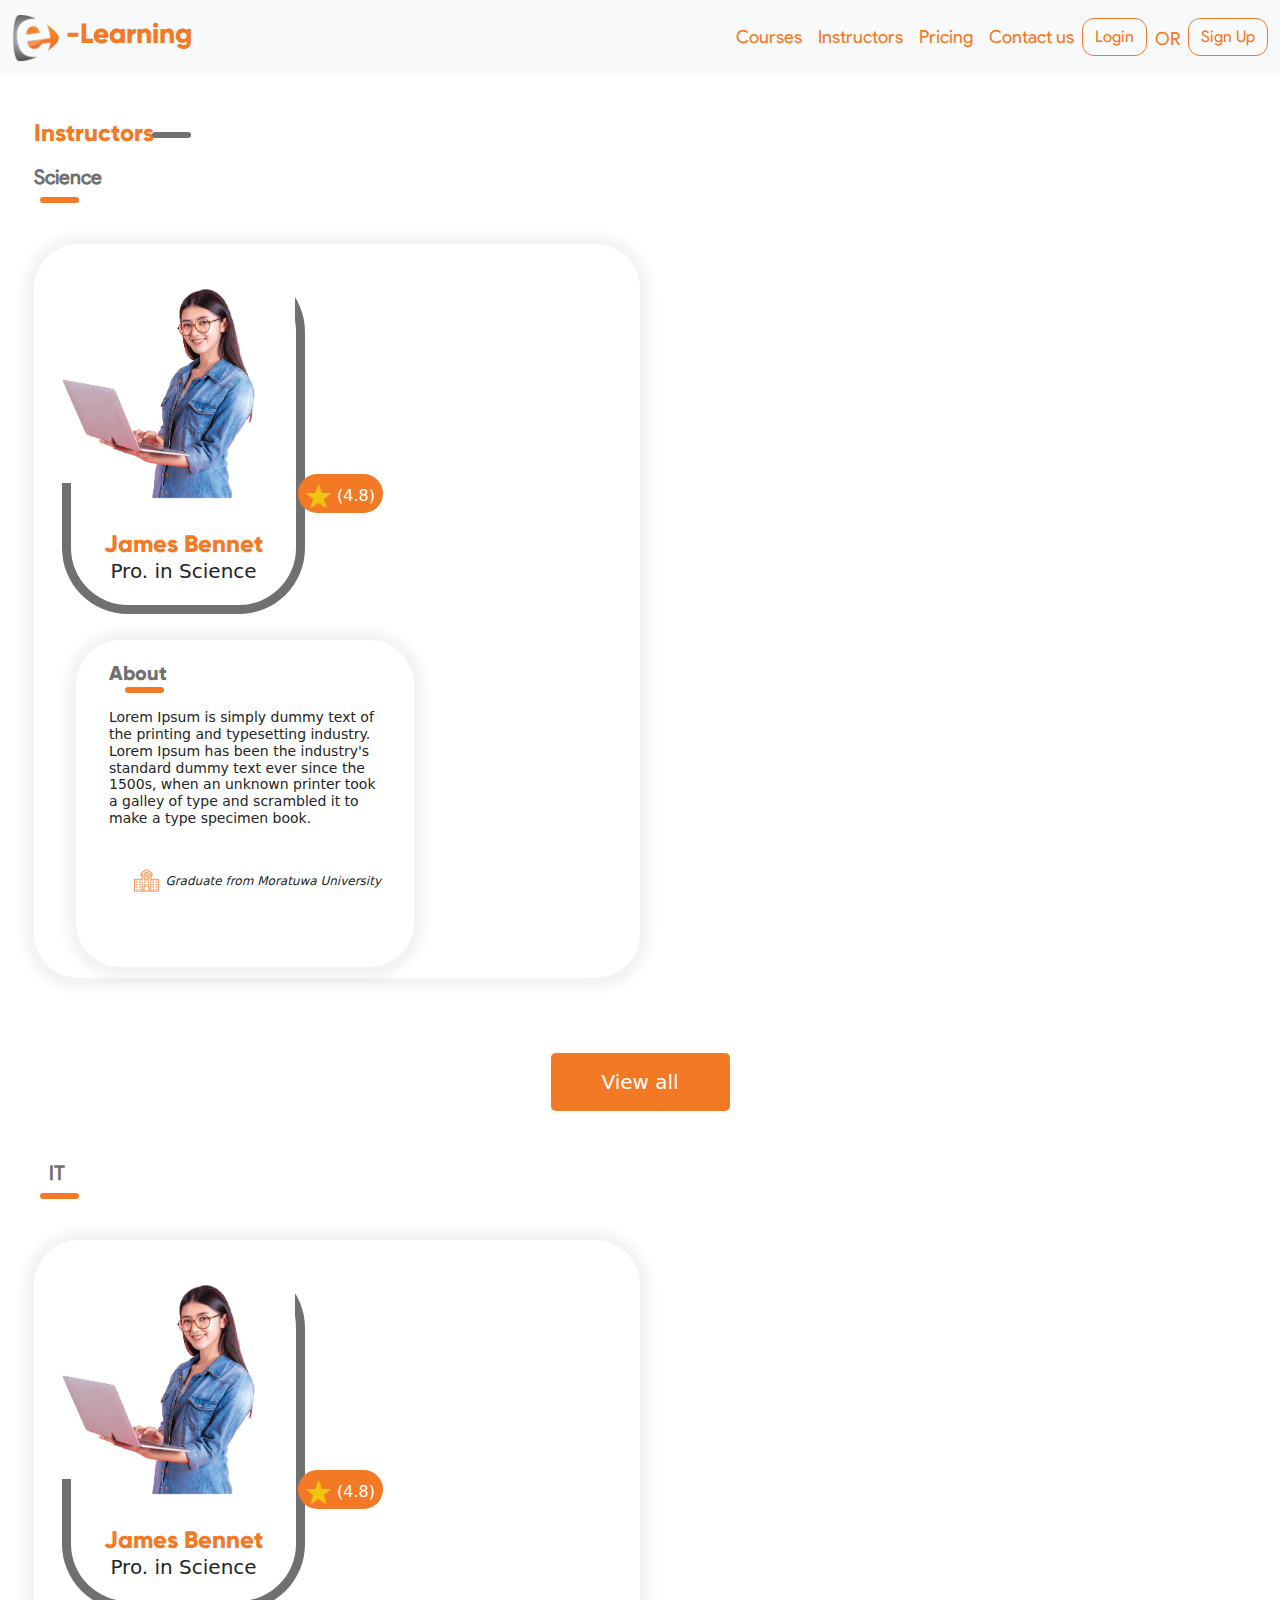
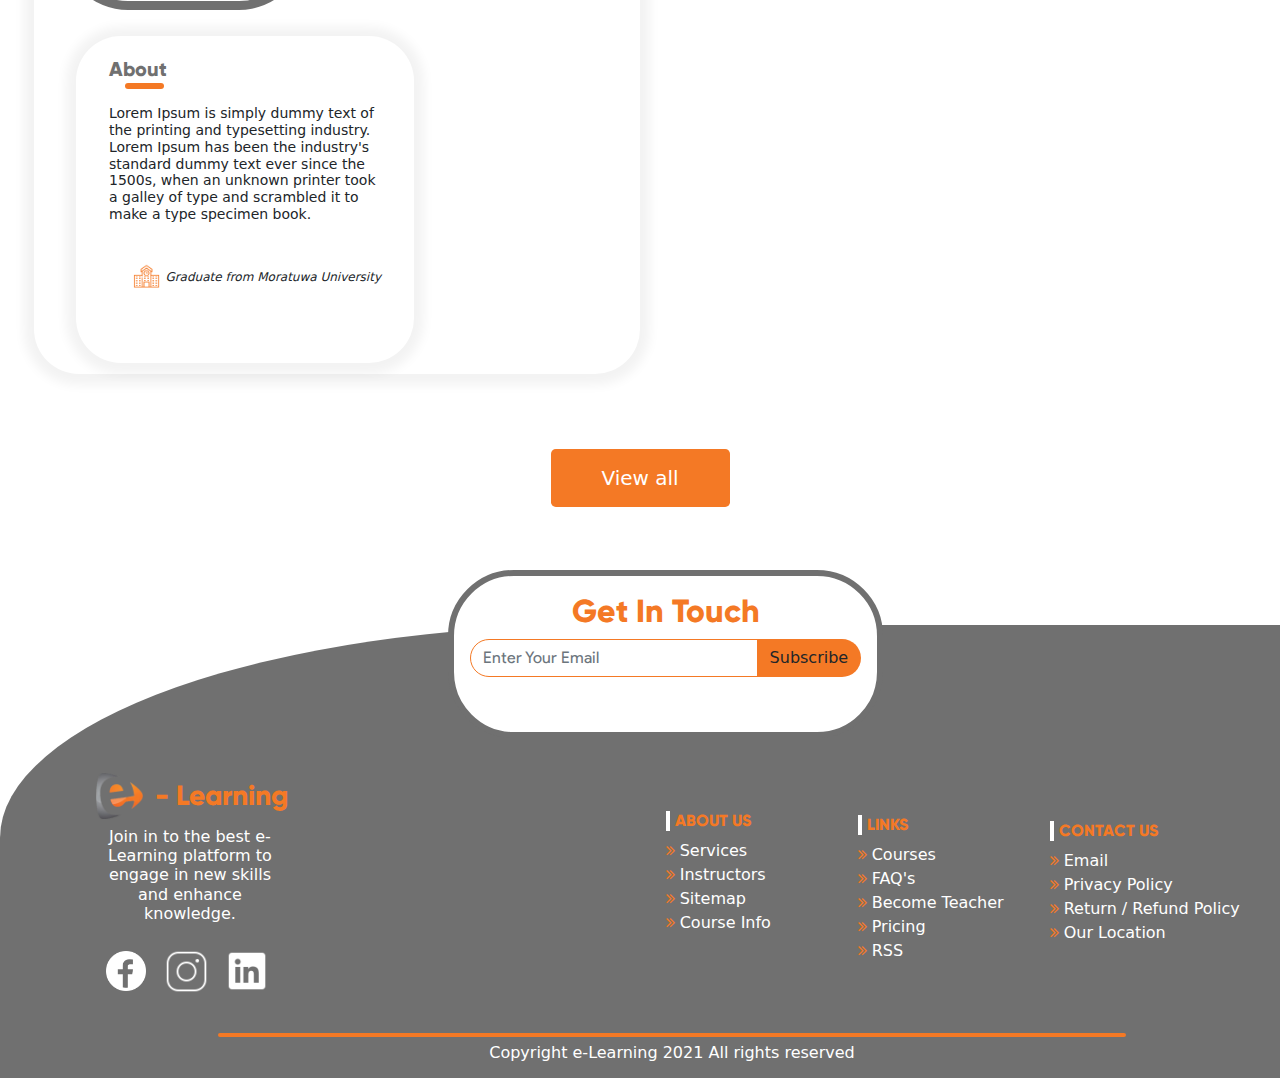
<file: pages/InstructionDetails/Instructor.html>
<!DOCTYPE html>
<html lang="en">
<head>
    <meta charset="UTF-8">
    <title>Instructors</title>
    <meta content="width=device-width, initial-scale=1" name="viewport">
    <link href="https://cdnjs.cloudflare.com/ajax/libs/bootstrap/5.1.1/css/bootstrap.min.css" rel="stylesheet">
    <link href='//netdna.bootstrapcdn.com/font-awesome/4.3.0/css/font-awesome.min.css' rel='stylesheet'/>
    <link href="../../styles/style.css" rel="stylesheet">
    <link href="styles.css" rel="stylesheet">
    <link href="/static/partials/normalize.css" rel="stylesheet">
</head>
<body>
<!--start navbar section-->

<nav class="navbar navbar-expand-lg navbar-light bg-light">
    <div class="container-fluid">
        <a class="navbar-brand" href="../../index.html">
            <img alt="" class="d-inline-block align-text-center" height="48" src="../../static/img/Logo22.png"
                 width="48">
            <span>-Learning</span>
        </a>
        <button aria-controls="navbarSupportedContent" aria-expanded="false" aria-label="Toggle navigation"
                class="navbar-toggler"
                data-bs-target="#navbarSupportedContent" data-bs-toggle="collapse" type="button">
            <span class="navbar-toggler-icon"></span>
        </button>
        <div class="collapse navbar-collapse" id="navbarSupportedContent">
            <ul class="navbar-nav ms-auto mb-2 mb-lg-0">
                <li class="nav-item">
                    <a aria-current="page" class="nav-link active" href="../CoursesDetails/CourseDetails.html"><span>Courses</span></a>
                </li>
                <li class="nav-item">
                    <a class="nav-link" href="/pages/InstructionDetails/Instructor.html"><span>Instructors</span></a>
                </li>
                <li class="nav-item">
                    <a class="nav-link" href="#"><span>Pricing</span></a>
                </li>
                <li class="nav-item">
                    <a class="nav-link" href="#"><span>Contact us</span></a>
                </li>
            </ul>
            <form class="d-flex">
                <button class="btn btn-outline-warning" type="submit">Login</button>
                <span class="mx-2 mt-2"> OR </span>
                <button class="btn btn-outline-warning" type="submit">Sign Up</button>
            </form>
        </div>
    </div>
</nav>
<!--end navbar section-->

<section class="viewPort">
    <div class="row align-items-center" style="padding-top: 7px">
        <h1 class="header h4">Instructors</h1>
        <div class="curveLine"></div>
    </div>
    </div>

    <section class="section-1">
        <section style="padding-bottom: 10px">
            <div>
                <h1 class="h5" style="color: #707070; font-family: ProductSans;font-weight: bold">Science</h1>
                <div class="row justify-content-center curve-div">
                    <div class="curveLine" style="background-color: #f47925"></div>
                </div>
            </div>


            <section class="row teachers-section">
                <div class="image-div">
                    <div class="white-div">
                        <img src="../../static/img/girl1-01.png" class="teacher-img">

                    </div>

                    <div style="width: 100%;margin-top: 47px;">
                        <h1 class="h4 header">James Bennet</h1>
                        <h1 class="h5">Pro. in Science</h1>
                    </div>

                    <div style="position:relative;">
                        <div class="rating align-content-center" style="flex-direction: row">
                            <img src="../../static/img/star-yello.png" class="star">
                            <h1 class="h6" style="display: inline;color: white">(4.8)</h1>
                        </div>
                    </div>
                </div>
                <div class="about-teacher">
                    <div style="padding: 21px">
                        <h1 class="header h5" style="color: #707070">About</h1>
                        <div class="row justify-content-center" style="width: 94px;">
                            <div class="curveLine" style="background-color: #f47925"></div>
                        </div>
                        <h1 class="h6" style="font-size: 14px;margin-top: 16px">Lorem Ipsum is simply dummy text of
                            the printing and typesetting industry. Lorem
                            Ipsum has been the industry's standard dummy text ever since the 1500s, when an unknown
                            printer took a galley of type and scrambled it to make a type specimen book.</h1>
                        <div style="text-align: right;margin-top: 40px;"
                             class="flex-row align-items-center">
                            <img src="../../static/img/campus.png" style="width: 27px">
                            <span style="font-size: 12px; font-style: italic;">Graduate from Moratuwa University</span>
                        </div>
                    </div>
                </div>
            </section>

            <div style="width: 100vw;height: 75px"></div>
            <div style="left: 0;right: 0;margin: auto;width: 179px;
    height: 58px;">
                <button type="button" class="btn btn-lg" style="background-color: #f47925;color: white;width: 100%;height: 100%">View all</button>
            </div>
            <div style="margin-top: 50px">
                <h1 class="h5" style="color: #707070; font-family: ProductSans;font-weight: bold;margin-left: 15px">IT</h1>
                <div class="row justify-content-center curve-div">
                    <div class="curveLine" style="background-color: #f47925"></div>
                </div>
            </div>

            <section class="row teachers-section">
                <div class="image-div">
                    <div class="white-div">
                        <img src="../../static/img/girl1-01.png" class="teacher-img">

                    </div>

                    <div style="width: 100%;margin-top: 47px;">
                        <h1 class="h4 header">James Bennet</h1>
                        <h1 class="h5">Pro. in Science</h1>
                    </div>

                    <div style="position:relative;">
                        <div class="rating align-content-center" style="flex-direction: row">
                            <img src="../../static/img/star-yello.png" class="star">
                            <h1 class="h6" style="display: inline;color: white">(4.8)</h1>
                        </div>
                    </div>
                </div>
                <div class="about-teacher">
                    <div style="padding: 21px">
                        <h1 class="header h5" style="color: #707070">About</h1>
                        <div class="row justify-content-center" style="width: 94px;">
                            <div class="curveLine" style="background-color: #f47925"></div>
                        </div>
                        <h1 class="h6" style="font-size: 14px;margin-top: 16px">Lorem Ipsum is simply dummy text of
                            the printing and typesetting industry. Lorem
                            Ipsum has been the industry's standard dummy text ever since the 1500s, when an unknown
                            printer took a galley of type and scrambled it to make a type specimen book.</h1>
                        <div style="text-align: right;margin-top: 40px;"
                             class="flex-row align-items-center">
                            <img src="../../static/img/campus.png" style="width: 27px">
                            <span style="font-size: 12px; font-style: italic;">Graduate from Moratuwa University</span>
                        </div>
                    </div>
                </div>
            </section>

            <div style="width: 100vw;height: 75px"></div>
            <div style="left: 0;right: 0;margin: auto;width: 179px;
    height: 58px;">
                <button type="button" class="btn btn-lg" style="background-color: #f47925;color: white;width: 100%;height: 100%">View all</button>
            </div>
        </section>
    </section>
</section>


<!-- start footer section-->
<footer class="nb-footer mt-5">
    <div class="card footercard">
        <div class="card-body">
            <h4 class=" fs-2 text-center footer-card-title">Get In Touch</h4>
            <div class="input-group mb-6">
                <input aria-describedby="button-addon2" aria-label="Recipient's username" class="form-control inputsubs"
                       placeholder="Enter Your Email" type="text">
                <button class="btn btn-outline btnsubs" id="button-addon2" type="button">Subscribe</button>
            </div>
        </div>
    </div>

    <div class="logosec">
        <div class="about">
            <img alt="" class="img-responsive center-block footerlogo" src="../../static/img/Logo22.png">
            <h5 class=" fs-3 text-center footer-card-title2"> - Learning</h5>
            <h5 class="text-justify fs-6 footeredsc">Join in to the best e-Learning platform to
                engage in new skills and enhance knowledge.</h5>

            <div class="social-media">
                <ul class="list-inline">
                    <li class="list-inline-item"><a href="https://www.facebook.com/NirvanaClouds/" title=""><img
                            class="imgfb" src="../../static/img/icons8-facebook-circled-90.png"></a></li>
                    <li class="list-inline-item"><a href="https://www.instagram.com/nirvanaclouds/" title=""><img
                            class="imginsta" src="../../static/img/icons8-instagram-logo-100.png"></a></li>
                    <li class="list-inline-item"><a href="https://www.linkedin.com/company/nirvanacloudss/"
                                                    title=""><img class="imgln"
                                                                  src="../../static/img/icons8-linkedin-120.png"></a>
                    </li>
                </ul>
            </div>
        </div>
    </div>

    <div class="footer-info-single1">
        <p class="h2 title">About Us</p>
        <ul class="list-unstyled">
            <li><a href="http://www.nextbootstrap.com/" title=""><i class="fa fa-angle-double-right"></i> Services</a>
            </li>
            <li><a href="http://www.nextbootstrap.com/" title=""><i class="fa fa-angle-double-right"></i>
                Instructors</a></li>
            <li><a href="http://www.nextbootstrap.com/" title=""><i class="fa fa-angle-double-right"></i> Sitemap</a>
            </li>
            <li><a href="http://www.nextbootstrap.com/" title=""><i class="fa fa-angle-double-right"></i> Course
                Info</a></li>
        </ul>
    </div>

    <div class="footer-info-single2">
        <p class="h2 title">Links</p>
        <ul class="list-unstyled">
            <li><a href="http://www.nextbootstrap.com/" title=""><i class="fa fa-angle-double-right"></i> Courses</a>
            </li>
            <li><a href="http://www.nextbootstrap.com/" title=""><i class="fa fa-angle-double-right"></i> FAQ's</a></li>
            <li><a href="http://www.nextbootstrap.com/" title=""><i class="fa fa-angle-double-right"></i> Become Teacher</a>
            </li>
            <li><a href="http://www.nextbootstrap.com/" title=""><i class="fa fa-angle-double-right"></i> Pricing</a>
            </li>
            <li><a href="http://www.nextbootstrap.com/" title=""><i class="fa fa-angle-double-right"></i> RSS</a></li>
        </ul>
    </div>

    <div class="footer-info-single3">
        <p class="h2 title">Contact Us</p>
        <ul class="list-unstyled">
            <li><a href="mailto:https://sales@nirvanaclouds.com/" title=""><i class="fa fa-angle-double-right"></i>
                Email</a></li>
            <li><a href="http://www.nextbootstrap.com/" title=""><i class="fa fa-angle-double-right"></i> Privacy Policy</a>
            </li>
            <li><a href="http://www.nextbootstrap.com/" title=""><i class="fa fa-angle-double-right"></i> Return /
                Refund Policy</a></li>
            <li><a href="http://www.nextbootstrap.com/" title=""><i class="fa fa-angle-double-right"></i> Our
                Location</a></li>
        </ul>
    </div>

    <section class="copyright">
        <div class="container">
            <div class="row">
                <p class=" fs-6 mt-2 text-center gttouch-title">Copyright e-Learning 2021 All rights reserved</p>
            </div>
        </div>
    </section>
</footer>
<!-- end footer section-->
<script src="https://cdnjs.cloudflare.com/ajax/libs/bootstrap/5.1.1/js/bootstrap.bundle.min.js"></script>
</body>
</html>
</file>
<file: styles/style.css>
@font-face {
    font-family: "GilroyExtraBold";
    src: url('../static/fonts/Gilroy-ExtraBold.otf');
}

@font-face {
    font-family: "ProductSans";
    src: url('../static/fonts/ProductSans.ttf');
}

html,
body {
    max-width: 100%;
    overflow-x: hidden;
}

body {
    overflow-y: hidden; /* Hide vertical scrollbar */
    overflow-x: hidden; /* Hide horizontal scrollbar */
}

.navbar-brand span {
    font-family: "GilroyExtraBold";
    font-size: 28px;
    color: #f47925;
}

.nav-link span {
    font-family: "ProductSans";
    font-size: 18px;
    color: #f47925
}

.d-flex button {
    font-family: "ProductSans";
    border-radius: 12px;
    --bs-blue: #0d6efd;
    --bs-indigo: #6610f2;
    --bs-purple: #6f42c1;
    --bs-pink: #d63384;
    --bs-red: #dc3545;
    --bs-orange: #fd7e14;
    --bs-yellow: #ffc107;
    --bs-green: #198754;
    --bs-teal: #20c997;
    --bs-cyan: #0dcaf0;
    --bs-white: #fff;
    --bs-gray: #6c757d;
    --bs-gray-dark: #343a40;
    --bs-primary: #0d6efd;
    --bs-secondary: #6c757d;
    --bs-success: #198754;
    --bs-info: #0dcaf0;
    --bs-warning: #f47925;
    --bs-danger: #dc3545;
    --bs-light: #f8f9fa;
    --bs-dark: #212529;
    --bs-font-sans-serif: system-ui, -apple-system, "Segoe UI", Roboto,
    "Helvetica Neue", Arial, "Noto Sans", "Liberation Sans", sans-serif,
    "Apple Color Emoji", "Segoe UI Emoji", "Segoe UI Symbol", "Noto Color Emoji";
    --bs-font-monospace: SFMono-Regular, Menlo, Monaco, Consolas,
    "Liberation Mono", "Courier New", monospace;
    --bs-gradient: linear-gradient(
            180deg,
            rgba(255, 255, 255, 0.15),
            rgba(255, 255, 255, 0)
    );
}

*,
*::before,
*::after {
    box-sizing: border-box;
}

@media (prefers-reduced-motion: no-preference) {
    :root {
        scroll-behavior: smooth;
    }
}

body {
    margin: 0;
    font-family: var(--bs-font-sans-serif);
    font-size: 1rem;
    font-weight: 400;
    line-height: 1.5;
    color: #212529;
    background-color: #fff;
    -webkit-text-size-adjust: 100%;
    -webkit-tap-highlight-color: rgba(0, 0, 0, 0);
}

hr {
    margin: 1rem 0;
    color: inherit;
    background-color: currentColor;
    border: 0;
    opacity: 0.25;
}

hr:not([size]) {
    height: 1px;
}

h1,
.h1,
h2,
.h2,
h3,
.h3,
h4,
.h4,
h5,
.h5,
h6,
.h6 {
    margin-top: 0;
    margin-bottom: 0.5rem;
    font-weight: 500;
    line-height: 1.2;
}

h1,
.h1 {
    font-size: calc(1.375rem + 1.5vw);
}

@media (min-width: 1200px) {
    h1,
    .h1 {
        font-size: 2.5rem;
    }
}

h2,
.h2 {
    font-size: calc(1.325rem + 0.9vw);
}

@media (min-width: 1200px) {
    h2,
    .h2 {
        font-size: 2rem;
    }
}

h3,
.h3 {
    font-size: calc(1.3rem + 0.6vw);
}

@media (min-width: 1200px) {
    h3,
    .h3 {
        font-size: 1.75rem;
    }
}

h4,
.h4 {
    font-size: calc(1.275rem + 0.3vw);
}

@media (min-width: 1200px) {
    h4,
    .h4 {
        font-size: 1.5rem;
    }
}

h5,
.h5 {
    font-size: 1.25rem;
}

h6,
.h6 {
    font-size: 1rem;
}

p {
    margin-top: 0;
    margin-bottom: 1rem;
}

abbr[title],
abbr[data-bs-original-title] {
    text-decoration: underline dotted;
    cursor: help;
    text-decoration-skip-ink: none;
}

address {
    margin-bottom: 1rem;
    font-style: normal;
    line-height: inherit;
}

ol,
ul {
    padding-left: 2rem;
}

ol,
ul,
dl {
    margin-top: 0;
    margin-bottom: 1rem;
}

ol ol,
ul ul,
ol ul,
ul ol {
    margin-bottom: 0;
}

dt {
    font-weight: 700;
}

dd {
    margin-bottom: 0.5rem;
    margin-left: 0;
}

blockquote {
    margin: 0 0 1rem;
}

b,
strong {
    font-weight: bolder;
}

small,
.small {
    font-size: 0.875em;
}

mark,
.mark {
    padding: 0.2em;
    background-color: #fcf8e3;
}

sub,
sup {
    position: relative;
    font-size: 0.75em;
    line-height: 0;
    vertical-align: baseline;
}

sub {
    bottom: -0.25em;
}

sup {
    top: -0.5em;
}

a {
    color: #0d6efd;
    text-decoration: underline;
}

a:hover {
    color: #0a58ca;
}

a:not([href]):not([class]),
a:not([href]):not([class]):hover {
    color: inherit;
    text-decoration: none;
}

pre,
code,
kbd,
samp {
    font-family: var(--bs-font-monospace);
    font-size: 1em;
    direction: ltr /* rtl:ignore */;
    unicode-bidi: bidi-override;
}

pre {
    display: block;
    margin-top: 0;
    margin-bottom: 1rem;
    overflow: auto;
    font-size: 0.875em;
}

pre code {
    font-size: inherit;
    color: inherit;
    word-break: normal;
}

code {
    font-size: 0.875em;
    color: #d63384;
    word-wrap: break-word;
}

a > code {
    color: inherit;
}

kbd {
    padding: 0.2rem 0.4rem;
    font-size: 0.875em;
    color: #fff;
    background-color: #212529;
    border-radius: 0.2rem;
}

kbd kbd {
    padding: 0;
    font-size: 1em;
    font-weight: 700;
}

figure {
    margin: 0 0 1rem;
}

img,
svg {
    vertical-align: middle;
}

table {
    caption-side: bottom;
    border-collapse: collapse;
}

caption {
    padding-top: 0.5rem;
    padding-bottom: 0.5rem;
    color: #6c757d;
    text-align: left;
}

th {
    text-align: inherit;
    text-align: -webkit-match-parent;
}

thead,
tbody,
tfoot,
tr,
td,
th {
    border-color: inherit;
    border-style: solid;
    border-width: 0;
}

label {
    display: inline-block;
}

button {
    border-radius: 0;
}

button:focus:not(:focus-visible) {
    outline: 0;
}

input,
button,
select,
optgroup,
textarea {
    margin: 0;
    font-family: inherit;
    font-size: inherit;
    line-height: inherit;
}

button,
select {
    text-transform: none;
}

[role="button"] {
    cursor: pointer;
}

select {
    word-wrap: normal;
}

select:disabled {
    opacity: 1;
}

[list]::-webkit-calendar-picker-indicator {
    display: none;
}

button,
[type="button"],
[type="reset"],
[type="submit"] {
    -webkit-appearance: button;
}

button:not(:disabled),
[type="button"]:not(:disabled),
[type="reset"]:not(:disabled),
[type="submit"]:not(:disabled) {
    cursor: pointer;
}

::-moz-focus-inner {
    padding: 0;
    border-style: none;
}

textarea {
    resize: vertical;
}

fieldset {
    min-width: 0;
    padding: 0;
    margin: 0;
    border: 0;
}

legend {
    float: left;
    width: 100%;
    padding: 0;
    margin-bottom: 0.5rem;
    font-size: calc(1.275rem + 0.3vw);
    line-height: inherit;
}

@media (min-width: 1200px) {
    legend {
        font-size: 1.5rem;
    }
}

legend + * {
    clear: left;
}

::-webkit-datetime-edit-fields-wrapper,
::-webkit-datetime-edit-text,
::-webkit-datetime-edit-minute,
::-webkit-datetime-edit-hour-field,
::-webkit-datetime-edit-day-field,
::-webkit-datetime-edit-month-field,
::-webkit-datetime-edit-year-field {
    padding: 0;
}

::-webkit-inner-spin-button {
    height: auto;
}

[type="search"] {
    outline-offset: -2px;
    -webkit-appearance: textfield;
}

::-webkit-search-decoration {
    -webkit-appearance: none;
}

::-webkit-color-swatch-wrapper {
    padding: 0;
}

::file-selector-button {
    font: inherit;
}

::-webkit-file-upload-button {
    font: inherit;
    -webkit-appearance: button;
}

output {
    display: inline-block;
}

iframe {
    border: 0;
}

summary {
    display: list-item;
    cursor: pointer;
}

progress {
    vertical-align: baseline;
}

[hidden] {
    display: none !important;
}

.lead {
    font-size: 1.25rem;
    font-weight: 300;
}

.display-1 {
    font-size: calc(1.625rem + 4.5vw);
    font-weight: 300;
    line-height: 1.2;
}

@media (min-width: 1200px) {
    .display-1 {
        font-size: 5rem;
    }
}

.display-2 {
    font-size: calc(1.575rem + 3.9vw);
    font-weight: 300;
    line-height: 1.2;
}

@media (min-width: 1200px) {
    .display-2 {
        font-size: 4.5rem;
    }
}

.display-3 {
    font-size: calc(1.525rem + 3.3vw);
    font-weight: 300;
    line-height: 1.2;
}

@media (min-width: 1200px) {
    .display-3 {
        font-size: 4rem;
    }
}

.display-4 {
    font-size: calc(1.475rem + 2.7vw);
    font-weight: 300;
    line-height: 1.2;
}

@media (min-width: 1200px) {
    .display-4 {
        font-size: 3.5rem;
    }
}

.display-5 {
    font-size: calc(1.425rem + 2.1vw);
    font-weight: 300;
    line-height: 1.2;
}

@media (min-width: 1200px) {
    .display-5 {
        font-size: 3rem;
    }
}

.display-6 {
    font-size: calc(1.375rem + 1.5vw);
    font-weight: 300;
    line-height: 1.2;
}

@media (min-width: 1200px) {
    .display-6 {
        font-size: 2.5rem;
    }
}

.list-unstyled {
    padding-left: 0;
    list-style: none;
}

.list-inline {
    padding-left: 0;
    list-style: none;
}

.list-inline-item {
    display: inline-block;
}

.list-inline-item:not(:last-child) {
    margin-right: 0.5rem;
}

.initialism {
    font-size: 0.875em;
    text-transform: uppercase;
}

.blockquote {
    margin-bottom: 1rem;
    font-size: 1.25rem;
}

.blockquote > :last-child {
    margin-bottom: 0;
}

.blockquote-footer {
    margin-top: -1rem;
    margin-bottom: 1rem;
    font-size: 0.875em;
    color: #6c757d;
}

.blockquote-footer::before {
    content: "\2014\00A0";
}

.img-fluid {
    max-width: 100%;
    height: auto;
}

.img-thumbnail {
    padding: 0.25rem;
    background-color: #fff;
    border: 1px solid #dee2e6;
    border-radius: 0.25rem;
    max-width: 100%;
    height: auto;
}

.figure {
    display: inline-block;
}

.figure-img {
    margin-bottom: 0.5rem;
    line-height: 1;
}

.figure-caption {
    font-size: 0.875em;
    color: #6c757d;
}

.table {
    --bs-table-bg: rgba(0, 0, 0, 0);
    --bs-table-accent-bg: rgba(0, 0, 0, 0);
    --bs-table-striped-color: #212529;
    --bs-table-striped-bg: rgba(0, 0, 0, 0.05);
    --bs-table-active-color: #212529;
    --bs-table-active-bg: rgba(0, 0, 0, 0.1);
    --bs-table-hover-color: #212529;
    --bs-table-hover-bg: rgba(0, 0, 0, 0.075);
    width: 100%;
    margin-bottom: 1rem;
    color: #212529;
    vertical-align: top;
    border-color: #dee2e6;
}

.table > :not(caption) > * > * {
    padding: 0.5rem 0.5rem;
    background-color: var(--bs-table-bg);
    border-bottom-width: 1px;
    box-shadow: inset 0 0 0 9999px var(--bs-table-accent-bg);
}

.table > tbody {
    vertical-align: inherit;
}

.table > thead {
    vertical-align: bottom;
}

.table > :not(:last-child) > :last-child > * {
    border-bottom-color: currentColor;
}

.caption-top {
    caption-side: top;
}

.table-sm > :not(caption) > * > * {
    padding: 0.25rem 0.25rem;
}

.table-bordered > :not(caption) > * {
    border-width: 1px 0;
}

.table-bordered > :not(caption) > * > * {
    border-width: 0 1px;
}

.table-borderless > :not(caption) > * > * {
    border-bottom-width: 0;
}

.table-striped > tbody > tr:nth-of-type(odd) {
    --bs-table-accent-bg: var(--bs-table-striped-bg);
    color: var(--bs-table-striped-color);
}

.table-active {
    --bs-table-accent-bg: var(--bs-table-active-bg);
    color: var(--bs-table-active-color);
}

.table-hover > tbody > tr:hover {
    --bs-table-accent-bg: var(--bs-table-hover-bg);
    color: var(--bs-table-hover-color);
}

.table-primary {
    --bs-table-bg: #cfe2ff;
    --bs-table-striped-bg: #c5d7f2;
    --bs-table-striped-color: #000;
    --bs-table-active-bg: #bacbe6;
    --bs-table-active-color: #000;
    --bs-table-hover-bg: #bfd1ec;
    --bs-table-hover-color: #000;
    color: #000;
    border-color: #bacbe6;
}

.table-secondary {
    --bs-table-bg: #e2e3e5;
    --bs-table-striped-bg: #d7d8da;
    --bs-table-striped-color: #000;
    --bs-table-active-bg: #cbccce;
    --bs-table-active-color: #000;
    --bs-table-hover-bg: #d1d2d4;
    --bs-table-hover-color: #000;
    color: #000;
    border-color: #cbccce;
}

.table-success {
    --bs-table-bg: #d1e7dd;
    --bs-table-striped-bg: #c7dbd2;
    --bs-table-striped-color: #000;
    --bs-table-active-bg: #bcd0c7;
    --bs-table-active-color: #000;
    --bs-table-hover-bg: #c1d6cc;
    --bs-table-hover-color: #000;
    color: #000;
    border-color: #bcd0c7;
}

.table-info {
    --bs-table-bg: #cff4fc;
    --bs-table-striped-bg: #c5e8ef;
    --bs-table-striped-color: #000;
    --bs-table-active-bg: #badce3;
    --bs-table-active-color: #000;
    --bs-table-hover-bg: #bfe2e9;
    --bs-table-hover-color: #000;
    color: #000;
    border-color: #badce3;
}

.table-warning {
    --bs-table-bg: #fde4d3;
    --bs-table-striped-bg: #f0d9c8;
    --bs-table-striped-color: #000;
    --bs-table-active-bg: #e4cdbe;
    --bs-table-active-color: #000;
    --bs-table-hover-bg: #ead3c3;
    --bs-table-hover-color: #000;
    color: #000;
    border-color: #e4cdbe;
}

.table-danger {
    --bs-table-bg: #f8d7da;
    --bs-table-striped-bg: #eccccf;
    --bs-table-striped-color: #000;
    --bs-table-active-bg: #dfc2c4;
    --bs-table-active-color: #000;
    --bs-table-hover-bg: #e5c7ca;
    --bs-table-hover-color: #000;
    color: #000;
    border-color: #dfc2c4;
}

.table-light {
    --bs-table-bg: #f8f9fa;
    --bs-table-striped-bg: #ecedee;
    --bs-table-striped-color: #000;
    --bs-table-active-bg: #dfe0e1;
    --bs-table-active-color: #000;
    --bs-table-hover-bg: #e5e6e7;
    --bs-table-hover-color: #000;
    color: #000;
    border-color: #dfe0e1;
}

.table-dark {
    --bs-table-bg: #212529;
    --bs-table-striped-bg: #2c3034;
    --bs-table-striped-color: #fff;
    --bs-table-active-bg: #373b3e;
    --bs-table-active-color: #fff;
    --bs-table-hover-bg: #323539;
    --bs-table-hover-color: #fff;
    color: #fff;
    border-color: #373b3e;
}

.table-responsive {
    overflow-x: auto;
    -webkit-overflow-scrolling: touch;
}

@media (max-width: 575.98px) {
    .table-responsive-sm {
        overflow-x: auto;
        -webkit-overflow-scrolling: touch;
    }
}

@media (max-width: 767.98px) {
    .table-responsive-md {
        overflow-x: auto;
        -webkit-overflow-scrolling: touch;
    }
}

@media (max-width: 991.98px) {
    .table-responsive-lg {
        overflow-x: auto;
        -webkit-overflow-scrolling: touch;
    }
}

@media (max-width: 1199.98px) {
    .table-responsive-xl {
        overflow-x: auto;
        -webkit-overflow-scrolling: touch;
    }
}

@media (max-width: 1399.98px) {
    .table-responsive-xxl {
        overflow-x: auto;
        -webkit-overflow-scrolling: touch;
    }
}

.form-label {
    margin-bottom: 0.5rem;
}

.col-form-label {
    padding-top: calc(0.375rem + 1px);
    padding-bottom: calc(0.375rem + 1px);
    margin-bottom: 0;
    font-size: inherit;
    line-height: 1.5;
}

.col-form-label-lg {
    padding-top: calc(0.5rem + 1px);
    padding-bottom: calc(0.5rem + 1px);
    font-size: 1.25rem;
}

.col-form-label-sm {
    padding-top: calc(0.25rem + 1px);
    padding-bottom: calc(0.25rem + 1px);
    font-size: 0.875rem;
}

.form-text {
    margin-top: 0.25rem;
    font-size: 0.875em;
    color: #6c757d;
}

.form-control {
    display: block;
    width: 100%;
    padding: 0.375rem 0.75rem;
    font-size: 1rem;
    font-weight: 400;
    line-height: 1.5;
    color: #212529;
    background-color: #fff;
    background-clip: padding-box;
    border: 1px solid #ced4da;
    appearance: none;
    border-radius: 0.25rem;
    transition: border-color 0.15s ease-in-out, box-shadow 0.15s ease-in-out;
}

@media (prefers-reduced-motion: reduce) {
    .form-control {
        transition: none;
    }
}

.form-control[type="file"] {
    overflow: hidden;
}

.form-control[type="file"]:not(:disabled):not([readonly]) {
    cursor: pointer;
}

.form-control:focus {
    color: #212529;
    background-color: #fff;
    border-color: #86b7fe;
    outline: 0;
    box-shadow: 0 0 0 0.25rem rgba(13, 110, 253, 0.25);
}

.form-control::-webkit-date-and-time-value {
    height: 1.5em;
}

.form-control::placeholder {
    color: #6c757d;
    opacity: 1;
}

.form-control:disabled,
.form-control[readonly] {
    background-color: #e9ecef;
    opacity: 1;
}

.form-control::file-selector-button {
    padding: 0.375rem 0.75rem;
    margin: -0.375rem -0.75rem;
    margin-inline-end: 0.75rem;
    color: #212529;
    background-color: #e9ecef;
    pointer-events: none;
    border-color: inherit;
    border-style: solid;
    border-width: 0;
    border-inline-end-width: 1px;
    border-radius: 0;
    transition: color 0.15s ease-in-out, background-color 0.15s ease-in-out,
    border-color 0.15s ease-in-out, box-shadow 0.15s ease-in-out;
}

@media (prefers-reduced-motion: reduce) {
    .form-control::file-selector-button {
        transition: none;
    }
}

.form-control:hover:not(:disabled):not([readonly])::file-selector-button {
    background-color: #dde0e3;
}

.form-control::-webkit-file-upload-button {
    padding: 0.375rem 0.75rem;
    margin: -0.375rem -0.75rem;
    margin-inline-end: 0.75rem;
    color: #212529;
    background-color: #e9ecef;
    pointer-events: none;
    border-color: inherit;
    border-style: solid;
    border-width: 0;
    border-inline-end-width: 1px;
    border-radius: 0;
    transition: color 0.15s ease-in-out, background-color 0.15s ease-in-out,
    border-color 0.15s ease-in-out, box-shadow 0.15s ease-in-out;
}

@media (prefers-reduced-motion: reduce) {
    .form-control::-webkit-file-upload-button {
        transition: none;
    }
}

.form-control:hover:not(:disabled):not([readonly])::-webkit-file-upload-button {
    background-color: #dde0e3;
}

.form-control-plaintext {
    display: block;
    width: 100%;
    padding: 0.375rem 0;
    margin-bottom: 0;
    line-height: 1.5;
    color: #212529;
    background-color: transparent;
    border: solid transparent;
    border-width: 1px 0;
}

.form-control-plaintext.form-control-sm,
.form-control-plaintext.form-control-lg {
    padding-right: 0;
    padding-left: 0;
}

.form-control-sm {
    min-height: calc(1.5em + 0.5rem + 2px);
    padding: 0.25rem 0.5rem;
    font-size: 0.875rem;
    border-radius: 0.2rem;
}

.form-control-sm::file-selector-button {
    padding: 0.25rem 0.5rem;
    margin: -0.25rem -0.5rem;
    margin-inline-end: 0.5rem;
}

.form-control-sm::-webkit-file-upload-button {
    padding: 0.25rem 0.5rem;
    margin: -0.25rem -0.5rem;
    margin-inline-end: 0.5rem;
}

.form-control-lg {
    min-height: calc(1.5em + 1rem + 2px);
    padding: 0.5rem 1rem;
    font-size: 1.25rem;
    border-radius: 0.3rem;
}

.form-control-lg::file-selector-button {
    padding: 0.5rem 1rem;
    margin: -0.5rem -1rem;
    margin-inline-end: 1rem;
}

.form-control-lg::-webkit-file-upload-button {
    padding: 0.5rem 1rem;
    margin: -0.5rem -1rem;
    margin-inline-end: 1rem;
}

textarea.form-control {
    min-height: calc(1.5em + 0.75rem + 2px);
}

textarea.form-control-sm {
    min-height: calc(1.5em + 0.5rem + 2px);
}

textarea.form-control-lg {
    min-height: calc(1.5em + 1rem + 2px);
}

.form-control-color {
    max-width: 3rem;
    height: auto;
    padding: 0.375rem;
}

.form-control-color:not(:disabled):not([readonly]) {
    cursor: pointer;
}

.form-control-color::-moz-color-swatch {
    height: 1.5em;
    border-radius: 0.25rem;
}

.form-control-color::-webkit-color-swatch {
    height: 1.5em;
    border-radius: 0.25rem;
}

.form-select {
    display: block;
    width: 100%;
    padding: 0.375rem 2.25rem 0.375rem 0.75rem;
    font-size: 1rem;
    font-weight: 400;
    line-height: 1.5;
    color: #212529;
    background-color: #fff;
    background-image: url("data:image/svg+xml,%3csvg xmlns='http://www.w3.org/2000/svg' viewBox='0 0 16 16'%3e%3cpath fill='none' stroke='%23343a40' stroke-linecap='round' stroke-linejoin='round' stroke-width='2' d='M2 5l6 6 6-6'/%3e%3c/svg%3e");
    background-repeat: no-repeat;
    background-position: right 0.75rem center;
    background-size: 16px 12px;
    border: 1px solid #ced4da;
    border-radius: 0.25rem;
    appearance: none;
}

.form-select:focus {
    border-color: #86b7fe;
    outline: 0;
    box-shadow: 0 0 0 0.25rem rgba(13, 110, 253, 0.25);
}

.form-select[multiple],
.form-select[size]:not([size="1"]) {
    padding-right: 0.75rem;
    background-image: none;
}

.form-select:disabled {
    background-color: #e9ecef;
}

.form-select:-moz-focusring {
    color: transparent;
    text-shadow: 0 0 0 #212529;
}

.form-select-sm {
    padding-top: 0.25rem;
    padding-bottom: 0.25rem;
    padding-left: 0.5rem;
    font-size: 0.875rem;
}

.form-select-lg {
    padding-top: 0.5rem;
    padding-bottom: 0.5rem;
    padding-left: 1rem;
    font-size: 1.25rem;
}

.form-check {
    display: block;
    min-height: 1.5rem;
    padding-left: 1.5em;
    margin-bottom: 0.125rem;
}

.form-check .form-check-input {
    float: left;
    margin-left: -1.5em;
}

.form-check-input {
    width: 1em;
    height: 1em;
    margin-top: 0.25em;
    vertical-align: top;
    background-color: #fff;
    background-repeat: no-repeat;
    background-position: center;
    background-size: contain;
    border: 1px solid rgba(0, 0, 0, 0.25);
    appearance: none;
    color-adjust: exact;
}

.form-check-input[type="checkbox"] {
    border-radius: 0.25em;
}

.form-check-input[type="radio"] {
    border-radius: 50%;
}

.form-check-input:active {
    filter: brightness(90%);
}

.form-check-input:focus {
    border-color: #86b7fe;
    outline: 0;
    box-shadow: 0 0 0 0.25rem rgba(13, 110, 253, 0.25);
}

.form-check-input:checked {
    background-color: #0d6efd;
    border-color: #0d6efd;
}

.form-check-input:checked[type="checkbox"] {
    background-image: url("data:image/svg+xml,%3csvg xmlns='http://www.w3.org/2000/svg' viewBox='0 0 20 20'%3e%3cpath fill='none' stroke='%23fff' stroke-linecap='round' stroke-linejoin='round' stroke-width='3' d='M6 10l3 3l6-6'/%3e%3c/svg%3e");
}

.form-check-input:checked[type="radio"] {
    background-image: url("data:image/svg+xml,%3csvg xmlns='http://www.w3.org/2000/svg' viewBox='-4 -4 8 8'%3e%3ccircle r='2' fill='%23fff'/%3e%3c/svg%3e");
}

.form-check-input[type="checkbox"]:indeterminate {
    background-color: #0d6efd;
    border-color: #0d6efd;
    background-image: url("data:image/svg+xml,%3csvg xmlns='http://www.w3.org/2000/svg' viewBox='0 0 20 20'%3e%3cpath fill='none' stroke='%23fff' stroke-linecap='round' stroke-linejoin='round' stroke-width='3' d='M6 10h8'/%3e%3c/svg%3e");
}

.form-check-input:disabled {
    pointer-events: none;
    filter: none;
    opacity: 0.5;
}

.form-check-input[disabled] ~ .form-check-label,
.form-check-input:disabled ~ .form-check-label {
    opacity: 0.5;
}

.form-switch {
    padding-left: 2.5em;
}

.form-switch .form-check-input {
    width: 2em;
    margin-left: -2.5em;
    background-image: url("data:image/svg+xml,%3csvg xmlns='http://www.w3.org/2000/svg' viewBox='-4 -4 8 8'%3e%3ccircle r='3' fill='rgba%280,0,0,0.25%29'/%3e%3c/svg%3e");
    background-position: left center;
    border-radius: 2em;
    transition: background-position 0.15s ease-in-out;
}

@media (prefers-reduced-motion: reduce) {
    .form-switch .form-check-input {
        transition: none;
    }
}

.form-switch .form-check-input:focus {
    background-image: url("data:image/svg+xml,%3csvg xmlns='http://www.w3.org/2000/svg' viewBox='-4 -4 8 8'%3e%3ccircle r='3' fill='%2386b7fe'/%3e%3c/svg%3e");
}

.form-switch .form-check-input:checked {
    background-position: right center;
    background-image: url("data:image/svg+xml,%3csvg xmlns='http://www.w3.org/2000/svg' viewBox='-4 -4 8 8'%3e%3ccircle r='3' fill='%23fff'/%3e%3c/svg%3e");
}

.form-check-inline {
    display: inline-block;
    margin-right: 1rem;
}

.btn-check {
    position: absolute;
    clip: rect(0, 0, 0, 0);
    pointer-events: none;
}

.btn-check[disabled] + .btn,
.btn-check:disabled + .btn {
    pointer-events: none;
    filter: none;
    opacity: 0.65;
}

.form-range {
    width: 100%;
    height: 1.5rem;
    padding: 0;
    background-color: transparent;
    appearance: none;
}

.form-range:focus {
    outline: 0;
}

.form-range:focus::-webkit-slider-thumb {
    box-shadow: 0 0 0 1px #fff, 0 0 0 0.25rem rgba(13, 110, 253, 0.25);
}

.form-range:focus::-moz-range-thumb {
    box-shadow: 0 0 0 1px #fff, 0 0 0 0.25rem rgba(13, 110, 253, 0.25);
}

.form-range::-moz-focus-outer {
    border: 0;
}

.form-range::-webkit-slider-thumb {
    width: 1rem;
    height: 1rem;
    margin-top: -0.25rem;
    background-color: #0d6efd;
    border: 0;
    border-radius: 1rem;
    transition: background-color 0.15s ease-in-out, border-color 0.15s ease-in-out,
    box-shadow 0.15s ease-in-out;
    appearance: none;
}

@media (prefers-reduced-motion: reduce) {
    .form-range::-webkit-slider-thumb {
        transition: none;
    }
}

.form-range::-webkit-slider-thumb:active {
    background-color: #b6d4fe;
}

.form-range::-webkit-slider-runnable-track {
    width: 100%;
    height: 0.5rem;
    color: transparent;
    cursor: pointer;
    background-color: #dee2e6;
    border-color: transparent;
    border-radius: 1rem;
}

.form-range::-moz-range-thumb {
    width: 1rem;
    height: 1rem;
    background-color: #0d6efd;
    border: 0;
    border-radius: 1rem;
    transition: background-color 0.15s ease-in-out, border-color 0.15s ease-in-out,
    box-shadow 0.15s ease-in-out;
    appearance: none;
}

@media (prefers-reduced-motion: reduce) {
    .form-range::-moz-range-thumb {
        transition: none;
    }
}

.form-range::-moz-range-thumb:active {
    background-color: #b6d4fe;
}

.form-range::-moz-range-track {
    width: 100%;
    height: 0.5rem;
    color: transparent;
    cursor: pointer;
    background-color: #dee2e6;
    border-color: transparent;
    border-radius: 1rem;
}

.form-range:disabled {
    pointer-events: none;
}

.form-range:disabled::-webkit-slider-thumb {
    background-color: #adb5bd;
}

.form-range:disabled::-moz-range-thumb {
    background-color: #adb5bd;
}

.form-floating {
    position: relative;
}

.form-floating > .form-control,
.form-floating > .form-select {
    height: calc(3.5rem + 2px);
    padding: 1rem 0.75rem;
}

.form-floating > label {
    position: absolute;
    top: 0;
    left: 0;
    height: 100%;
    padding: 1rem 0.75rem;
    pointer-events: none;
    border: 1px solid transparent;
    transform-origin: 0 0;
    transition: opacity 0.1s ease-in-out, transform 0.1s ease-in-out;
}

@media (prefers-reduced-motion: reduce) {
    .form-floating > label {
        transition: none;
    }
}

.form-floating > .form-control::placeholder {
    color: transparent;
}

.form-floating > .form-control:focus,
.form-floating > .form-control:not(:placeholder-shown) {
    padding-top: 1.625rem;
    padding-bottom: 0.625rem;
}

.form-floating > .form-control:-webkit-autofill {
    padding-top: 1.625rem;
    padding-bottom: 0.625rem;
}

.form-floating > .form-select {
    padding-top: 1.625rem;
    padding-bottom: 0.625rem;
}

.form-floating > .form-control:focus ~ label,
.form-floating > .form-control:not(:placeholder-shown) ~ label,
.form-floating > .form-select ~ label {
    opacity: 0.65;
    transform: scale(0.85) translateY(-0.5rem) translateX(0.15rem);
}

.form-floating > .form-control:-webkit-autofill ~ label {
    opacity: 0.65;
    transform: scale(0.85) translateY(-0.5rem) translateX(0.15rem);
}

.input-group {
    position: relative;
    display: flex;
    flex-wrap: wrap;
    align-items: stretch;
    width: 100%;
}

.input-group > .form-control,
.input-group > .form-select {
    position: relative;
    flex: 1 1 auto;
    width: 1%;
    min-width: 0;
}

.input-group > .form-control:focus,
.input-group > .form-select:focus {
    z-index: 3;
}

.input-group .btn {
    position: relative;
    z-index: 2;
}

.input-group .btn:focus {
    z-index: 3;
}

.input-group-text {
    display: flex;
    align-items: center;
    padding: 0.375rem 0.75rem;
    font-size: 1rem;
    font-weight: 400;
    line-height: 1.5;
    color: #212529;
    text-align: center;
    white-space: nowrap;
    background-color: #e9ecef;
    border: 1px solid #ced4da;
    border-radius: 0.25rem;
}

.input-group-lg > .form-control,
.input-group-lg > .form-select,
.input-group-lg > .input-group-text,
.input-group-lg > .btn {
    padding: 0.5rem 1rem;
    font-size: 1.25rem;
    border-radius: 0.3rem;
}

.input-group-sm > .form-control,
.input-group-sm > .form-select,
.input-group-sm > .input-group-text,
.input-group-sm > .btn {
    padding: 0.25rem 0.5rem;
    font-size: 0.875rem;
    border-radius: 0.2rem;
}

.input-group-lg > .form-select,
.input-group-sm > .form-select {
    padding-right: 3rem;
}

.input-group:not(.has-validation)
> :not(:last-child):not(.dropdown-toggle):not(.dropdown-menu),
.input-group:not(.has-validation) > .dropdown-toggle:nth-last-child(n + 3) {
    border-top-right-radius: 0;
    border-bottom-right-radius: 0;
}

.input-group.has-validation
> :nth-last-child(n + 3):not(.dropdown-toggle):not(.dropdown-menu),
.input-group.has-validation > .dropdown-toggle:nth-last-child(n + 4) {
    border-top-right-radius: 0;
    border-bottom-right-radius: 0;
}

.input-group
> :not(:first-child):not(.dropdown-menu):not(.valid-tooltip):not(.valid-feedback):not(.invalid-tooltip):not(.invalid-feedback) {
    margin-left: -1px;
    border-top-left-radius: 0;
    border-bottom-left-radius: 0;
}

.valid-feedback {
    display: none;
    width: 100%;
    margin-top: 0.25rem;
    font-size: 0.875em;
    color: #198754;
}

.valid-tooltip {
    position: absolute;
    top: 100%;
    z-index: 5;
    display: none;
    max-width: 100%;
    padding: 0.25rem 0.5rem;
    margin-top: 0.1rem;
    font-size: 0.875rem;
    color: #fff;
    background-color: rgba(25, 135, 84, 0.9);
    border-radius: 0.25rem;
}

.was-validated :valid ~ .valid-feedback,
.was-validated :valid ~ .valid-tooltip,
.is-valid ~ .valid-feedback,
.is-valid ~ .valid-tooltip {
    display: block;
}

.was-validated .form-control:valid,
.form-control.is-valid {
    border-color: #198754;
    padding-right: calc(1.5em + 0.75rem);
    background-image: url("data:image/svg+xml,%3csvg xmlns='http://www.w3.org/2000/svg' viewBox='0 0 8 8'%3e%3cpath fill='%23198754' d='M2.3 6.73L.6 4.53c-.4-1.04.46-1.4 1.1-.8l1.1 1.4 3.4-3.8c.6-.63 1.6-.27 1.2.7l-4 4.6c-.43.5-.8.4-1.1.1z'/%3e%3c/svg%3e");
    background-repeat: no-repeat;
    background-position: right calc(0.375em + 0.1875rem) center;
    background-size: calc(0.75em + 0.375rem) calc(0.75em + 0.375rem);
}

.was-validated .form-control:valid:focus,
.form-control.is-valid:focus {
    border-color: #198754;
    box-shadow: 0 0 0 0.25rem rgba(25, 135, 84, 0.25);
}

.was-validated textarea.form-control:valid,
textarea.form-control.is-valid {
    padding-right: calc(1.5em + 0.75rem);
    background-position: top calc(0.375em + 0.1875rem) right calc(0.375em + 0.1875rem);
}

.was-validated .form-select:valid,
.form-select.is-valid {
    border-color: #198754;
}

.was-validated .form-select:valid:not([multiple]):not([size]),
.was-validated .form-select:valid:not([multiple])[size="1"],
.form-select.is-valid:not([multiple]):not([size]),
.form-select.is-valid:not([multiple])[size="1"] {
    padding-right: 4.125rem;
    background-image: url("data:image/svg+xml,%3csvg xmlns='http://www.w3.org/2000/svg' viewBox='0 0 16 16'%3e%3cpath fill='none' stroke='%23343a40' stroke-linecap='round' stroke-linejoin='round' stroke-width='2' d='M2 5l6 6 6-6'/%3e%3c/svg%3e"),
    url("data:image/svg+xml,%3csvg xmlns='http://www.w3.org/2000/svg' viewBox='0 0 8 8'%3e%3cpath fill='%23198754' d='M2.3 6.73L.6 4.53c-.4-1.04.46-1.4 1.1-.8l1.1 1.4 3.4-3.8c.6-.63 1.6-.27 1.2.7l-4 4.6c-.43.5-.8.4-1.1.1z'/%3e%3c/svg%3e");
    background-position: right 0.75rem center, center right 2.25rem;
    background-size: 16px 12px, calc(0.75em + 0.375rem) calc(0.75em + 0.375rem);
}

.was-validated .form-select:valid:focus,
.form-select.is-valid:focus {
    border-color: #198754;
    box-shadow: 0 0 0 0.25rem rgba(25, 135, 84, 0.25);
}

.was-validated .form-check-input:valid,
.form-check-input.is-valid {
    border-color: #198754;
}

.was-validated .form-check-input:valid:checked,
.form-check-input.is-valid:checked {
    background-color: #198754;
}

.was-validated .form-check-input:valid:focus,
.form-check-input.is-valid:focus {
    box-shadow: 0 0 0 0.25rem rgba(25, 135, 84, 0.25);
}

.was-validated .form-check-input:valid ~ .form-check-label,
.form-check-input.is-valid ~ .form-check-label {
    color: #198754;
}

.form-check-inline .form-check-input ~ .valid-feedback {
    margin-left: 0.5em;
}

.was-validated .input-group .form-control:valid,
.input-group .form-control.is-valid,
.was-validated .input-group .form-select:valid,
.input-group .form-select.is-valid {
    z-index: 1;
}

.was-validated .input-group .form-control:valid:focus,
.input-group .form-control.is-valid:focus,
.was-validated .input-group .form-select:valid:focus,
.input-group .form-select.is-valid:focus {
    z-index: 3;
}

.invalid-feedback {
    display: none;
    width: 100%;
    margin-top: 0.25rem;
    font-size: 0.875em;
    color: #dc3545;
}

.invalid-tooltip {
    position: absolute;
    top: 100%;
    z-index: 5;
    display: none;
    max-width: 100%;
    padding: 0.25rem 0.5rem;
    margin-top: 0.1rem;
    font-size: 0.875rem;
    color: #fff;
    background-color: rgba(220, 53, 69, 0.9);
    border-radius: 0.25rem;
}

.was-validated :invalid ~ .invalid-feedback,
.was-validated :invalid ~ .invalid-tooltip,
.is-invalid ~ .invalid-feedback,
.is-invalid ~ .invalid-tooltip {
    display: block;
}

.was-validated .form-control:invalid,
.form-control.is-invalid {
    border-color: #dc3545;
    padding-right: calc(1.5em + 0.75rem);
    background-image: url("data:image/svg+xml,%3csvg xmlns='http://www.w3.org/2000/svg' viewBox='0 0 12 12' width='12' height='12' fill='none' stroke='%23dc3545'%3e%3ccircle cx='6' cy='6' r='4.5'/%3e%3cpath stroke-linejoin='round' d='M5.8 3.6h.4L6 6.5z'/%3e%3ccircle cx='6' cy='8.2' r='.6' fill='%23dc3545' stroke='none'/%3e%3c/svg%3e");
    background-repeat: no-repeat;
    background-position: right calc(0.375em + 0.1875rem) center;
    background-size: calc(0.75em + 0.375rem) calc(0.75em + 0.375rem);
}

.was-validated .form-control:invalid:focus,
.form-control.is-invalid:focus {
    border-color: #dc3545;
    box-shadow: 0 0 0 0.25rem rgba(220, 53, 69, 0.25);
}

.was-validated textarea.form-control:invalid,
textarea.form-control.is-invalid {
    padding-right: calc(1.5em + 0.75rem);
    background-position: top calc(0.375em + 0.1875rem) right calc(0.375em + 0.1875rem);
}

.was-validated .form-select:invalid,
.form-select.is-invalid {
    border-color: #dc3545;
}

.was-validated .form-select:invalid:not([multiple]):not([size]),
.was-validated .form-select:invalid:not([multiple])[size="1"],
.form-select.is-invalid:not([multiple]):not([size]),
.form-select.is-invalid:not([multiple])[size="1"] {
    padding-right: 4.125rem;
    background-image: url("data:image/svg+xml,%3csvg xmlns='http://www.w3.org/2000/svg' viewBox='0 0 16 16'%3e%3cpath fill='none' stroke='%23343a40' stroke-linecap='round' stroke-linejoin='round' stroke-width='2' d='M2 5l6 6 6-6'/%3e%3c/svg%3e"),
    url("data:image/svg+xml,%3csvg xmlns='http://www.w3.org/2000/svg' viewBox='0 0 12 12' width='12' height='12' fill='none' stroke='%23dc3545'%3e%3ccircle cx='6' cy='6' r='4.5'/%3e%3cpath stroke-linejoin='round' d='M5.8 3.6h.4L6 6.5z'/%3e%3ccircle cx='6' cy='8.2' r='.6' fill='%23dc3545' stroke='none'/%3e%3c/svg%3e");
    background-position: right 0.75rem center, center right 2.25rem;
    background-size: 16px 12px, calc(0.75em + 0.375rem) calc(0.75em + 0.375rem);
}

.was-validated .form-select:invalid:focus,
.form-select.is-invalid:focus {
    border-color: #dc3545;
    box-shadow: 0 0 0 0.25rem rgba(220, 53, 69, 0.25);
}

.was-validated .form-check-input:invalid,
.form-check-input.is-invalid {
    border-color: #dc3545;
}

.was-validated .form-check-input:invalid:checked,
.form-check-input.is-invalid:checked {
    background-color: #dc3545;
}

.was-validated .form-check-input:invalid:focus,
.form-check-input.is-invalid:focus {
    box-shadow: 0 0 0 0.25rem rgba(220, 53, 69, 0.25);
}

.was-validated .form-check-input:invalid ~ .form-check-label,
.form-check-input.is-invalid ~ .form-check-label {
    color: #dc3545;
}

.form-check-inline .form-check-input ~ .invalid-feedback {
    margin-left: 0.5em;
}

.was-validated .input-group .form-control:invalid,
.input-group .form-control.is-invalid,
.was-validated .input-group .form-select:invalid,
.input-group .form-select.is-invalid {
    z-index: 2;
}

.was-validated .input-group .form-control:invalid:focus,
.input-group .form-control.is-invalid:focus,
.was-validated .input-group .form-select:invalid:focus,
.input-group .form-select.is-invalid:focus {
    z-index: 3;
}

.btn {
    display: inline-block;
    font-weight: 400;
    line-height: 1.5;
    color: #212529;
    text-align: center;
    text-decoration: none;
    vertical-align: middle;
    cursor: pointer;
    user-select: none;
    background-color: transparent;
    border: 1px solid transparent;
    padding: 0.375rem 0.75rem;
    font-size: 1rem;
    border-radius: 0.25rem;
    transition: color 0.15s ease-in-out, background-color 0.15s ease-in-out,
    border-color 0.15s ease-in-out, box-shadow 0.15s ease-in-out;
}

@media (prefers-reduced-motion: reduce) {
    .btn {
        transition: none;
    }
}

.btn:hover {
    color: #212529;
}

.btn-check:focus + .btn,
.btn:focus {
    outline: 0;
    box-shadow: 0 0 0 0.25rem rgba(13, 110, 253, 0.25);
}

.btn:disabled,
.btn.disabled,
fieldset:disabled .btn {
    pointer-events: none;
    opacity: 0.65;
}

.btn-primary {
    color: #fff;
    background-color: #0d6efd;
    border-color: #0d6efd;
}

.btn-primary:hover {
    color: #fff;
    background-color: #0b5ed7;
    border-color: #0a58ca;
}

.btn-check:focus + .btn-primary,
.btn-primary:focus {
    color: #fff;
    background-color: #0b5ed7;
    border-color: #0a58ca;
    box-shadow: 0 0 0 0.25rem rgba(49, 132, 253, 0.5);
}

.btn-check:checked + .btn-primary,
.btn-check:active + .btn-primary,
.btn-primary:active,
.btn-primary.active,
.show > .btn-primary.dropdown-toggle {
    color: #fff;
    background-color: #0a58ca;
    border-color: #0a53be;
}

.btn-check:checked + .btn-primary:focus,
.btn-check:active + .btn-primary:focus,
.btn-primary:active:focus,
.btn-primary.active:focus,
.show > .btn-primary.dropdown-toggle:focus {
    box-shadow: 0 0 0 0.25rem rgba(49, 132, 253, 0.5);
}

.btn-primary:disabled,
.btn-primary.disabled {
    color: #fff;
    background-color: #0d6efd;
    border-color: #0d6efd;
}

.btn-secondary {
    color: #fff;
    background-color: #6c757d;
    border-color: #6c757d;
}

.btn-secondary:hover {
    color: #fff;
    background-color: #5c636a;
    border-color: #565e64;
}

.btn-check:focus + .btn-secondary,
.btn-secondary:focus {
    color: #fff;
    background-color: #5c636a;
    border-color: #565e64;
    box-shadow: 0 0 0 0.25rem rgba(130, 138, 145, 0.5);
}

.btn-check:checked + .btn-secondary,
.btn-check:active + .btn-secondary,
.btn-secondary:active,
.btn-secondary.active,
.show > .btn-secondary.dropdown-toggle {
    color: #fff;
    background-color: #565e64;
    border-color: #51585e;
}

.btn-check:checked + .btn-secondary:focus,
.btn-check:active + .btn-secondary:focus,
.btn-secondary:active:focus,
.btn-secondary.active:focus,
.show > .btn-secondary.dropdown-toggle:focus {
    box-shadow: 0 0 0 0.25rem rgba(130, 138, 145, 0.5);
}

.btn-secondary:disabled,
.btn-secondary.disabled {
    color: #fff;
    background-color: #6c757d;
    border-color: #6c757d;
}

.btn-success {
    color: #fff;
    background-color: #198754;
    border-color: #198754;
}

.btn-success:hover {
    color: #fff;
    background-color: #157347;
    border-color: #146c43;
}

.btn-check:focus + .btn-success,
.btn-success:focus {
    color: #fff;
    background-color: #157347;
    border-color: #146c43;
    box-shadow: 0 0 0 0.25rem rgba(60, 153, 110, 0.5);
}

.btn-check:checked + .btn-success,
.btn-check:active + .btn-success,
.btn-success:active,
.btn-success.active,
.show > .btn-success.dropdown-toggle {
    color: #fff;
    background-color: #146c43;
    border-color: #13653f;
}

.btn-check:checked + .btn-success:focus,
.btn-check:active + .btn-success:focus,
.btn-success:active:focus,
.btn-success.active:focus,
.show > .btn-success.dropdown-toggle:focus {
    box-shadow: 0 0 0 0.25rem rgba(60, 153, 110, 0.5);
}

.btn-success:disabled,
.btn-success.disabled {
    color: #fff;
    background-color: #198754;
    border-color: #198754;
}

.btn-info {
    color: #000;
    background-color: #0dcaf0;
    border-color: #0dcaf0;
}

.btn-info:hover {
    color: #000;
    background-color: #31d2f2;
    border-color: #25cff2;
}

.btn-check:focus + .btn-info,
.btn-info:focus {
    color: #000;
    background-color: #31d2f2;
    border-color: #25cff2;
    box-shadow: 0 0 0 0.25rem rgba(11, 172, 204, 0.5);
}

.btn-check:checked + .btn-info,
.btn-check:active + .btn-info,
.btn-info:active,
.btn-info.active,
.show > .btn-info.dropdown-toggle {
    color: #000;
    background-color: #3dd5f3;
    border-color: #25cff2;
}

.btn-check:checked + .btn-info:focus,
.btn-check:active + .btn-info:focus,
.btn-info:active:focus,
.btn-info.active:focus,
.show > .btn-info.dropdown-toggle:focus {
    box-shadow: 0 0 0 0.25rem rgba(11, 172, 204, 0.5);
}

.btn-info:disabled,
.btn-info.disabled {
    color: #000;
    background-color: #0dcaf0;
    border-color: #0dcaf0;
}

.btn-warning {
    color: #000;
    background-color: #f47925;
    border-color: #f47925;
}

.btn-warning:hover {
    color: #000;
    background-color: #f68d46;
    border-color: #f5863b;
}

.btn-check:focus + .btn-warning,
.btn-warning:focus {
    color: #000;
    background-color: #f68d46;
    border-color: #f5863b;
    box-shadow: 0 0 0 0.25rem rgba(207, 103, 31, 0.5);
}

.btn-check:checked + .btn-warning,
.btn-check:active + .btn-warning,
.btn-warning:active,
.btn-warning.active,
.show > .btn-warning.dropdown-toggle {
    color: #000;
    background-color: #f69451;
    border-color: #f5863b;
}

.btn-check:checked + .btn-warning:focus,
.btn-check:active + .btn-warning:focus,
.btn-warning:active:focus,
.btn-warning.active:focus,
.show > .btn-warning.dropdown-toggle:focus {
    box-shadow: 0 0 0 0.25rem rgba(207, 103, 31, 0.5);
}

.btn-warning:disabled,
.btn-warning.disabled {
    color: #000;
    background-color: #f47925;
    border-color: #f47925;
}

.btn-danger {
    color: #fff;
    background-color: #dc3545;
    border-color: #dc3545;
}

.btn-danger:hover {
    color: #fff;
    background-color: #bb2d3b;
    border-color: #b02a37;
}

.btn-check:focus + .btn-danger,
.btn-danger:focus {
    color: #fff;
    background-color: #bb2d3b;
    border-color: #b02a37;
    box-shadow: 0 0 0 0.25rem rgba(225, 83, 97, 0.5);
}

.btn-check:checked + .btn-danger,
.btn-check:active + .btn-danger,
.btn-danger:active,
.btn-danger.active,
.show > .btn-danger.dropdown-toggle {
    color: #fff;
    background-color: #b02a37;
    border-color: #a52834;
}

.btn-check:checked + .btn-danger:focus,
.btn-check:active + .btn-danger:focus,
.btn-danger:active:focus,
.btn-danger.active:focus,
.show > .btn-danger.dropdown-toggle:focus {
    box-shadow: 0 0 0 0.25rem rgba(225, 83, 97, 0.5);
}

.btn-danger:disabled,
.btn-danger.disabled {
    color: #fff;
    background-color: #dc3545;
    border-color: #dc3545;
}

.btn-light {
    color: #000;
    background-color: #f8f9fa;
    border-color: #f8f9fa;
}

.btn-light:hover {
    color: #000;
    background-color: #f9fafb;
    border-color: #f9fafb;
}

.btn-check:focus + .btn-light,
.btn-light:focus {
    color: #000;
    background-color: #f9fafb;
    border-color: #f9fafb;
    box-shadow: 0 0 0 0.25rem rgba(211, 212, 213, 0.5);
}

.btn-check:checked + .btn-light,
.btn-check:active + .btn-light,
.btn-light:active,
.btn-light.active,
.show > .btn-light.dropdown-toggle {
    color: #000;
    background-color: #f9fafb;
    border-color: #f9fafb;
}

.btn-check:checked + .btn-light:focus,
.btn-check:active + .btn-light:focus,
.btn-light:active:focus,
.btn-light.active:focus,
.show > .btn-light.dropdown-toggle:focus {
    box-shadow: 0 0 0 0.25rem rgba(211, 212, 213, 0.5);
}

.btn-light:disabled,
.btn-light.disabled {
    color: #000;
    background-color: #f8f9fa;
    border-color: #f8f9fa;
}

.btn-dark {
    color: #fff;
    background-color: #212529;
    border-color: #212529;
}

.btn-dark:hover {
    color: #fff;
    background-color: #1c1f23;
    border-color: #1a1e21;
}

.btn-check:focus + .btn-dark,
.btn-dark:focus {
    color: #fff;
    background-color: #1c1f23;
    border-color: #1a1e21;
    box-shadow: 0 0 0 0.25rem rgba(66, 70, 73, 0.5);
}

.btn-check:checked + .btn-dark,
.btn-check:active + .btn-dark,
.btn-dark:active,
.btn-dark.active,
.show > .btn-dark.dropdown-toggle {
    color: #fff;
    background-color: #1a1e21;
    border-color: #191c1f;
}

.btn-check:checked + .btn-dark:focus,
.btn-check:active + .btn-dark:focus,
.btn-dark:active:focus,
.btn-dark.active:focus,
.show > .btn-dark.dropdown-toggle:focus {
    box-shadow: 0 0 0 0.25rem rgba(66, 70, 73, 0.5);
}

.btn-dark:disabled,
.btn-dark.disabled {
    color: #fff;
    background-color: #212529;
    border-color: #212529;
}

.btn-outline-primary {
    color: #0d6efd;
    border-color: #0d6efd;
}

.btn-outline-primary:hover {
    color: #fff;
    background-color: #0d6efd;
    border-color: #0d6efd;
}

.btn-check:focus + .btn-outline-primary,
.btn-outline-primary:focus {
    box-shadow: 0 0 0 0.25rem rgba(13, 110, 253, 0.5);
}

.btn-check:checked + .btn-outline-primary,
.btn-check:active + .btn-outline-primary,
.btn-outline-primary:active,
.btn-outline-primary.active,
.btn-outline-primary.dropdown-toggle.show {
    color: #fff;
    background-color: #0d6efd;
    border-color: #0d6efd;
}

.btn-check:checked + .btn-outline-primary:focus,
.btn-check:active + .btn-outline-primary:focus,
.btn-outline-primary:active:focus,
.btn-outline-primary.active:focus,
.btn-outline-primary.dropdown-toggle.show:focus {
    box-shadow: 0 0 0 0.25rem rgba(13, 110, 253, 0.5);
}

.btn-outline-primary:disabled,
.btn-outline-primary.disabled {
    color: #0d6efd;
    background-color: transparent;
}

.btn-outline-secondary {
    color: #6c757d;
    border-color: #6c757d;
}

.btn-outline-secondary:hover {
    color: #fff;
    background-color: #6c757d;
    border-color: #6c757d;
}

.btn-check:focus + .btn-outline-secondary,
.btn-outline-secondary:focus {
    box-shadow: 0 0 0 0.25rem rgba(108, 117, 125, 0.5);
}

.btn-check:checked + .btn-outline-secondary,
.btn-check:active + .btn-outline-secondary,
.btn-outline-secondary:active,
.btn-outline-secondary.active,
.btn-outline-secondary.dropdown-toggle.show {
    color: #fff;
    background-color: #6c757d;
    border-color: #6c757d;
}

.btn-check:checked + .btn-outline-secondary:focus,
.btn-check:active + .btn-outline-secondary:focus,
.btn-outline-secondary:active:focus,
.btn-outline-secondary.active:focus,
.btn-outline-secondary.dropdown-toggle.show:focus {
    box-shadow: 0 0 0 0.25rem rgba(108, 117, 125, 0.5);
}

.btn-outline-secondary:disabled,
.btn-outline-secondary.disabled {
    color: #6c757d;
    background-color: transparent;
}

.btn-outline-success {
    color: #198754;
    border-color: #198754;
}

.btn-outline-success:hover {
    color: #fff;
    background-color: #198754;
    border-color: #198754;
}

.btn-check:focus + .btn-outline-success,
.btn-outline-success:focus {
    box-shadow: 0 0 0 0.25rem rgba(25, 135, 84, 0.5);
}

.btn-check:checked + .btn-outline-success,
.btn-check:active + .btn-outline-success,
.btn-outline-success:active,
.btn-outline-success.active,
.btn-outline-success.dropdown-toggle.show {
    color: #fff;
    background-color: #198754;
    border-color: #198754;
}

.btn-check:checked + .btn-outline-success:focus,
.btn-check:active + .btn-outline-success:focus,
.btn-outline-success:active:focus,
.btn-outline-success.active:focus,
.btn-outline-success.dropdown-toggle.show:focus {
    box-shadow: 0 0 0 0.25rem rgba(25, 135, 84, 0.5);
}

.btn-outline-success:disabled,
.btn-outline-success.disabled {
    color: #198754;
    background-color: transparent;
}

.btn-outline-info {
    color: #0dcaf0;
    border-color: #0dcaf0;
}

.btn-outline-info:hover {
    color: #000;
    background-color: #0dcaf0;
    border-color: #0dcaf0;
}

.btn-check:focus + .btn-outline-info,
.btn-outline-info:focus {
    box-shadow: 0 0 0 0.25rem rgba(13, 202, 240, 0.5);
}

.btn-check:checked + .btn-outline-info,
.btn-check:active + .btn-outline-info,
.btn-outline-info:active,
.btn-outline-info.active,
.btn-outline-info.dropdown-toggle.show {
    color: #000;
    background-color: #0dcaf0;
    border-color: #0dcaf0;
}

.btn-check:checked + .btn-outline-info:focus,
.btn-check:active + .btn-outline-info:focus,
.btn-outline-info:active:focus,
.btn-outline-info.active:focus,
.btn-outline-info.dropdown-toggle.show:focus {
    box-shadow: 0 0 0 0.25rem rgba(13, 202, 240, 0.5);
}

.btn-outline-info:disabled,
.btn-outline-info.disabled {
    color: #0dcaf0;
    background-color: transparent;
}

.btn-outline-warning {
    color: #f47925;
    border-color: #f47925;
}

.btn-outline-warning:hover {
    color: #000;
    background-color: #f47925;
    border-color: #f47925;
}

.btn-check:focus + .btn-outline-warning,
.btn-outline-warning:focus {
    box-shadow: 0 0 0 0.25rem rgba(244, 121, 37, 0.5);
}

.btn-check:checked + .btn-outline-warning,
.btn-check:active + .btn-outline-warning,
.btn-outline-warning:active,
.btn-outline-warning.active,
.btn-outline-warning.dropdown-toggle.show {
    color: #000;
    background-color: #f47925;
    border-color: #f47925;
}

.btn-check:checked + .btn-outline-warning:focus,
.btn-check:active + .btn-outline-warning:focus,
.btn-outline-warning:active:focus,
.btn-outline-warning.active:focus,
.btn-outline-warning.dropdown-toggle.show:focus {
    box-shadow: 0 0 0 0.25rem rgba(244, 121, 37, 0.5);
}

.btn-outline-warning:disabled,
.btn-outline-warning.disabled {
    color: #f47925;
    background-color: transparent;
}

.btn-outline-danger {
    color: #dc3545;
    border-color: #dc3545;
}

.btn-outline-danger:hover {
    color: #fff;
    background-color: #dc3545;
    border-color: #dc3545;
}

.btn-check:focus + .btn-outline-danger,
.btn-outline-danger:focus {
    box-shadow: 0 0 0 0.25rem rgba(220, 53, 69, 0.5);
}

.btn-check:checked + .btn-outline-danger,
.btn-check:active + .btn-outline-danger,
.btn-outline-danger:active,
.btn-outline-danger.active,
.btn-outline-danger.dropdown-toggle.show {
    color: #fff;
    background-color: #dc3545;
    border-color: #dc3545;
}

.btn-check:checked + .btn-outline-danger:focus,
.btn-check:active + .btn-outline-danger:focus,
.btn-outline-danger:active:focus,
.btn-outline-danger.active:focus,
.btn-outline-danger.dropdown-toggle.show:focus {
    box-shadow: 0 0 0 0.25rem rgba(220, 53, 69, 0.5);
}

.btn-outline-danger:disabled,
.btn-outline-danger.disabled {
    color: #dc3545;
    background-color: transparent;
}

.btn-outline-light {
    color: #f8f9fa;
    border-color: #f8f9fa;
}

.btn-outline-light:hover {
    color: #000;
    background-color: #f8f9fa;
    border-color: #f8f9fa;
}

.btn-check:focus + .btn-outline-light,
.btn-outline-light:focus {
    box-shadow: 0 0 0 0.25rem rgba(248, 249, 250, 0.5);
}

.btn-check:checked + .btn-outline-light,
.btn-check:active + .btn-outline-light,
.btn-outline-light:active,
.btn-outline-light.active,
.btn-outline-light.dropdown-toggle.show {
    color: #000;
    background-color: #f8f9fa;
    border-color: #f8f9fa;
}

.btn-check:checked + .btn-outline-light:focus,
.btn-check:active + .btn-outline-light:focus,
.btn-outline-light:active:focus,
.btn-outline-light.active:focus,
.btn-outline-light.dropdown-toggle.show:focus {
    box-shadow: 0 0 0 0.25rem rgba(248, 249, 250, 0.5);
}

.btn-outline-light:disabled,
.btn-outline-light.disabled {
    color: #f8f9fa;
    background-color: transparent;
}

.btn-outline-dark {
    color: #212529;
    border-color: #212529;
}

.btn-outline-dark:hover {
    color: #fff;
    background-color: #212529;
    border-color: #212529;
}

.btn-check:focus + .btn-outline-dark,
.btn-outline-dark:focus {
    box-shadow: 0 0 0 0.25rem rgba(33, 37, 41, 0.5);
}

.btn-check:checked + .btn-outline-dark,
.btn-check:active + .btn-outline-dark,
.btn-outline-dark:active,
.btn-outline-dark.active,
.btn-outline-dark.dropdown-toggle.show {
    color: #fff;
    background-color: #212529;
    border-color: #212529;
}

.btn-check:checked + .btn-outline-dark:focus,
.btn-check:active + .btn-outline-dark:focus,
.btn-outline-dark:active:focus,
.btn-outline-dark.active:focus,
.btn-outline-dark.dropdown-toggle.show:focus {
    box-shadow: 0 0 0 0.25rem rgba(33, 37, 41, 0.5);
}

.btn-outline-dark:disabled,
.btn-outline-dark.disabled {
    color: #212529;
    background-color: transparent;
}

.btn-link {
    font-weight: 400;
    color: #0d6efd;
    text-decoration: underline;
}

.btn-link:hover {
    color: #0a58ca;
}

.btn-link:disabled,
.btn-link.disabled {
    color: #6c757d;
}

.btn-lg,
.btn-group-lg > .btn {
    padding: 0.5rem 1rem;
    font-size: 1.25rem;
    border-radius: 0.3rem;
}

.btn-sm,
.btn-group-sm > .btn {
    padding: 0.25rem 0.5rem;
    font-size: 0.875rem;
    border-radius: 0.2rem;
}

.fade {
    transition: opacity 0.15s linear;
}

@media (prefers-reduced-motion: reduce) {
    .fade {
        transition: none;
    }
}

.fade:not(.show) {
    opacity: 0;
}

.collapse:not(.show) {
    display: none;
}

.collapsing {
    height: 0;
    overflow: hidden;
    transition: height 0.35s ease;
}

@media (prefers-reduced-motion: reduce) {
    .collapsing {
        transition: none;
    }
}

.dropup,
.dropend,
.dropdown,
.dropstart {
    position: relative;
}

.dropdown-toggle {
    white-space: nowrap;
}

.dropdown-toggle::after {
    display: inline-block;
    margin-left: 0.255em;
    vertical-align: 0.255em;
    content: "";
    border-top: 0.3em solid;
    border-right: 0.3em solid transparent;
    border-bottom: 0;
    border-left: 0.3em solid transparent;
}

.dropdown-toggle:empty::after {
    margin-left: 0;
}

.dropdown-menu {
    position: absolute;
    z-index: 1000;
    display: none;
    min-width: 10rem;
    padding: 0.5rem 0;
    margin: 0;
    font-size: 1rem;
    color: #212529;
    text-align: left;
    list-style: none;
    background-color: #fff;
    background-clip: padding-box;
    border: 1px solid rgba(0, 0, 0, 0.15);
    border-radius: 0.25rem;
}

.dropdown-menu[data-bs-popper] {
    top: 100%;
    left: 0;
    margin-top: 0.125rem;
}

.dropdown-menu-start {
    --bs-position: start;
}

.dropdown-menu-start[data-bs-popper] {
    right: auto /* rtl:ignore */;
    left: 0; /* rtl:ignore */
}

.dropdown-menu-end {
    --bs-position: end;
}

.dropdown-menu-end[data-bs-popper] {
    right: 0 /* rtl:ignore */;
    left: auto; /* rtl:ignore */
}

@media (min-width: 576px) {
    .dropdown-menu-sm-start {
        --bs-position: start;
    }

    .dropdown-menu-sm-start[data-bs-popper] {
        right: auto /* rtl:ignore */;
        left: 0; /* rtl:ignore */
    }

    .dropdown-menu-sm-end {
        --bs-position: end;
    }

    .dropdown-menu-sm-end[data-bs-popper] {
        right: 0 /* rtl:ignore */;
        left: auto; /* rtl:ignore */
    }
}

@media (min-width: 768px) {
    .dropdown-menu-md-start {
        --bs-position: start;
    }

    .dropdown-menu-md-start[data-bs-popper] {
        right: auto /* rtl:ignore */;
        left: 0; /* rtl:ignore */
    }

    .dropdown-menu-md-end {
        --bs-position: end;
    }

    .dropdown-menu-md-end[data-bs-popper] {
        right: 0 /* rtl:ignore */;
        left: auto; /* rtl:ignore */
    }
}

@media (min-width: 992px) {
    .dropdown-menu-lg-start {
        --bs-position: start;
    }

    .dropdown-menu-lg-start[data-bs-popper] {
        right: auto /* rtl:ignore */;
        left: 0; /* rtl:ignore */
    }

    .dropdown-menu-lg-end {
        --bs-position: end;
    }

    .dropdown-menu-lg-end[data-bs-popper] {
        right: 0 /* rtl:ignore */;
        left: auto; /* rtl:ignore */
    }
}

@media (min-width: 1200px) {
    .dropdown-menu-xl-start {
        --bs-position: start;
    }

    .dropdown-menu-xl-start[data-bs-popper] {
        right: auto /* rtl:ignore */;
        left: 0; /* rtl:ignore */
    }

    .dropdown-menu-xl-end {
        --bs-position: end;
    }

    .dropdown-menu-xl-end[data-bs-popper] {
        right: 0 /* rtl:ignore */;
        left: auto; /* rtl:ignore */
    }
}

@media (min-width: 1400px) {
    .dropdown-menu-xxl-start {
        --bs-position: start;
    }

    .dropdown-menu-xxl-start[data-bs-popper] {
        right: auto /* rtl:ignore */;
        left: 0; /* rtl:ignore */
    }

    .dropdown-menu-xxl-end {
        --bs-position: end;
    }

    .dropdown-menu-xxl-end[data-bs-popper] {
        right: 0 /* rtl:ignore */;
        left: auto; /* rtl:ignore */
    }
}

.dropup .dropdown-menu[data-bs-popper] {
    top: auto;
    bottom: 100%;
    margin-top: 0;
    margin-bottom: 0.125rem;
}

.dropup .dropdown-toggle::after {
    display: inline-block;
    margin-left: 0.255em;
    vertical-align: 0.255em;
    content: "";
    border-top: 0;
    border-right: 0.3em solid transparent;
    border-bottom: 0.3em solid;
    border-left: 0.3em solid transparent;
}

.dropup .dropdown-toggle:empty::after {
    margin-left: 0;
}

.dropend .dropdown-menu[data-bs-popper] {
    top: 0;
    right: auto;
    left: 100%;
    margin-top: 0;
    margin-left: 0.125rem;
}

.dropend .dropdown-toggle::after {
    display: inline-block;
    margin-left: 0.255em;
    vertical-align: 0.255em;
    content: "";
    border-top: 0.3em solid transparent;
    border-right: 0;
    border-bottom: 0.3em solid transparent;
    border-left: 0.3em solid;
}

.dropend .dropdown-toggle:empty::after {
    margin-left: 0;
}

.dropend .dropdown-toggle::after {
    vertical-align: 0;
}

.dropstart .dropdown-menu[data-bs-popper] {
    top: 0;
    right: 100%;
    left: auto;
    margin-top: 0;
    margin-right: 0.125rem;
}

.dropstart .dropdown-toggle::after {
    display: inline-block;
    margin-left: 0.255em;
    vertical-align: 0.255em;
    content: "";
}

.dropstart .dropdown-toggle::after {
    display: none;
}

.dropstart .dropdown-toggle::before {
    display: inline-block;
    margin-right: 0.255em;
    vertical-align: 0.255em;
    content: "";
    border-top: 0.3em solid transparent;
    border-right: 0.3em solid;
    border-bottom: 0.3em solid transparent;
}

.dropstart .dropdown-toggle:empty::after {
    margin-left: 0;
}

.dropstart .dropdown-toggle::before {
    vertical-align: 0;
}

.dropdown-divider {
    height: 0;
    margin: 0.5rem 0;
    overflow: hidden;
    border-top: 1px solid rgba(0, 0, 0, 0.15);
}

.dropdown-item {
    display: block;
    width: 100%;
    padding: 0.25rem 1rem;
    clear: both;
    font-weight: 400;
    color: #212529;
    text-align: inherit;
    text-decoration: none;
    white-space: nowrap;
    background-color: transparent;
    border: 0;
}

.dropdown-item:hover,
.dropdown-item:focus {
    color: #1e2125;
    background-color: #e9ecef;
}

.dropdown-item.active,
.dropdown-item:active {
    color: #fff;
    text-decoration: none;
    background-color: #0d6efd;
}

.dropdown-item.disabled,
.dropdown-item:disabled {
    color: #adb5bd;
    pointer-events: none;
    background-color: transparent;
}

.dropdown-menu.show {
    display: block;
}

.dropdown-header {
    display: block;
    padding: 0.5rem 1rem;
    margin-bottom: 0;
    font-size: 0.875rem;
    color: #6c757d;
    white-space: nowrap;
}

.dropdown-item-text {
    display: block;
    padding: 0.25rem 1rem;
    color: #212529;
}

.dropdown-menu-dark {
    color: #dee2e6;
    background-color: #343a40;
    border-color: rgba(0, 0, 0, 0.15);
}

.dropdown-menu-dark .dropdown-item {
    color: #dee2e6;
}

.dropdown-menu-dark .dropdown-item:hover,
.dropdown-menu-dark .dropdown-item:focus {
    color: #fff;
    background-color: rgba(255, 255, 255, 0.15);
}

.dropdown-menu-dark .dropdown-item.active,
.dropdown-menu-dark .dropdown-item:active {
    color: #fff;
    background-color: #0d6efd;
}

.dropdown-menu-dark .dropdown-item.disabled,
.dropdown-menu-dark .dropdown-item:disabled {
    color: #adb5bd;
}

.dropdown-menu-dark .dropdown-divider {
    border-color: rgba(0, 0, 0, 0.15);
}

.dropdown-menu-dark .dropdown-item-text {
    color: #dee2e6;
}

.dropdown-menu-dark .dropdown-header {
    color: #adb5bd;
}

.btn-group,
.btn-group-vertical {
    position: relative;
    display: inline-flex;
    vertical-align: middle;
}

.btn-group > .btn,
.btn-group-vertical > .btn {
    position: relative;
    flex: 1 1 auto;
}

.btn-group > .btn-check:checked + .btn,
.btn-group > .btn-check:focus + .btn,
.btn-group > .btn:hover,
.btn-group > .btn:focus,
.btn-group > .btn:active,
.btn-group > .btn.active,
.btn-group-vertical > .btn-check:checked + .btn,
.btn-group-vertical > .btn-check:focus + .btn,
.btn-group-vertical > .btn:hover,
.btn-group-vertical > .btn:focus,
.btn-group-vertical > .btn:active,
.btn-group-vertical > .btn.active {
    z-index: 1;
}

.btn-toolbar {
    display: flex;
    flex-wrap: wrap;
    justify-content: flex-start;
}

.btn-toolbar .input-group {
    width: auto;
}

.btn-group > .btn:not(:first-child),
.btn-group > .btn-group:not(:first-child) {
    margin-left: -1px;
}

.btn-group > .btn:not(:last-child):not(.dropdown-toggle),
.btn-group > .btn-group:not(:last-child) > .btn {
    border-top-right-radius: 0;
    border-bottom-right-radius: 0;
}

.btn-group > .btn:nth-child(n + 3),
.btn-group > :not(.btn-check) + .btn,
.btn-group > .btn-group:not(:first-child) > .btn {
    border-top-left-radius: 0;
    border-bottom-left-radius: 0;
}

.dropdown-toggle-split {
    padding-right: 0.5625rem;
    padding-left: 0.5625rem;
}

.dropdown-toggle-split::after,
.dropup .dropdown-toggle-split::after,
.dropend .dropdown-toggle-split::after {
    margin-left: 0;
}

.dropstart .dropdown-toggle-split::before {
    margin-right: 0;
}

.btn-sm + .dropdown-toggle-split,
.btn-group-sm > .btn + .dropdown-toggle-split {
    padding-right: 0.375rem;
    padding-left: 0.375rem;
}

.btn-lg + .dropdown-toggle-split,
.btn-group-lg > .btn + .dropdown-toggle-split {
    padding-right: 0.75rem;
    padding-left: 0.75rem;
}

.btn-group-vertical {
    flex-direction: column;
    align-items: flex-start;
    justify-content: center;
}

.btn-group-vertical > .btn,
.btn-group-vertical > .btn-group {
    width: 100%;
}

.btn-group-vertical > .btn:not(:first-child),
.btn-group-vertical > .btn-group:not(:first-child) {
    margin-top: -1px;
}

.btn-group-vertical > .btn:not(:last-child):not(.dropdown-toggle),
.btn-group-vertical > .btn-group:not(:last-child) > .btn {
    border-bottom-right-radius: 0;
    border-bottom-left-radius: 0;
}

.btn-group-vertical > .btn ~ .btn,
.btn-group-vertical > .btn-group:not(:first-child) > .btn {
    border-top-left-radius: 0;
    border-top-right-radius: 0;
}

.nav {
    display: flex;
    flex-wrap: wrap;
    padding-left: 0;
    margin-bottom: 0;
    list-style: none;
}

.nav-link {
    display: block;
    padding: 0.5rem 1rem;
    color: #0d6efd;
    text-decoration: none;
    transition: color 0.15s ease-in-out, background-color 0.15s ease-in-out,
    border-color 0.15s ease-in-out;
}

@media (prefers-reduced-motion: reduce) {
    .nav-link {
        transition: none;
    }
}

.nav-link:hover,
.nav-link:focus {
    color: #0a58ca;
}

.nav-link.disabled {
    color: #6c757d;
    pointer-events: none;
    cursor: default;
}

.nav-tabs {
    border-bottom: 1px solid #dee2e6;
}

.nav-tabs .nav-link {
    margin-bottom: -1px;
    background: none;
    border: 1px solid transparent;
    border-top-left-radius: 0.25rem;
    border-top-right-radius: 0.25rem;
}

.nav-tabs .nav-link:hover,
.nav-tabs .nav-link:focus {
    border-color: #e9ecef #e9ecef #dee2e6;
    isolation: isolate;
}

.nav-tabs .nav-link.disabled {
    color: #6c757d;
    background-color: transparent;
    border-color: transparent;
}

.nav-tabs .nav-link.active,
.nav-tabs .nav-item.show .nav-link {
    color: #495057;
    background-color: #fff;
    border-color: #dee2e6 #dee2e6 #fff;
}

.nav-tabs .dropdown-menu {
    margin-top: -1px;
    border-top-left-radius: 0;
    border-top-right-radius: 0;
}

.nav-pills .nav-link {
    background: none;
    border: 0;
    border-radius: 0.25rem;
}

.nav-pills .nav-link.active,
.nav-pills .show > .nav-link {
    color: #fff;
    background-color: #0d6efd;
}

.nav-fill > .nav-link,
.nav-fill .nav-item {
    flex: 1 1 auto;
    text-align: center;
}

.nav-justified > .nav-link,
.nav-justified .nav-item {
    flex-basis: 0;
    flex-grow: 1;
    text-align: center;
}

.nav-fill .nav-item .nav-link,
.nav-justified .nav-item .nav-link {
    width: 100%;
}

.tab-content > .tab-pane {
    display: none;
}

.tab-content > .active {
    display: block;
}

.navbar {
    position: relative;
    display: flex;
    flex-wrap: wrap;
    align-items: center;
    justify-content: space-between;
    padding-top: 0.5rem;
    padding-bottom: 0.5rem;
}

.navbar > .container,
.navbar > .container-fluid,
.navbar > .container-sm,
.navbar > .container-md,
.navbar > .container-lg,
.navbar > .container-xl,
.navbar > .container-xxl {
    display: flex;
    flex-wrap: inherit;
    align-items: center;
    justify-content: space-between;
}

.navbar-brand {
    padding-top: 0.3125rem;
    padding-bottom: 0.3125rem;
    margin-right: 1rem;
    font-size: 1.25rem;
    text-decoration: none;
    white-space: nowrap;
}

.navbar-nav {
    display: flex;
    flex-direction: column;
    padding-left: 0;
    margin-bottom: 0;
    list-style: none;
}

.navbar-nav .nav-link {
    padding-right: 0;
    padding-left: 0;
}

.navbar-nav .dropdown-menu {
    position: static;
}

.navbar-text {
    padding-top: 0.5rem;
    padding-bottom: 0.5rem;
}

.navbar-collapse {
    flex-basis: 100%;
    flex-grow: 1;
    align-items: center;
}

.navbar-toggler {
    padding: 0.25rem 0.75rem;
    font-size: 1.25rem;
    line-height: 1;
    background-color: transparent;
    border: 1px solid transparent;
    border-radius: 0.25rem;
    transition: box-shadow 0.15s ease-in-out;
}

@media (prefers-reduced-motion: reduce) {
    .navbar-toggler {
        transition: none;
    }
}

.navbar-toggler:hover {
    text-decoration: none;
}

.navbar-toggler:focus {
    text-decoration: none;
    outline: 0;
    box-shadow: 0 0 0 0.25rem;
}

.navbar-toggler-icon {
    display: inline-block;
    width: 1.5em;
    height: 1.5em;
    vertical-align: middle;
    background-repeat: no-repeat;
    background-position: center;
    background-size: 100%;
}

.navbar-nav-scroll {
    max-height: var(--bs-scroll-height, 75vh);
    overflow-y: auto;
}

@media (min-width: 576px) {
    .navbar-expand-sm {
        flex-wrap: nowrap;
        justify-content: flex-start;
    }

    .navbar-expand-sm .navbar-nav {
        flex-direction: row;
    }

    .navbar-expand-sm .navbar-nav .dropdown-menu {
        position: absolute;
    }

    .navbar-expand-sm .navbar-nav .nav-link {
        padding-right: 0.5rem;
        padding-left: 0.5rem;
    }

    .navbar-expand-sm .navbar-nav-scroll {
        overflow: visible;
    }

    .navbar-expand-sm .navbar-collapse {
        display: flex !important;
        flex-basis: auto;
    }

    .navbar-expand-sm .navbar-toggler {
        display: none;
    }
}

@media (min-width: 768px) {
    .navbar-expand-md {
        flex-wrap: nowrap;
        justify-content: flex-start;
    }

    .navbar-expand-md .navbar-nav {
        flex-direction: row;
    }

    .navbar-expand-md .navbar-nav .dropdown-menu {
        position: absolute;
    }

    .navbar-expand-md .navbar-nav .nav-link {
        padding-right: 0.5rem;
        padding-left: 0.5rem;
    }

    .navbar-expand-md .navbar-nav-scroll {
        overflow: visible;
    }

    .navbar-expand-md .navbar-collapse {
        display: flex !important;
        flex-basis: auto;
    }

    .navbar-expand-md .navbar-toggler {
        display: none;
    }
}

@media (min-width: 992px) {
    .navbar-expand-lg {
        flex-wrap: nowrap;
        justify-content: flex-start;
    }

    .navbar-expand-lg .navbar-nav {
        flex-direction: row;
    }

    .navbar-expand-lg .navbar-nav .dropdown-menu {
        position: absolute;
    }

    .navbar-expand-lg .navbar-nav .nav-link {
        padding-right: 0.5rem;
        padding-left: 0.5rem;
    }

    .navbar-expand-lg .navbar-nav-scroll {
        overflow: visible;
    }

    .navbar-expand-lg .navbar-collapse {
        display: flex !important;
        flex-basis: auto;
    }

    .navbar-expand-lg .navbar-toggler {
        display: none;
    }
}

@media (min-width: 1200px) {
    .navbar-expand-xl {
        flex-wrap: nowrap;
        justify-content: flex-start;
    }

    .navbar-expand-xl .navbar-nav {
        flex-direction: row;
    }

    .navbar-expand-xl .navbar-nav .dropdown-menu {
        position: absolute;
    }

    .navbar-expand-xl .navbar-nav .nav-link {
        padding-right: 0.5rem;
        padding-left: 0.5rem;
    }

    .navbar-expand-xl .navbar-nav-scroll {
        overflow: visible;
    }

    .navbar-expand-xl .navbar-collapse {
        display: flex !important;
        flex-basis: auto;
    }

    .navbar-expand-xl .navbar-toggler {
        display: none;
    }
}

@media (min-width: 1400px) {
    .navbar-expand-xxl {
        flex-wrap: nowrap;
        justify-content: flex-start;
    }

    .navbar-expand-xxl .navbar-nav {
        flex-direction: row;
    }

    .navbar-expand-xxl .navbar-nav .dropdown-menu {
        position: absolute;
    }

    .navbar-expand-xxl .navbar-nav .nav-link {
        padding-right: 0.5rem;
        padding-left: 0.5rem;
    }

    .navbar-expand-xxl .navbar-nav-scroll {
        overflow: visible;
    }

    .navbar-expand-xxl .navbar-collapse {
        display: flex !important;
        flex-basis: auto;
    }

    .navbar-expand-xxl .navbar-toggler {
        display: none;
    }
}

.navbar-expand {
    flex-wrap: nowrap;
    justify-content: flex-start;
}

.navbar-expand .navbar-nav {
    flex-direction: row;
}

.navbar-expand .navbar-nav .dropdown-menu {
    position: absolute;
}

.navbar-expand .navbar-nav .nav-link {
    padding-right: 0.5rem;
    padding-left: 0.5rem;
}

.navbar-expand .navbar-nav-scroll {
    overflow: visible;
}

.navbar-expand .navbar-collapse {
    display: flex !important;
    flex-basis: auto;
}

.navbar-expand .navbar-toggler {
    display: none;
}

.navbar-light .navbar-brand {
    color: rgba(0, 0, 0, 0.9);
}

.navbar-light .navbar-brand:hover,
.navbar-light .navbar-brand:focus {
    color: rgba(0, 0, 0, 0.9);
}

.navbar-light .navbar-nav .nav-link {
    color: rgba(0, 0, 0, 0.55);
}

.navbar-light .navbar-nav .nav-link:hover,
.navbar-light .navbar-nav .nav-link:focus {
    color: rgba(0, 0, 0, 0.7);
}

.navbar-light .navbar-nav .nav-link.disabled {
    color: rgba(0, 0, 0, 0.3);
}

.navbar-light .navbar-nav .show > .nav-link,
.navbar-light .navbar-nav .nav-link.active {
    color: rgba(0, 0, 0, 0.9);
}

.navbar-light .navbar-toggler {
    color: rgba(0, 0, 0, 0.55);
    border-color: rgba(0, 0, 0, 0.1);
}

.navbar-light .navbar-toggler-icon {
    background-image: url("data:image/svg+xml,%3csvg xmlns='http://www.w3.org/2000/svg' viewBox='0 0 30 30'%3e%3cpath stroke='rgba%280,0,0,0.55%29' stroke-linecap='round' stroke-miterlimit='10' stroke-width='2' d='M4 7h22M4 15h22M4 23h22'/%3e%3c/svg%3e");
}

.navbar-light .navbar-text {
    color: rgba(0, 0, 0, 0.55);
}

.navbar-light .navbar-text a,
.navbar-light .navbar-text a:hover,
.navbar-light .navbar-text a:focus {
    color: rgba(0, 0, 0, 0.9);
}

.navbar-dark .navbar-brand {
    color: #fff;
}

.navbar-dark .navbar-brand:hover,
.navbar-dark .navbar-brand:focus {
    color: #fff;
}

.navbar-dark .navbar-nav .nav-link {
    color: rgba(255, 255, 255, 0.55);
}

.navbar-dark .navbar-nav .nav-link:hover,
.navbar-dark .navbar-nav .nav-link:focus {
    color: rgba(255, 255, 255, 0.75);
}

.navbar-dark .navbar-nav .nav-link.disabled {
    color: rgba(255, 255, 255, 0.25);
}

.navbar-dark .navbar-nav .show > .nav-link,
.navbar-dark .navbar-nav .nav-link.active {
    color: #fff;
}

.navbar-dark .navbar-toggler {
    color: rgba(255, 255, 255, 0.55);
    border-color: rgba(255, 255, 255, 0.1);
}

.navbar-dark .navbar-toggler-icon {
    background-image: url("data:image/svg+xml,%3csvg xmlns='http://www.w3.org/2000/svg' viewBox='0 0 30 30'%3e%3cpath stroke='rgba%28255,255,255,0.55%29' stroke-linecap='round' stroke-miterlimit='10' stroke-width='2' d='M4 7h22M4 15h22M4 23h22'/%3e%3c/svg%3e");
}

.navbar-dark .navbar-text {
    color: rgba(255, 255, 255, 0.55);
}

.navbar-dark .navbar-text a,
.navbar-dark .navbar-text a:hover,
.navbar-dark .navbar-text a:focus {
    color: #fff;
}

.card {
    position: relative;
    display: flex;
    flex-direction: column;
    min-width: 0;
    word-wrap: break-word;
    background-color: #fff;
    background-clip: border-box;
    border: 1px solid rgba(0, 0, 0, 0.125);
    border-radius: 0.25rem;
}

.card > hr {
    margin-right: 0;
    margin-left: 0;
}

.card > .list-group {
    border-top: inherit;
    border-bottom: inherit;
}

.card > .list-group:first-child {
    border-top-width: 0;
    border-top-left-radius: calc(0.25rem - 1px);
    border-top-right-radius: calc(0.25rem - 1px);
}

.card > .list-group:last-child {
    border-bottom-width: 0;
    border-bottom-right-radius: calc(0.25rem - 1px);
    border-bottom-left-radius: calc(0.25rem - 1px);
}

.card > .card-header + .list-group,
.card > .list-group + .card-footer {
    border-top: 0;
}

.card-body {
    flex: 1 1 auto;
    padding: 1rem 1rem;
}

.card-title {
    margin-bottom: 0.5rem;
}

.card-subtitle {
    margin-top: -0.25rem;
    margin-bottom: 0;
}

.card-text:last-child {
    margin-bottom: 0;
}

.card-link:hover {
    text-decoration: none;
}

.card-link + .card-link {
    margin-left: 1rem;
}

.card-header {
    padding: 0.5rem 1rem;
    margin-bottom: 0;
    background-color: rgba(0, 0, 0, 0.03);
    border-bottom: 1px solid rgba(0, 0, 0, 0.125);
}

.card-header:first-child {
    border-radius: calc(0.25rem - 1px) calc(0.25rem - 1px) 0 0;
}

.card-footer {
    padding: 0.5rem 1rem;
    background-color: rgba(0, 0, 0, 0.03);
    border-top: 1px solid rgba(0, 0, 0, 0.125);
}

.card-footer:last-child {
    border-radius: 0 0 calc(0.25rem - 1px) calc(0.25rem - 1px);
}

.card-header-tabs {
    margin-right: -0.5rem;
    margin-bottom: -0.5rem;
    margin-left: -0.5rem;
    border-bottom: 0;
}

.card-header-pills {
    margin-right: -0.5rem;
    margin-left: -0.5rem;
}

.card-img-overlay {
    position: absolute;
    top: 0;
    right: 0;
    bottom: 0;
    left: 0;
    padding: 1rem;
    border-radius: calc(0.25rem - 1px);
}

.card-img,
.card-img-top,
.card-img-bottom {
    width: 100%;
}

.card-img,
.card-img-top {
    border-top-left-radius: calc(0.25rem - 1px);
    border-top-right-radius: calc(0.25rem - 1px);
}

.card-img,
.card-img-bottom {
    border-bottom-right-radius: calc(0.25rem - 1px);
    border-bottom-left-radius: calc(0.25rem - 1px);
}

.card-group > .card {
    margin-bottom: 0.75rem;
}

@media (min-width: 576px) {
    .card-group {
        display: flex;
        flex-flow: row wrap;
    }

    .card-group > .card {
        flex: 1 0 0%;
        margin-bottom: 0;
    }

    .card-group > .card + .card {
        margin-left: 0;
        border-left: 0;
    }

    .card-group > .card:not(:last-child) {
        border-top-right-radius: 0;
        border-bottom-right-radius: 0;
    }

    .card-group > .card:not(:last-child) .card-img-top,
    .card-group > .card:not(:last-child) .card-header {
        border-top-right-radius: 0;
    }

    .card-group > .card:not(:last-child) .card-img-bottom,
    .card-group > .card:not(:last-child) .card-footer {
        border-bottom-right-radius: 0;
    }

    .card-group > .card:not(:first-child) {
        border-top-left-radius: 0;
        border-bottom-left-radius: 0;
    }

    .card-group > .card:not(:first-child) .card-img-top,
    .card-group > .card:not(:first-child) .card-header {
        border-top-left-radius: 0;
    }

    .card-group > .card:not(:first-child) .card-img-bottom,
    .card-group > .card:not(:first-child) .card-footer {
        border-bottom-left-radius: 0;
    }
}

.accordion-button {
    position: relative;
    display: flex;
    align-items: center;
    width: 100%;
    padding: 1rem 1.25rem;
    font-size: 1rem;
    color: #212529;
    text-align: left;
    background-color: #fff;
    border: 0;
    border-radius: 0;
    overflow-anchor: none;
    transition: color 0.15s ease-in-out, background-color 0.15s ease-in-out,
    border-color 0.15s ease-in-out, box-shadow 0.15s ease-in-out,
    border-radius 0.15s ease;
}

@media (prefers-reduced-motion: reduce) {
    .accordion-button {
        transition: none;
    }
}

.accordion-button:not(.collapsed) {
    color: #0c63e4;
    background-color: #e7f1ff;
    box-shadow: inset 0 -1px 0 rgba(0, 0, 0, 0.125);
}

.accordion-button:not(.collapsed)::after {
    background-image: url("data:image/svg+xml,%3csvg xmlns='http://www.w3.org/2000/svg' viewBox='0 0 16 16' fill='%230c63e4'%3e%3cpath fill-rule='evenodd' d='M1.646 4.646a.5.5 0 0 1 .708 0L8 10.293l5.646-5.647a.5.5 0 0 1 .708.708l-6 6a.5.5 0 0 1-.708 0l-6-6a.5.5 0 0 1 0-.708z'/%3e%3c/svg%3e");
    transform: rotate(-180deg);
}

.accordion-button::after {
    flex-shrink: 0;
    width: 1.25rem;
    height: 1.25rem;
    margin-left: auto;
    content: "";
    background-image: url("data:image/svg+xml,%3csvg xmlns='http://www.w3.org/2000/svg' viewBox='0 0 16 16' fill='%23212529'%3e%3cpath fill-rule='evenodd' d='M1.646 4.646a.5.5 0 0 1 .708 0L8 10.293l5.646-5.647a.5.5 0 0 1 .708.708l-6 6a.5.5 0 0 1-.708 0l-6-6a.5.5 0 0 1 0-.708z'/%3e%3c/svg%3e");
    background-repeat: no-repeat;
    background-size: 1.25rem;
    transition: transform 0.2s ease-in-out;
}

@media (prefers-reduced-motion: reduce) {
    .accordion-button::after {
        transition: none;
    }
}

.accordion-button:hover {
    z-index: 2;
}

.accordion-button:focus {
    z-index: 3;
    border-color: #86b7fe;
    outline: 0;
    box-shadow: 0 0 0 0.25rem rgba(13, 110, 253, 0.25);
}

.accordion-header {
    margin-bottom: 0;
}

.accordion-item {
    background-color: #fff;
    border: 1px solid rgba(0, 0, 0, 0.125);
}

.accordion-item:first-of-type {
    border-top-left-radius: 0.25rem;
    border-top-right-radius: 0.25rem;
}

.accordion-item:first-of-type .accordion-button {
    border-top-left-radius: calc(0.25rem - 1px);
    border-top-right-radius: calc(0.25rem - 1px);
}

.accordion-item:not(:first-of-type) {
    border-top: 0;
}

.accordion-item:last-of-type {
    border-bottom-right-radius: 0.25rem;
    border-bottom-left-radius: 0.25rem;
}

.accordion-item:last-of-type .accordion-button.collapsed {
    border-bottom-right-radius: calc(0.25rem - 1px);
    border-bottom-left-radius: calc(0.25rem - 1px);
}

.accordion-item:last-of-type .accordion-collapse {
    border-bottom-right-radius: 0.25rem;
    border-bottom-left-radius: 0.25rem;
}

.accordion-body {
    padding: 1rem 1.25rem;
}

.accordion-flush .accordion-collapse {
    border-width: 0;
}

.accordion-flush .accordion-item {
    border-right: 0;
    border-left: 0;
    border-radius: 0;
}

.accordion-flush .accordion-item:first-child {
    border-top: 0;
}

.accordion-flush .accordion-item:last-child {
    border-bottom: 0;
}

.accordion-flush .accordion-item .accordion-button {
    border-radius: 0;
}

.breadcrumb {
    display: flex;
    flex-wrap: wrap;
    padding: 0 0;
    margin-bottom: 1rem;
    list-style: none;
}

.breadcrumb-item + .breadcrumb-item {
    padding-left: 0.5rem;
}

.breadcrumb-item + .breadcrumb-item::before {
    float: left;
    padding-right: 0.5rem;
    color: #6c757d;
    content: var(
            --bs-breadcrumb-divider,
            "/"
    ); /* rtl: var(--bs-breadcrumb-divider, "/") */
}

.breadcrumb-item.active {
    color: #6c757d;
}

.pagination {
    display: flex;
    padding-left: 0;
    list-style: none;
}

.page-link {
    position: relative;
    display: block;
    color: #0d6efd;
    text-decoration: none;
    background-color: #fff;
    border: 1px solid #dee2e6;
    transition: color 0.15s ease-in-out, background-color 0.15s ease-in-out,
    border-color 0.15s ease-in-out, box-shadow 0.15s ease-in-out;
}

@media (prefers-reduced-motion: reduce) {
    .page-link {
        transition: none;
    }
}

.page-link:hover {
    z-index: 2;
    color: #0a58ca;
    background-color: #e9ecef;
    border-color: #dee2e6;
}

.page-link:focus {
    z-index: 3;
    color: #0a58ca;
    background-color: #e9ecef;
    outline: 0;
    box-shadow: 0 0 0 0.25rem rgba(13, 110, 253, 0.25);
}

.page-item:not(:first-child) .page-link {
    margin-left: -1px;
}

.page-item.active .page-link {
    z-index: 3;
    color: #fff;
    background-color: #0d6efd;
    border-color: #0d6efd;
}

.page-item.disabled .page-link {
    color: #6c757d;
    pointer-events: none;
    background-color: #fff;
    border-color: #dee2e6;
}

.page-link {
    padding: 0.375rem 0.75rem;
}

.page-item:first-child .page-link {
    border-top-left-radius: 0.25rem;
    border-bottom-left-radius: 0.25rem;
}

.page-item:last-child .page-link {
    border-top-right-radius: 0.25rem;
    border-bottom-right-radius: 0.25rem;
}

.pagination-lg .page-link {
    padding: 0.75rem 1.5rem;
    font-size: 1.25rem;
}

.pagination-lg .page-item:first-child .page-link {
    border-top-left-radius: 0.3rem;
    border-bottom-left-radius: 0.3rem;
}

.pagination-lg .page-item:last-child .page-link {
    border-top-right-radius: 0.3rem;
    border-bottom-right-radius: 0.3rem;
}

.pagination-sm .page-link {
    padding: 0.25rem 0.5rem;
    font-size: 0.875rem;
}

.pagination-sm .page-item:first-child .page-link {
    border-top-left-radius: 0.2rem;
    border-bottom-left-radius: 0.2rem;
}

.pagination-sm .page-item:last-child .page-link {
    border-top-right-radius: 0.2rem;
    border-bottom-right-radius: 0.2rem;
}

.badge {
    display: inline-block;
    padding: 0.35em 0.65em;
    font-size: 0.75em;
    font-weight: 700;
    line-height: 1;
    color: #fff;
    text-align: center;
    white-space: nowrap;
    vertical-align: baseline;
    border-radius: 0.25rem;
}

.badge:empty {
    display: none;
}

.btn .badge {
    position: relative;
    top: -1px;
}

.alert {
    position: relative;
    padding: 1rem 1rem;
    margin-bottom: 1rem;
    border: 1px solid transparent;
    border-radius: 0.25rem;
}

.alert-heading {
    color: inherit;
}

.alert-link {
    font-weight: 700;
}

.alert-dismissible {
    padding-right: 3rem;
}

.alert-dismissible .btn-close {
    position: absolute;
    top: 0;
    right: 0;
    z-index: 2;
    padding: 1.25rem 1rem;
}

.alert-primary {
    color: #084298;
    background-color: #cfe2ff;
    border-color: #b6d4fe;
}

.alert-primary .alert-link {
    color: #06357a;
}

.alert-secondary {
    color: #41464b;
    background-color: #e2e3e5;
    border-color: #d3d6d8;
}

.alert-secondary .alert-link {
    color: #34383c;
}

.alert-success {
    color: #0f5132;
    background-color: #d1e7dd;
    border-color: #badbcc;
}

.alert-success .alert-link {
    color: #0c4128;
}

.alert-info {
    color: #055160;
    background-color: #cff4fc;
    border-color: #b6effb;
}

.alert-info .alert-link {
    color: #04414d;
}

.alert-warning {
    color: #924916;
    background-color: #fde4d3;
    border-color: #fcd7be;
}

.alert-warning .alert-link {
    color: #753a12;
}

.alert-danger {
    color: #842029;
    background-color: #f8d7da;
    border-color: #f5c2c7;
}

.alert-danger .alert-link {
    color: #6a1a21;
}

.alert-light {
    color: #636464;
    background-color: #fefefe;
    border-color: #fdfdfe;
}

.alert-light .alert-link {
    color: #4f5050;
}

.alert-dark {
    color: #141619;
    background-color: #d3d3d4;
    border-color: #bcbebf;
}

.alert-dark .alert-link {
    color: #101214;
}

@keyframes progress-bar-stripes {
    0% {
        background-position-x: 1rem;
    }
}

.progress {
    display: flex;
    height: 1rem;
    overflow: hidden;
    font-size: 0.75rem;
    background-color: #e9ecef;
    border-radius: 0.25rem;
}

.progress-bar {
    display: flex;
    flex-direction: column;
    justify-content: center;
    overflow: hidden;
    color: #fff;
    text-align: center;
    white-space: nowrap;
    background-color: #0d6efd;
    transition: width 0.6s ease;
}

@media (prefers-reduced-motion: reduce) {
    .progress-bar {
        transition: none;
    }
}

.progress-bar-striped {
    background-image: linear-gradient(
            45deg,
            rgba(255, 255, 255, 0.15) 25%,
            transparent 25%,
            transparent 50%,
            rgba(255, 255, 255, 0.15) 50%,
            rgba(255, 255, 255, 0.15) 75%,
            transparent 75%,
            transparent
    );
    background-size: 1rem 1rem;
}

.progress-bar-animated {
    animation: 1s linear infinite progress-bar-stripes;
}

@media (prefers-reduced-motion: reduce) {
    .progress-bar-animated {
        animation: none;
    }
}

.list-group {
    display: flex;
    flex-direction: column;
    padding-left: 0;
    margin-bottom: 0;
    border-radius: 0.25rem;
}

.list-group-numbered {
    list-style-type: none;
    counter-reset: section;
}

.list-group-numbered > li::before {
    content: counters(section, ".") ". ";
    counter-increment: section;
}

.list-group-item-action {
    width: 100%;
    color: #495057;
    text-align: inherit;
}

.list-group-item-action:hover,
.list-group-item-action:focus {
    z-index: 1;
    color: #495057;
    text-decoration: none;
    background-color: #f8f9fa;
}

.list-group-item-action:active {
    color: #212529;
    background-color: #e9ecef;
}

.list-group-item {
    position: relative;
    display: block;
    padding: 0.5rem 1rem;
    color: #212529;
    text-decoration: none;
    background-color: #fff;
    border: 1px solid rgba(0, 0, 0, 0.125);
}

.list-group-item:first-child {
    border-top-left-radius: inherit;
    border-top-right-radius: inherit;
}

.list-group-item:last-child {
    border-bottom-right-radius: inherit;
    border-bottom-left-radius: inherit;
}

.list-group-item.disabled,
.list-group-item:disabled {
    color: #6c757d;
    pointer-events: none;
    background-color: #fff;
}

.list-group-item.active {
    z-index: 2;
    color: #fff;
    background-color: #0d6efd;
    border-color: #0d6efd;
}

.list-group-item + .list-group-item {
    border-top-width: 0;
}

.list-group-item + .list-group-item.active {
    margin-top: -1px;
    border-top-width: 1px;
}

.list-group-horizontal {
    flex-direction: row;
}

.list-group-horizontal > .list-group-item:first-child {
    border-bottom-left-radius: 0.25rem;
    border-top-right-radius: 0;
}

.list-group-horizontal > .list-group-item:last-child {
    border-top-right-radius: 0.25rem;
    border-bottom-left-radius: 0;
}

.list-group-horizontal > .list-group-item.active {
    margin-top: 0;
}

.list-group-horizontal > .list-group-item + .list-group-item {
    border-top-width: 1px;
    border-left-width: 0;
}

.list-group-horizontal > .list-group-item + .list-group-item.active {
    margin-left: -1px;
    border-left-width: 1px;
}

@media (min-width: 576px) {
    .list-group-horizontal-sm {
        flex-direction: row;
    }

    .list-group-horizontal-sm > .list-group-item:first-child {
        border-bottom-left-radius: 0.25rem;
        border-top-right-radius: 0;
    }

    .list-group-horizontal-sm > .list-group-item:last-child {
        border-top-right-radius: 0.25rem;
        border-bottom-left-radius: 0;
    }

    .list-group-horizontal-sm > .list-group-item.active {
        margin-top: 0;
    }

    .list-group-horizontal-sm > .list-group-item + .list-group-item {
        border-top-width: 1px;
        border-left-width: 0;
    }

    .list-group-horizontal-sm > .list-group-item + .list-group-item.active {
        margin-left: -1px;
        border-left-width: 1px;
    }
}

@media (min-width: 768px) {
    .list-group-horizontal-md {
        flex-direction: row;
    }

    .list-group-horizontal-md > .list-group-item:first-child {
        border-bottom-left-radius: 0.25rem;
        border-top-right-radius: 0;
    }

    .list-group-horizontal-md > .list-group-item:last-child {
        border-top-right-radius: 0.25rem;
        border-bottom-left-radius: 0;
    }

    .list-group-horizontal-md > .list-group-item.active {
        margin-top: 0;
    }

    .list-group-horizontal-md > .list-group-item + .list-group-item {
        border-top-width: 1px;
        border-left-width: 0;
    }

    .list-group-horizontal-md > .list-group-item + .list-group-item.active {
        margin-left: -1px;
        border-left-width: 1px;
    }
}

@media (min-width: 992px) {
    .list-group-horizontal-lg {
        flex-direction: row;
    }

    .list-group-horizontal-lg > .list-group-item:first-child {
        border-bottom-left-radius: 0.25rem;
        border-top-right-radius: 0;
    }

    .list-group-horizontal-lg > .list-group-item:last-child {
        border-top-right-radius: 0.25rem;
        border-bottom-left-radius: 0;
    }

    .list-group-horizontal-lg > .list-group-item.active {
        margin-top: 0;
    }

    .list-group-horizontal-lg > .list-group-item + .list-group-item {
        border-top-width: 1px;
        border-left-width: 0;
    }

    .list-group-horizontal-lg > .list-group-item + .list-group-item.active {
        margin-left: -1px;
        border-left-width: 1px;
    }
}

@media (min-width: 1200px) {
    .list-group-horizontal-xl {
        flex-direction: row;
    }

    .list-group-horizontal-xl > .list-group-item:first-child {
        border-bottom-left-radius: 0.25rem;
        border-top-right-radius: 0;
    }

    .list-group-horizontal-xl > .list-group-item:last-child {
        border-top-right-radius: 0.25rem;
        border-bottom-left-radius: 0;
    }

    .list-group-horizontal-xl > .list-group-item.active {
        margin-top: 0;
    }

    .list-group-horizontal-xl > .list-group-item + .list-group-item {
        border-top-width: 1px;
        border-left-width: 0;
    }

    .list-group-horizontal-xl > .list-group-item + .list-group-item.active {
        margin-left: -1px;
        border-left-width: 1px;
    }
}

@media (min-width: 1400px) {
    .list-group-horizontal-xxl {
        flex-direction: row;
    }

    .list-group-horizontal-xxl > .list-group-item:first-child {
        border-bottom-left-radius: 0.25rem;
        border-top-right-radius: 0;
    }

    .list-group-horizontal-xxl > .list-group-item:last-child {
        border-top-right-radius: 0.25rem;
        border-bottom-left-radius: 0;
    }

    .list-group-horizontal-xxl > .list-group-item.active {
        margin-top: 0;
    }

    .list-group-horizontal-xxl > .list-group-item + .list-group-item {
        border-top-width: 1px;
        border-left-width: 0;
    }

    .list-group-horizontal-xxl > .list-group-item + .list-group-item.active {
        margin-left: -1px;
        border-left-width: 1px;
    }
}

.list-group-flush {
    border-radius: 0;
}

.list-group-flush > .list-group-item {
    border-width: 0 0 1px;
}

.list-group-flush > .list-group-item:last-child {
    border-bottom-width: 0;
}

.list-group-item-primary {
    color: #084298;
    background-color: #cfe2ff;
}

.list-group-item-primary.list-group-item-action:hover,
.list-group-item-primary.list-group-item-action:focus {
    color: #084298;
    background-color: #bacbe6;
}

.list-group-item-primary.list-group-item-action.active {
    color: #fff;
    background-color: #084298;
    border-color: #084298;
}

.list-group-item-secondary {
    color: #41464b;
    background-color: #e2e3e5;
}

.list-group-item-secondary.list-group-item-action:hover,
.list-group-item-secondary.list-group-item-action:focus {
    color: #41464b;
    background-color: #cbccce;
}

.list-group-item-secondary.list-group-item-action.active {
    color: #fff;
    background-color: #41464b;
    border-color: #41464b;
}

.list-group-item-success {
    color: #0f5132;
    background-color: #d1e7dd;
}

.list-group-item-success.list-group-item-action:hover,
.list-group-item-success.list-group-item-action:focus {
    color: #0f5132;
    background-color: #bcd0c7;
}

.list-group-item-success.list-group-item-action.active {
    color: #fff;
    background-color: #0f5132;
    border-color: #0f5132;
}

.list-group-item-info {
    color: #055160;
    background-color: #cff4fc;
}

.list-group-item-info.list-group-item-action:hover,
.list-group-item-info.list-group-item-action:focus {
    color: #055160;
    background-color: #badce3;
}

.list-group-item-info.list-group-item-action.active {
    color: #fff;
    background-color: #055160;
    border-color: #055160;
}

.list-group-item-warning {
    color: #924916;
    background-color: #fde4d3;
}

.list-group-item-warning.list-group-item-action:hover,
.list-group-item-warning.list-group-item-action:focus {
    color: #924916;
    background-color: #e4cdbe;
}

.list-group-item-warning.list-group-item-action.active {
    color: #fff;
    background-color: #924916;
    border-color: #924916;
}

.list-group-item-danger {
    color: #842029;
    background-color: #f8d7da;
}

.list-group-item-danger.list-group-item-action:hover,
.list-group-item-danger.list-group-item-action:focus {
    color: #842029;
    background-color: #dfc2c4;
}

.list-group-item-danger.list-group-item-action.active {
    color: #fff;
    background-color: #842029;
    border-color: #842029;
}

.list-group-item-light {
    color: #636464;
    background-color: #fefefe;
}

.list-group-item-light.list-group-item-action:hover,
.list-group-item-light.list-group-item-action:focus {
    color: #636464;
    background-color: #e5e5e5;
}

.list-group-item-light.list-group-item-action.active {
    color: #fff;
    background-color: #636464;
    border-color: #636464;
}

.list-group-item-dark {
    color: #141619;
    background-color: #d3d3d4;
}

.list-group-item-dark.list-group-item-action:hover,
.list-group-item-dark.list-group-item-action:focus {
    color: #141619;
    background-color: #bebebf;
}

.list-group-item-dark.list-group-item-action.active {
    color: #fff;
    background-color: #141619;
    border-color: #141619;
}

.btn-close {
    box-sizing: content-box;
    width: 1em;
    height: 1em;
    padding: 0.25em 0.25em;
    color: #000;
    background: transparent url("data:image/svg+xml,%3csvg xmlns='http://www.w3.org/2000/svg' viewBox='0 0 16 16' fill='%23000'%3e%3cpath d='M.293.293a1 1 0 011.414 0L8 6.586 14.293.293a1 1 0 111.414 1.414L9.414 8l6.293 6.293a1 1 0 01-1.414 1.414L8 9.414l-6.293 6.293a1 1 0 01-1.414-1.414L6.586 8 .293 1.707a1 1 0 010-1.414z'/%3e%3c/svg%3e") center/1em auto no-repeat;
    border: 0;
    border-radius: 0.25rem;
    opacity: 0.5;
}

.btn-close:hover {
    color: #000;
    text-decoration: none;
    opacity: 0.75;
}

.btn-close:focus {
    outline: 0;
    box-shadow: 0 0 0 0.25rem rgba(13, 110, 253, 0.25);
    opacity: 1;
}

.btn-close:disabled,
.btn-close.disabled {
    pointer-events: none;
    user-select: none;
    opacity: 0.25;
}

.btn-close-white {
    filter: invert(1) grayscale(100%) brightness(200%);
}

.toast {
    width: 350px;
    max-width: 100%;
    font-size: 0.875rem;
    pointer-events: auto;
    background-color: rgba(255, 255, 255, 0.85);
    background-clip: padding-box;
    border: 1px solid rgba(0, 0, 0, 0.1);
    box-shadow: 0 0.5rem 1rem rgba(0, 0, 0, 0.15);
    border-radius: 0.25rem;
}

.toast:not(.showing):not(.show) {
    opacity: 0;
}

.toast.hide {
    display: none;
}

.toast-container {
    width: max-content;
    max-width: 100%;
    pointer-events: none;
}

.toast-container > :not(:last-child) {
    margin-bottom: 0.75rem;
}

.toast-header {
    display: flex;
    align-items: center;
    padding: 0.5rem 0.75rem;
    color: #6c757d;
    background-color: rgba(255, 255, 255, 0.85);
    background-clip: padding-box;
    border-bottom: 1px solid rgba(0, 0, 0, 0.05);
    border-top-left-radius: calc(0.25rem - 1px);
    border-top-right-radius: calc(0.25rem - 1px);
}

.toast-header .btn-close {
    margin-right: -0.375rem;
    margin-left: 0.75rem;
}

.toast-body {
    padding: 0.75rem;
    word-wrap: break-word;
}

.modal {
    position: fixed;
    top: 0;
    left: 0;
    z-index: 1060;
    display: none;
    width: 100%;
    height: 100%;
    overflow-x: hidden;
    overflow-y: auto;
    outline: 0;
}

.modal-dialog {
    position: relative;
    width: auto;
    margin: 0.5rem;
    pointer-events: none;
}

.modal.fade .modal-dialog {
    transition: transform 0.3s ease-out;
    transform: translate(0, -50px);
}

@media (prefers-reduced-motion: reduce) {
    .modal.fade .modal-dialog {
        transition: none;
    }
}

.modal.show .modal-dialog {
    transform: none;
}

.modal.modal-static .modal-dialog {
    transform: scale(1.02);
}

.modal-dialog-scrollable {
    height: calc(100% - 1rem);
}

.modal-dialog-scrollable .modal-content {
    max-height: 100%;
    overflow: hidden;
}

.modal-dialog-scrollable .modal-body {
    overflow-y: auto;
}

.modal-dialog-centered {
    display: flex;
    align-items: center;
    min-height: calc(100% - 1rem);
}

.modal-content {
    position: relative;
    display: flex;
    flex-direction: column;
    width: 100%;
    pointer-events: auto;
    background-color: #fff;
    background-clip: padding-box;
    border: 1px solid rgba(0, 0, 0, 0.2);
    border-radius: 0.3rem;
    outline: 0;
}

.modal-backdrop {
    position: fixed;
    top: 0;
    left: 0;
    z-index: 1040;
    width: 100vw;
    height: 100vh;
    background-color: #000;
}

.modal-backdrop.fade {
    opacity: 0;
}

.modal-backdrop.show {
    opacity: 0.5;
}

.modal-header {
    display: flex;
    flex-shrink: 0;
    align-items: center;
    justify-content: space-between;
    padding: 1rem 1rem;
    border-bottom: 1px solid #dee2e6;
    border-top-left-radius: calc(0.3rem - 1px);
    border-top-right-radius: calc(0.3rem - 1px);
}

.modal-header .btn-close {
    padding: 0.5rem 0.5rem;
    margin: -0.5rem -0.5rem -0.5rem auto;
}

.modal-title {
    margin-bottom: 0;
    line-height: 1.5;
}

.modal-body {
    position: relative;
    flex: 1 1 auto;
    padding: 1rem;
}

.modal-footer {
    display: flex;
    flex-wrap: wrap;
    flex-shrink: 0;
    align-items: center;
    justify-content: flex-end;
    padding: 0.75rem;
    border-top: 1px solid #dee2e6;
    border-bottom-right-radius: calc(0.3rem - 1px);
    border-bottom-left-radius: calc(0.3rem - 1px);
}

.modal-footer > * {
    margin: 0.25rem;
}

@media (min-width: 576px) {
    .modal-dialog {
        max-width: 500px;
        margin: 1.75rem auto;
    }

    .modal-dialog-scrollable {
        height: calc(100% - 3.5rem);
    }

    .modal-dialog-centered {
        min-height: calc(100% - 3.5rem);
    }

    .modal-sm {
        max-width: 300px;
    }
}

@media (min-width: 992px) {
    .modal-lg,
    .modal-xl {
        max-width: 800px;
    }
}

@media (min-width: 1200px) {
    .modal-xl {
        max-width: 1140px;
    }
}

.modal-fullscreen {
    width: 100vw;
    max-width: none;
    height: 100%;
    margin: 0;
}

.modal-fullscreen .modal-content {
    height: 100%;
    border: 0;
    border-radius: 0;
}

.modal-fullscreen .modal-header {
    border-radius: 0;
}

.modal-fullscreen .modal-body {
    overflow-y: auto;
}

.modal-fullscreen .modal-footer {
    border-radius: 0;
}

@media (max-width: 575.98px) {
    .modal-fullscreen-sm-down {
        width: 100vw;
        max-width: none;
        height: 100%;
        margin: 0;
    }

    .modal-fullscreen-sm-down .modal-content {
        height: 100%;
        border: 0;
        border-radius: 0;
    }

    .modal-fullscreen-sm-down .modal-header {
        border-radius: 0;
    }

    .modal-fullscreen-sm-down .modal-body {
        overflow-y: auto;
    }

    .modal-fullscreen-sm-down .modal-footer {
        border-radius: 0;
    }
}

@media (max-width: 767.98px) {
    .modal-fullscreen-md-down {
        width: 100vw;
        max-width: none;
        height: 100%;
        margin: 0;
    }

    .modal-fullscreen-md-down .modal-content {
        height: 100%;
        border: 0;
        border-radius: 0;
    }

    .modal-fullscreen-md-down .modal-header {
        border-radius: 0;
    }

    .modal-fullscreen-md-down .modal-body {
        overflow-y: auto;
    }

    .modal-fullscreen-md-down .modal-footer {
        border-radius: 0;
    }
}

@media (max-width: 991.98px) {
    .modal-fullscreen-lg-down {
        width: 100vw;
        max-width: none;
        height: 100%;
        margin: 0;
    }

    .modal-fullscreen-lg-down .modal-content {
        height: 100%;
        border: 0;
        border-radius: 0;
    }

    .modal-fullscreen-lg-down .modal-header {
        border-radius: 0;
    }

    .modal-fullscreen-lg-down .modal-body {
        overflow-y: auto;
    }

    .modal-fullscreen-lg-down .modal-footer {
        border-radius: 0;
    }
}

@media (max-width: 1199.98px) {
    .modal-fullscreen-xl-down {
        width: 100vw;
        max-width: none;
        height: 100%;
        margin: 0;
    }

    .modal-fullscreen-xl-down .modal-content {
        height: 100%;
        border: 0;
        border-radius: 0;
    }

    .modal-fullscreen-xl-down .modal-header {
        border-radius: 0;
    }

    .modal-fullscreen-xl-down .modal-body {
        overflow-y: auto;
    }

    .modal-fullscreen-xl-down .modal-footer {
        border-radius: 0;
    }
}

@media (max-width: 1399.98px) {
    .modal-fullscreen-xxl-down {
        width: 100vw;
        max-width: none;
        height: 100%;
        margin: 0;
    }

    .modal-fullscreen-xxl-down .modal-content {
        height: 100%;
        border: 0;
        border-radius: 0;
    }

    .modal-fullscreen-xxl-down .modal-header {
        border-radius: 0;
    }

    .modal-fullscreen-xxl-down .modal-body {
        overflow-y: auto;
    }

    .modal-fullscreen-xxl-down .modal-footer {
        border-radius: 0;
    }
}

.tooltip {
    position: absolute;
    z-index: 1080;
    display: block;
    margin: 0;
    font-family: var(--bs-font-sans-serif);
    font-style: normal;
    font-weight: 400;
    line-height: 1.5;
    text-align: left;
    text-align: start;
    text-decoration: none;
    text-shadow: none;
    text-transform: none;
    letter-spacing: normal;
    word-break: normal;
    word-spacing: normal;
    white-space: normal;
    line-break: auto;
    font-size: 0.875rem;
    word-wrap: break-word;
    opacity: 0;
}

.tooltip.show {
    opacity: 0.9;
}

.tooltip .tooltip-arrow {
    position: absolute;
    display: block;
    width: 0.8rem;
    height: 0.4rem;
}

.tooltip .tooltip-arrow::before {
    position: absolute;
    content: "";
    border-color: transparent;
    border-style: solid;
}

.bs-tooltip-top,
.bs-tooltip-auto[data-popper-placement^="top"] {
    padding: 0.4rem 0;
}

.bs-tooltip-top .tooltip-arrow,
.bs-tooltip-auto[data-popper-placement^="top"] .tooltip-arrow {
    bottom: 0;
}

.bs-tooltip-top .tooltip-arrow::before,
.bs-tooltip-auto[data-popper-placement^="top"] .tooltip-arrow::before {
    top: -1px;
    border-width: 0.4rem 0.4rem 0;
    border-top-color: #000;
}

.bs-tooltip-end,
.bs-tooltip-auto[data-popper-placement^="right"] {
    padding: 0 0.4rem;
}

.bs-tooltip-end .tooltip-arrow,
.bs-tooltip-auto[data-popper-placement^="right"] .tooltip-arrow {
    left: 0;
    width: 0.4rem;
    height: 0.8rem;
}

.bs-tooltip-end .tooltip-arrow::before,
.bs-tooltip-auto[data-popper-placement^="right"] .tooltip-arrow::before {
    right: -1px;
    border-width: 0.4rem 0.4rem 0.4rem 0;
    border-right-color: #000;
}

.bs-tooltip-bottom,
.bs-tooltip-auto[data-popper-placement^="bottom"] {
    padding: 0.4rem 0;
}

.bs-tooltip-bottom .tooltip-arrow,
.bs-tooltip-auto[data-popper-placement^="bottom"] .tooltip-arrow {
    top: 0;
}

.bs-tooltip-bottom .tooltip-arrow::before,
.bs-tooltip-auto[data-popper-placement^="bottom"] .tooltip-arrow::before {
    bottom: -1px;
    border-width: 0 0.4rem 0.4rem;
    border-bottom-color: #000;
}

.bs-tooltip-start,
.bs-tooltip-auto[data-popper-placement^="left"] {
    padding: 0 0.4rem;
}

.bs-tooltip-start .tooltip-arrow,
.bs-tooltip-auto[data-popper-placement^="left"] .tooltip-arrow {
    right: 0;
    width: 0.4rem;
    height: 0.8rem;
}

.bs-tooltip-start .tooltip-arrow::before,
.bs-tooltip-auto[data-popper-placement^="left"] .tooltip-arrow::before {
    left: -1px;
    border-width: 0.4rem 0 0.4rem 0.4rem;
    border-left-color: #000;
}

.tooltip-inner {
    max-width: 200px;
    padding: 0.25rem 0.5rem;
    color: #fff;
    text-align: center;
    background-color: #000;
    border-radius: 0.25rem;
}

.popover {
    position: absolute;
    top: 0;
    left: 0 /* rtl:ignore */;
    z-index: 1070;
    display: block;
    max-width: 276px;
    font-family: var(--bs-font-sans-serif);
    font-style: normal;
    font-weight: 400;
    line-height: 1.5;
    text-align: left;
    text-align: start;
    text-decoration: none;
    text-shadow: none;
    text-transform: none;
    letter-spacing: normal;
    word-break: normal;
    word-spacing: normal;
    white-space: normal;
    line-break: auto;
    font-size: 0.875rem;
    word-wrap: break-word;
    background-color: #fff;
    background-clip: padding-box;
    border: 1px solid rgba(0, 0, 0, 0.2);
    border-radius: 0.3rem;
}

.popover .popover-arrow {
    position: absolute;
    display: block;
    width: 1rem;
    height: 0.5rem;
}

.popover .popover-arrow::before,
.popover .popover-arrow::after {
    position: absolute;
    display: block;
    content: "";
    border-color: transparent;
    border-style: solid;
}

.bs-popover-top > .popover-arrow,
.bs-popover-auto[data-popper-placement^="top"] > .popover-arrow {
    bottom: calc(-0.5rem - 1px);
}

.bs-popover-top > .popover-arrow::before,
.bs-popover-auto[data-popper-placement^="top"] > .popover-arrow::before {
    bottom: 0;
    border-width: 0.5rem 0.5rem 0;
    border-top-color: rgba(0, 0, 0, 0.25);
}

.bs-popover-top > .popover-arrow::after,
.bs-popover-auto[data-popper-placement^="top"] > .popover-arrow::after {
    bottom: 1px;
    border-width: 0.5rem 0.5rem 0;
    border-top-color: #fff;
}

.bs-popover-end > .popover-arrow,
.bs-popover-auto[data-popper-placement^="right"] > .popover-arrow {
    left: calc(-0.5rem - 1px);
    width: 0.5rem;
    height: 1rem;
}

.bs-popover-end > .popover-arrow::before,
.bs-popover-auto[data-popper-placement^="right"] > .popover-arrow::before {
    left: 0;
    border-width: 0.5rem 0.5rem 0.5rem 0;
    border-right-color: rgba(0, 0, 0, 0.25);
}

.bs-popover-end > .popover-arrow::after,
.bs-popover-auto[data-popper-placement^="right"] > .popover-arrow::after {
    left: 1px;
    border-width: 0.5rem 0.5rem 0.5rem 0;
    border-right-color: #fff;
}

.bs-popover-bottom > .popover-arrow,
.bs-popover-auto[data-popper-placement^="bottom"] > .popover-arrow {
    top: calc(-0.5rem - 1px);
}

.bs-popover-bottom > .popover-arrow::before,
.bs-popover-auto[data-popper-placement^="bottom"] > .popover-arrow::before {
    top: 0;
    border-width: 0 0.5rem 0.5rem 0.5rem;
    border-bottom-color: rgba(0, 0, 0, 0.25);
}

.bs-popover-bottom > .popover-arrow::after,
.bs-popover-auto[data-popper-placement^="bottom"] > .popover-arrow::after {
    top: 1px;
    border-width: 0 0.5rem 0.5rem 0.5rem;
    border-bottom-color: #fff;
}

.bs-popover-bottom .popover-header::before,
.bs-popover-auto[data-popper-placement^="bottom"] .popover-header::before {
    position: absolute;
    top: 0;
    left: 50%;
    display: block;
    width: 1rem;
    margin-left: -0.5rem;
    content: "";
    border-bottom: 1px solid #f0f0f0;
}

.bs-popover-start > .popover-arrow,
.bs-popover-auto[data-popper-placement^="left"] > .popover-arrow {
    right: calc(-0.5rem - 1px);
    width: 0.5rem;
    height: 1rem;
}

.bs-popover-start > .popover-arrow::before,
.bs-popover-auto[data-popper-placement^="left"] > .popover-arrow::before {
    right: 0;
    border-width: 0.5rem 0 0.5rem 0.5rem;
    border-left-color: rgba(0, 0, 0, 0.25);
}

.bs-popover-start > .popover-arrow::after,
.bs-popover-auto[data-popper-placement^="left"] > .popover-arrow::after {
    right: 1px;
    border-width: 0.5rem 0 0.5rem 0.5rem;
    border-left-color: #fff;
}

.popover-header {
    padding: 0.5rem 1rem;
    margin-bottom: 0;
    font-size: 1rem;
    background-color: #f0f0f0;
    border-bottom: 1px solid #d8d8d8;
    border-top-left-radius: calc(0.3rem - 1px);
    border-top-right-radius: calc(0.3rem - 1px);
}

.popover-header:empty {
    display: none;
}

.popover-body {
    padding: 1rem 1rem;
    color: #212529;
}

.carousel {
    position: relative;
}

.carousel.pointer-event {
    touch-action: pan-y;
}

.carousel-inner {
    position: relative;
    width: 100%;
    overflow: hidden;
}

.carousel-inner::after {
    display: block;
    clear: both;
    content: "";
}

.carousel-item {
    position: relative;
    display: none;
    float: left;
    width: 100%;
    margin-right: -100%;
    backface-visibility: hidden;
    transition: transform 0.6s ease-in-out;
}

@media (prefers-reduced-motion: reduce) {
    .carousel-item {
        transition: none;
    }
}

.carousel-item.active,
.carousel-item-next,
.carousel-item-prev {
    display: block;
}

.carousel-item-next:not(.carousel-item-start),
.active.carousel-item-end {
    transform: translateX(100%);
}

.carousel-item-prev:not(.carousel-item-end),
.active.carousel-item-start {
    transform: translateX(-100%);
}

.carousel-fade .carousel-item {
    opacity: 0;
    transition-property: opacity;
    transform: none;
}

.carousel-fade .carousel-item.active,
.carousel-fade .carousel-item-next.carousel-item-start,
.carousel-fade .carousel-item-prev.carousel-item-end {
    z-index: 1;
    opacity: 1;
}

.carousel-fade .active.carousel-item-start,
.carousel-fade .active.carousel-item-end {
    z-index: 0;
    opacity: 0;
    transition: opacity 0s 0.6s;
}

@media (prefers-reduced-motion: reduce) {
    .carousel-fade .active.carousel-item-start,
    .carousel-fade .active.carousel-item-end {
        transition: none;
    }
}

.carousel-control-prev,
.carousel-control-next {
    position: absolute;
    top: 0;
    bottom: 0;
    z-index: 1;
    display: flex;
    align-items: center;
    justify-content: center;
    width: 15%;
    padding: 0;
    color: #fff;
    text-align: center;
    background: none;
    border: 0;
    opacity: 0.5;
    transition: opacity 0.15s ease;
}

@media (prefers-reduced-motion: reduce) {
    .carousel-control-prev,
    .carousel-control-next {
        transition: none;
    }
}

.carousel-control-prev:hover,
.carousel-control-prev:focus,
.carousel-control-next:hover,
.carousel-control-next:focus {
    color: #fff;
    text-decoration: none;
    outline: 0;
    opacity: 0.9;
}

.carousel-control-prev {
    left: 0;
}

.carousel-control-next {
    right: 0;
}

.carousel-control-prev-icon,
.carousel-control-next-icon {
    display: inline-block;
    width: 2rem;
    height: 2rem;
    background-repeat: no-repeat;
    background-position: 50%;
    background-size: 100% 100%;
}

.carousel-control-prev-icon {
    background-image: url("data:image/svg+xml,%3csvg xmlns='http://www.w3.org/2000/svg' viewBox='0 0 16 16' fill='%23fff'%3e%3cpath d='M11.354 1.646a.5.5 0 0 1 0 .708L5.707 8l5.647 5.646a.5.5 0 0 1-.708.708l-6-6a.5.5 0 0 1 0-.708l6-6a.5.5 0 0 1 .708 0z'/%3e%3c/svg%3e");
}

.carousel-control-next-icon {
    background-image: url("data:image/svg+xml,%3csvg xmlns='http://www.w3.org/2000/svg' viewBox='0 0 16 16' fill='%23fff'%3e%3cpath d='M4.646 1.646a.5.5 0 0 1 .708 0l6 6a.5.5 0 0 1 0 .708l-6 6a.5.5 0 0 1-.708-.708L10.293 8 4.646 2.354a.5.5 0 0 1 0-.708z'/%3e%3c/svg%3e");
}

.carousel-indicators {
    position: absolute;
    right: 0;
    bottom: 0;
    left: 0;
    z-index: 2;
    display: flex;
    justify-content: center;
    padding: 0;
    margin-right: 15%;
    margin-bottom: 1rem;
    margin-left: 15%;
    list-style: none;
}

.carousel-indicators [data-bs-target] {
    box-sizing: content-box;
    flex: 0 1 auto;
    width: 30px;
    height: 3px;
    padding: 0;
    margin-right: 3px;
    margin-left: 3px;
    text-indent: -999px;
    cursor: pointer;
    background-color: #fff;
    background-clip: padding-box;
    border: 0;
    border-top: 10px solid transparent;
    border-bottom: 10px solid transparent;
    opacity: 0.5;
    transition: opacity 0.6s ease;
}

@media (prefers-reduced-motion: reduce) {
    .carousel-indicators [data-bs-target] {
        transition: none;
    }
}

.carousel-indicators .active {
    opacity: 1;
}

.carousel-caption {
    position: absolute;
    right: 15%;
    bottom: 1.25rem;
    left: 15%;
    padding-top: 1.25rem;
    padding-bottom: 1.25rem;
    color: #fff;
    text-align: center;
}

.carousel-dark .carousel-control-prev-icon,
.carousel-dark .carousel-control-next-icon {
    filter: invert(1) grayscale(100);
}

.carousel-dark .carousel-indicators [data-bs-target] {
    background-color: #000;
}

.carousel-dark .carousel-caption {
    color: #000;
}

@keyframes spinner-border {
    to {
        transform: rotate(360deg); /* rtl:ignore */
    }
}

.spinner-border {
    display: inline-block;
    width: 2rem;
    height: 2rem;
    vertical-align: -0.125em;
    border: 0.25em solid currentColor;
    border-right-color: transparent;
    border-radius: 50%;
    animation: 0.75s linear infinite spinner-border;
}

.spinner-border-sm {
    width: 1rem;
    height: 1rem;
    border-width: 0.2em;
}

@keyframes spinner-grow {
    0% {
        transform: scale(0);
    }
    50% {
        opacity: 1;
        transform: none;
    }
}

.spinner-grow {
    display: inline-block;
    width: 2rem;
    height: 2rem;
    vertical-align: -0.125em;
    background-color: currentColor;
    border-radius: 50%;
    opacity: 0;
    animation: 0.75s linear infinite spinner-grow;
}

.spinner-grow-sm {
    width: 1rem;
    height: 1rem;
}

@media (prefers-reduced-motion: reduce) {
    .spinner-border,
    .spinner-grow {
        animation-duration: 1.5s;
    }
}

.offcanvas {
    position: fixed;
    bottom: 0;
    z-index: 1050;
    display: flex;
    flex-direction: column;
    max-width: 100%;
    visibility: hidden;
    background-color: #fff;
    background-clip: padding-box;
    outline: 0;
    transition: transform 0.3s ease-in-out;
}

@media (prefers-reduced-motion: reduce) {
    .offcanvas {
        transition: none;
    }
}

.offcanvas-header {
    display: flex;
    align-items: center;
    justify-content: space-between;
    padding: 1rem 1rem;
}

.offcanvas-header .btn-close {
    padding: 0.5rem 0.5rem;
    margin: -0.5rem -0.5rem -0.5rem auto;
}

.offcanvas-title {
    margin-bottom: 0;
    line-height: 1.5;
}

.offcanvas-body {
    flex-grow: 1;
    padding: 1rem 1rem;
    overflow-y: auto;
}

.offcanvas-start {
    top: 0;
    left: 0;
    width: 400px;
    border-right: 1px solid rgba(0, 0, 0, 0.2);
    transform: translateX(-100%);
}

.offcanvas-end {
    top: 0;
    right: 0;
    width: 400px;
    border-left: 1px solid rgba(0, 0, 0, 0.2);
    transform: translateX(100%);
}

.offcanvas-top {
    top: 0;
    right: 0;
    left: 0;
    height: 30vh;
    max-height: 100%;
    border-bottom: 1px solid rgba(0, 0, 0, 0.2);
    transform: translateY(-100%);
}

.offcanvas-bottom {
    right: 0;
    left: 0;
    height: 30vh;
    max-height: 100%;
    border-top: 1px solid rgba(0, 0, 0, 0.2);
    transform: translateY(100%);
}

.offcanvas.show {
    transform: none;
}

.clearfix::after {
    display: block;
    clear: both;
    content: "";
}

.link-primary {
    color: #0d6efd;
}

.link-primary:hover,
.link-primary:focus {
    color: #0a58ca;
}

.link-secondary {
    color: #6c757d;
}

.link-secondary:hover,
.link-secondary:focus {
    color: #565e64;
}

.link-success {
    color: #198754;
}

.link-success:hover,
.link-success:focus {
    color: #146c43;
}

.link-info {
    color: #0dcaf0;
}

.link-info:hover,
.link-info:focus {
    color: #3dd5f3;
}

.link-warning {
    color: #f47925;
}

.link-warning:hover,
.link-warning:focus {
    color: #f69451;
}

.link-danger {
    color: #dc3545;
}

.link-danger:hover,
.link-danger:focus {
    color: #b02a37;
}

.link-light {
    color: #f8f9fa;
}

.link-light:hover,
.link-light:focus {
    color: #f9fafb;
}

.link-dark {
    color: #212529;
}

.link-dark:hover,
.link-dark:focus {
    color: #1a1e21;
}

.ratio {
    position: relative;
    width: 100%;
}

.ratio::before {
    display: block;
    padding-top: var(--bs-aspect-ratio);
    content: "";
}

.ratio > * {
    position: absolute;
    top: 0;
    left: 0;
    width: 100%;
    height: 100%;
}

.ratio-1x1 {
    --bs-aspect-ratio: 100%;
}

.ratio-4x3 {
    --bs-aspect-ratio: calc(3 / 4 * 100%);
}

.ratio-16x9 {
    --bs-aspect-ratio: calc(9 / 16 * 100%);
}

.ratio-21x9 {
    --bs-aspect-ratio: calc(9 / 21 * 100%);
}

.fixed-top {
    position: fixed;
    top: 0;
    right: 0;
    left: 0;
    z-index: 1030;
}

.fixed-bottom {
    position: fixed;
    right: 0;
    bottom: 0;
    left: 0;
    z-index: 1030;
}

.sticky-top {
    position: sticky;
    top: 0;
    z-index: 1020;
}

@media (min-width: 576px) {
    .sticky-sm-top {
        position: sticky;
        top: 0;
        z-index: 1020;
    }
}

@media (min-width: 768px) {
    .sticky-md-top {
        position: sticky;
        top: 0;
        z-index: 1020;
    }
}

@media (min-width: 992px) {
    .sticky-lg-top {
        position: sticky;
        top: 0;
        z-index: 1020;
    }
}

@media (min-width: 1200px) {
    .sticky-xl-top {
        position: sticky;
        top: 0;
        z-index: 1020;
    }
}

@media (min-width: 1400px) {
    .sticky-xxl-top {
        position: sticky;
        top: 0;
        z-index: 1020;
    }
}

.visually-hidden,
.visually-hidden-focusable:not(:focus):not(:focus-within) {
    position: absolute !important;
    width: 1px !important;
    height: 1px !important;
    padding: 0 !important;
    margin: -1px !important;
    overflow: hidden !important;
    clip: rect(0, 0, 0, 0) !important;
    white-space: nowrap !important;
    border: 0 !important;
}

.stretched-link::after {
    position: absolute;
    top: 0;
    right: 0;
    bottom: 0;
    left: 0;
    z-index: 1;
    content: "";
}

.text-truncate {
    overflow: hidden;
    text-overflow: ellipsis;
    white-space: nowrap;
}

.align-baseline {
    vertical-align: baseline !important;
}

.align-top {
    vertical-align: top !important;
}

.align-middle {
    vertical-align: middle !important;
}

.align-bottom {
    vertical-align: bottom !important;
}

.align-text-bottom {
    vertical-align: text-bottom !important;
}

.align-text-top {
    vertical-align: text-top !important;
}

.float-start {
    float: left !important;
}

.float-end {
    float: right !important;
}

.float-none {
    float: none !important;
}

.overflow-auto {
    overflow: auto !important;
}

.overflow-hidden {
    overflow: hidden !important;
}

.overflow-visible {
    overflow: visible !important;
}

.overflow-scroll {
    overflow: scroll !important;
}

.d-inline {
    display: inline !important;
}

.d-inline-block {
    display: inline-block !important;
}

.d-block {
    display: block !important;
}

.d-grid {
    display: grid !important;
}

.d-table {
    display: table !important;
}

.d-table-row {
    display: table-row !important;
}

.d-table-cell {
    display: table-cell !important;
}

.d-flex {
    display: flex !important;
}

.d-inline-flex {
    display: inline-flex !important;
}

.d-none {
    display: none !important;
}

.shadow {
    box-shadow: 0 0.5rem 1rem rgba(0, 0, 0, 0.15) !important;
}

.shadow-sm {
    box-shadow: 0 0.125rem 0.25rem rgba(0, 0, 0, 0.075) !important;
}

.shadow-lg {
    box-shadow: 0 1rem 3rem rgba(0, 0, 0, 0.175) !important;
}

.shadow-none {
    box-shadow: none !important;
}

.position-static {
    position: static !important;
}

.position-relative {
    position: relative !important;
}

.position-absolute {
    position: absolute !important;
}

.position-fixed {
    position: fixed !important;
}

.position-sticky {
    position: sticky !important;
}

.top-0 {
    top: 0 !important;
}

.top-50 {
    top: 50% !important;
}

.top-100 {
    top: 100% !important;
}

.bottom-0 {
    bottom: 0 !important;
}

.bottom-50 {
    bottom: 50% !important;
}

.bottom-100 {
    bottom: 100% !important;
}

.start-0 {
    left: 0 !important;
}

.start-50 {
    left: 50% !important;
}

.start-100 {
    left: 100% !important;
}

.end-0 {
    right: 0 !important;
}

.end-50 {
    right: 50% !important;
}

.end-100 {
    right: 100% !important;
}

.translate-middle {
    transform: translate(-50%, -50%) !important;
}

.translate-middle-x {
    transform: translateX(-50%) !important;
}

.translate-middle-y {
    transform: translateY(-50%) !important;
}

.border {
    border: 1px solid #dee2e6 !important;
}

.border-0 {
    border: 0 !important;
}

.border-top {
    border-top: 1px solid #dee2e6 !important;
}

.border-top-0 {
    border-top: 0 !important;
}

.border-end {
    border-right: 1px solid #dee2e6 !important;
}

.border-end-0 {
    border-right: 0 !important;
}

.border-bottom {
    border-bottom: 1px solid #dee2e6 !important;
}

.border-bottom-0 {
    border-bottom: 0 !important;
}

.border-start {
    border-left: 1px solid #dee2e6 !important;
}

.border-start-0 {
    border-left: 0 !important;
}

.border-primary {
    border-color: #0d6efd !important;
}

.border-secondary {
    border-color: #6c757d !important;
}

.border-success {
    border-color: #198754 !important;
}

.border-info {
    border-color: #0dcaf0 !important;
}

.border-warning {
    border-color: #f47925 !important;
}

.border-danger {
    border-color: #dc3545 !important;
}

.border-light {
    border-color: #f8f9fa !important;
}

.border-dark {
    border-color: #212529 !important;
}

.border-white {
    border-color: #fff !important;
}

.border-1 {
    border-width: 1px !important;
}

.border-2 {
    border-width: 2px !important;
}

.border-3 {
    border-width: 3px !important;
}

.border-4 {
    border-width: 4px !important;
}

.border-5 {
    border-width: 5px !important;
}

.w-25 {
    width: 25% !important;
}

.w-50 {
    width: 50% !important;
}

.w-75 {
    width: 75% !important;
}

.w-100 {
    width: 100% !important;
}

.w-auto {
    width: auto !important;
}

.mw-100 {
    max-width: 100% !important;
}

.vw-100 {
    width: 100vw !important;
}

.min-vw-100 {
    min-width: 100vw !important;
}

.h-25 {
    height: 25% !important;
}

.h-50 {
    height: 50% !important;
}

.h-75 {
    height: 75% !important;
}

.h-100 {
    height: 100% !important;
}

.h-auto {
    height: auto !important;
}

.mh-100 {
    max-height: 100% !important;
}

.vh-100 {
    height: 100vh !important;
}

.min-vh-100 {
    min-height: 100vh !important;
}

.flex-fill {
    flex: 1 1 auto !important;
}

.flex-row {
    flex-direction: row !important;
}

.flex-column {
    flex-direction: column !important;
}

.flex-row-reverse {
    flex-direction: row-reverse !important;
}

.flex-column-reverse {
    flex-direction: column-reverse !important;
}

.flex-grow-0 {
    flex-grow: 0 !important;
}

.flex-grow-1 {
    flex-grow: 1 !important;
}

.flex-shrink-0 {
    flex-shrink: 0 !important;
}

.flex-shrink-1 {
    flex-shrink: 1 !important;
}

.flex-wrap {
    flex-wrap: wrap !important;
}

.flex-nowrap {
    flex-wrap: nowrap !important;
}

.flex-wrap-reverse {
    flex-wrap: wrap-reverse !important;
}

.gap-0 {
    gap: 0 !important;
}

.gap-1 {
    gap: 0.25rem !important;
}

.gap-2 {
    gap: 0.5rem !important;
}

.gap-3 {
    gap: 1rem !important;
}

.gap-4 {
    gap: 1.5rem !important;
}

.gap-5 {
    gap: 3rem !important;
}

.justify-content-start {
    justify-content: flex-start !important;
}

.justify-content-end {
    justify-content: flex-end !important;
}

.justify-content-center {
    justify-content: center !important;
}

.justify-content-between {
    justify-content: space-between !important;
}

.justify-content-around {
    justify-content: space-around !important;
}

.justify-content-evenly {
    justify-content: space-evenly !important;
}

.align-items-start {
    align-items: flex-start !important;
}

.align-items-end {
    align-items: flex-end !important;
}

.align-items-center {
    align-items: center !important;
}

.align-items-baseline {
    align-items: baseline !important;
}

.align-items-stretch {
    align-items: stretch !important;
}

.align-content-start {
    align-content: flex-start !important;
}

.align-content-end {
    align-content: flex-end !important;
}

.align-content-center {
    align-content: center !important;
}

.align-content-between {
    align-content: space-between !important;
}

.align-content-around {
    align-content: space-around !important;
}

.align-content-stretch {
    align-content: stretch !important;
}

.align-self-auto {
    align-self: auto !important;
}

.align-self-start {
    align-self: flex-start !important;
}

.align-self-end {
    align-self: flex-end !important;
}

.align-self-center {
    align-self: center !important;
}

.align-self-baseline {
    align-self: baseline !important;
}

.align-self-stretch {
    align-self: stretch !important;
}

.order-first {
    order: -1 !important;
}

.order-0 {
    order: 0 !important;
}

.order-1 {
    order: 1 !important;
}

.order-2 {
    order: 2 !important;
}

.order-3 {
    order: 3 !important;
}

.order-4 {
    order: 4 !important;
}

.order-5 {
    order: 5 !important;
}

.order-last {
    order: 6 !important;
}

.m-0 {
    margin: 0 !important;
}

.m-1 {
    margin: 0.25rem !important;
}

.m-2 {
    margin: 0.5rem !important;
}

.m-3 {
    margin: 1rem !important;
}

.m-4 {
    margin: 1.5rem !important;
}

.m-5 {
    margin: 3rem !important;
}

.m-auto {
    margin: auto !important;
}

.mx-0 {
    margin-right: 0 !important;
    margin-left: 0 !important;
}

.mx-1 {
    margin-right: 0.25rem !important;
    margin-left: 0.25rem !important;
}

.mx-2 {
    margin-right: 0.5rem !important;
    margin-left: 0.5rem !important;
}

.mx-3 {
    margin-right: 1rem !important;
    margin-left: 1rem !important;
}

.mx-4 {
    margin-right: 1.5rem !important;
    margin-left: 1.5rem !important;
}

.mx-5 {
    margin-right: 3rem !important;
    margin-left: 3rem !important;
}

.mx-auto {
    margin-right: auto !important;
    margin-left: auto !important;
}

.my-0 {
    margin-top: 0 !important;
    margin-bottom: 0 !important;
}

.my-1 {
    margin-top: 0.25rem !important;
    margin-bottom: 0.25rem !important;
}

.my-2 {
    margin-top: 0.5rem !important;
    margin-bottom: 0.5rem !important;
}

.my-3 {
    margin-top: 1rem !important;
    margin-bottom: 1rem !important;
}

.my-4 {
    margin-top: 1.5rem !important;
    margin-bottom: 1.5rem !important;
}

.my-5 {
    margin-top: 3rem !important;
    margin-bottom: 3rem !important;
}

.my-auto {
    margin-top: auto !important;
    margin-bottom: auto !important;
}

.mt-0 {
    margin-top: 0 !important;
}

.mt-1 {
    margin-top: 0.25rem !important;
}

.mt-2 {
    margin-top: 0.5rem !important;
}

.mt-3 {
    margin-top: 1rem !important;
}

.mt-4 {
    margin-top: 1.5rem !important;
}

.mt-5 {
    margin-top: 3rem !important;
}

.mt-auto {
    margin-top: auto !important;
}

.me-0 {
    margin-right: 0 !important;
}

.me-1 {
    margin-right: 0.25rem !important;
}

.me-2 {
    margin-right: 0.5rem !important;
}

.me-3 {
    margin-right: 1rem !important;
}

.me-4 {
    margin-right: 1.5rem !important;
}

.me-5 {
    margin-right: 3rem !important;
}

.me-auto {
    margin-right: auto !important;
}

.mb-0 {
    margin-bottom: 0 !important;
}

.mb-1 {
    margin-bottom: 0.25rem !important;
}

.mb-2 {
    margin-bottom: 0.5rem !important;
}

.mb-3 {
    margin-bottom: 1rem !important;
}

.mb-4 {
    margin-bottom: 1.5rem !important;
}

.mb-5 {
    margin-bottom: 3rem !important;
}

.mb-auto {
    margin-bottom: auto !important;
}

.ms-0 {
    margin-left: 0 !important;
}

.ms-1 {
    margin-left: 0.25rem !important;
}

.ms-2 {
    margin-left: 0.5rem !important;
}

.ms-3 {
    margin-left: 1rem !important;
}

.ms-4 {
    margin-left: 1.5rem !important;
}

.ms-5 {
    margin-left: 3rem !important;
}

.ms-auto {
    margin-left: auto !important;
}

.p-0 {
    padding: 0 !important;
}

.p-1 {
    padding: 0.25rem !important;
}

.p-2 {
    padding: 0.5rem !important;
}

.p-3 {
    padding: 1rem !important;
}

.p-4 {
    padding: 1.5rem !important;
}

.p-5 {
    padding: 3rem !important;
}

.px-0 {
    padding-right: 0 !important;
    padding-left: 0 !important;
}

.px-1 {
    padding-right: 0.25rem !important;
    padding-left: 0.25rem !important;
}

.px-2 {
    padding-right: 0.5rem !important;
    padding-left: 0.5rem !important;
}

.px-3 {
    padding-right: 1rem !important;
    padding-left: 1rem !important;
}

.px-4 {
    padding-right: 1.5rem !important;
    padding-left: 1.5rem !important;
}

.px-5 {
    padding-right: 3rem !important;
    padding-left: 3rem !important;
}

.py-0 {
    padding-top: 0 !important;
    padding-bottom: 0 !important;
}

.py-1 {
    padding-top: 0.25rem !important;
    padding-bottom: 0.25rem !important;
}

.py-2 {
    padding-top: 0.5rem !important;
    padding-bottom: 0.5rem !important;
}

.py-3 {
    padding-top: 1rem !important;
    padding-bottom: 1rem !important;
}

.py-4 {
    padding-top: 1.5rem !important;
    padding-bottom: 1.5rem !important;
}

.py-5 {
    padding-top: 3rem !important;
    padding-bottom: 3rem !important;
}

.pt-0 {
    padding-top: 0 !important;
}

.pt-1 {
    padding-top: 0.25rem !important;
}

.pt-2 {
    padding-top: 0.5rem !important;
}

.pt-3 {
    padding-top: 1rem !important;
}

.pt-4 {
    padding-top: 1.5rem !important;
}

.pt-5 {
    padding-top: 3rem !important;
}

.pe-0 {
    padding-right: 0 !important;
}

.pe-1 {
    padding-right: 0.25rem !important;
}

.pe-2 {
    padding-right: 0.5rem !important;
}

.pe-3 {
    padding-right: 1rem !important;
}

.pe-4 {
    padding-right: 1.5rem !important;
}

.pe-5 {
    padding-right: 3rem !important;
}

.pb-0 {
    padding-bottom: 0 !important;
}

.pb-1 {
    padding-bottom: 0.25rem !important;
}

.pb-2 {
    padding-bottom: 0.5rem !important;
}

.pb-3 {
    padding-bottom: 1rem !important;
}

.pb-4 {
    padding-bottom: 1.5rem !important;
}

.pb-5 {
    padding-bottom: 3rem !important;
}

.ps-0 {
    padding-left: 0 !important;
}

.ps-1 {
    padding-left: 0.25rem !important;
}

.ps-2 {
    padding-left: 0.5rem !important;
}

.ps-3 {
    padding-left: 1rem !important;
}

.ps-4 {
    padding-left: 1.5rem !important;
}

.ps-5 {
    padding-left: 3rem !important;
}

.font-monospace {
    font-family: var(--bs-font-monospace) !important;
}

.fs-1 {
    font-size: calc(1.375rem + 1.5vw) !important;
}

.fs-2 {
    font-size: calc(1.325rem + 0.9vw) !important;
}

.fs-3 {
    font-size: calc(1.3rem + 0.6vw) !important;
}

.fs-4 {
    font-size: calc(1.275rem + 0.3vw) !important;
}

.fs-5 {
    font-size: 1.25rem !important;
}

.fs-6 {
    font-size: 1rem !important;
}

.fst-italic {
    font-style: italic !important;
}

.fst-normal {
    font-style: normal !important;
}

.fw-light {
    font-weight: 300 !important;
}

.fw-lighter {
    font-weight: lighter !important;
}

.fw-normal {
    font-weight: 400 !important;
}

.fw-bold {
    font-weight: 700 !important;
}

.fw-bolder {
    font-weight: bolder !important;
}

.lh-1 {
    line-height: 1 !important;
}

.lh-sm {
    line-height: 1.25 !important;
}

.lh-base {
    line-height: 1.5 !important;
}

.lh-lg {
    line-height: 2 !important;
}

.text-start {
    text-align: left !important;
}

.text-end {
    text-align: right !important;
}

.text-center {
    text-align: center !important;
}

.text-decoration-none {
    text-decoration: none !important;
}

.text-decoration-underline {
    text-decoration: underline !important;
}

.text-decoration-line-through {
    text-decoration: line-through !important;
}

.text-lowercase {
    text-transform: lowercase !important;
}

.text-uppercase {
    text-transform: uppercase !important;
}

.text-capitalize {
    text-transform: capitalize !important;
}

.text-wrap {
    white-space: normal !important;
}

.text-nowrap {
    white-space: nowrap !important;
}

.text-break {
    word-wrap: break-word !important;
    word-break: break-word !important;
}

.text-primary {
    color: #0d6efd !important;
}

.text-secondary {
    color: #6c757d !important;
}

.text-success {
    color: #198754 !important;
}

.text-info {
    color: #0dcaf0 !important;
}

.text-warning {
    color: #f47925 !important;
}

.text-danger {
    color: #dc3545 !important;
}

.text-light {
    color: #f8f9fa !important;
}

.text-dark {
    color: #212529 !important;
}

.text-white {
    color: #fff !important;
}

.text-body {
    color: #212529 !important;
}

.text-muted {
    color: #6c757d !important;
}

.text-black-50 {
    color: rgba(0, 0, 0, 0.5) !important;
}

.text-white-50 {
    color: rgba(255, 255, 255, 0.5) !important;
}

.text-reset {
    color: inherit !important;
}

.bg-primary {
    background-color: #0d6efd !important;
}

.bg-secondary {
    background-color: #6c757d !important;
}

.bg-success {
    background-color: #198754 !important;
}

.bg-info {
    background-color: #0dcaf0 !important;
}

.bg-warning {
    background-color: #f47925 !important;
}

.bg-danger {
    background-color: #dc3545 !important;
}

.bg-light {
    background-color: #f8f9fa !important;
}

.bg-dark {
    background-color: #212529 !important;
}

.bg-body {
    background-color: #fff !important;
}

.bg-white {
    background-color: #fff !important;
}

.bg-transparent {
    background-color: rgba(0, 0, 0, 0) !important;
}

.bg-gradient {
    background-image: var(--bs-gradient) !important;
}

.user-select-all {
    user-select: all !important;
}

.user-select-auto {
    user-select: auto !important;
}

.user-select-none {
    user-select: none !important;
}

.pe-none {
    pointer-events: none !important;
}

.pe-auto {
    pointer-events: auto !important;
}

.rounded {
    border-radius: 0.25rem !important;
}

.rounded-0 {
    border-radius: 0 !important;
}

.rounded-1 {
    border-radius: 0.2rem !important;
}

.rounded-2 {
    border-radius: 0.25rem !important;
}

.rounded-3 {
    border-radius: 0.3rem !important;
}

.rounded-circle {
    border-radius: 50% !important;
}

.rounded-pill {
    border-radius: 50rem !important;
}

.rounded-top {
    border-top-left-radius: 0.25rem !important;
    border-top-right-radius: 0.25rem !important;
}

.rounded-end {
    border-top-right-radius: 0.25rem !important;
    border-bottom-right-radius: 0.25rem !important;
}

.rounded-bottom {
    border-bottom-right-radius: 0.25rem !important;
    border-bottom-left-radius: 0.25rem !important;
}

.rounded-start {
    border-bottom-left-radius: 0.25rem !important;
    border-top-left-radius: 0.25rem !important;
}

.visible {
    visibility: visible !important;
}

.invisible {
    visibility: hidden !important;
}

@media (min-width: 576px) {
    .float-sm-start {
        float: left !important;
    }

    .float-sm-end {
        float: right !important;
    }

    .float-sm-none {
        float: none !important;
    }

    .d-sm-inline {
        display: inline !important;
    }

    .d-sm-inline-block {
        display: inline-block !important;
    }

    .d-sm-block {
        display: block !important;
    }

    .d-sm-grid {
        display: grid !important;
    }

    .d-sm-table {
        display: table !important;
    }

    .d-sm-table-row {
        display: table-row !important;
    }

    .d-sm-table-cell {
        display: table-cell !important;
    }

    .d-sm-flex {
        display: flex !important;
    }

    .d-sm-inline-flex {
        display: inline-flex !important;
    }

    .d-sm-none {
        display: none !important;
    }

    .flex-sm-fill {
        flex: 1 1 auto !important;
    }

    .flex-sm-row {
        flex-direction: row !important;
    }

    .flex-sm-column {
        flex-direction: column !important;
    }

    .flex-sm-row-reverse {
        flex-direction: row-reverse !important;
    }

    .flex-sm-column-reverse {
        flex-direction: column-reverse !important;
    }

    .flex-sm-grow-0 {
        flex-grow: 0 !important;
    }

    .flex-sm-grow-1 {
        flex-grow: 1 !important;
    }

    .flex-sm-shrink-0 {
        flex-shrink: 0 !important;
    }

    .flex-sm-shrink-1 {
        flex-shrink: 1 !important;
    }

    .flex-sm-wrap {
        flex-wrap: wrap !important;
    }

    .flex-sm-nowrap {
        flex-wrap: nowrap !important;
    }

    .flex-sm-wrap-reverse {
        flex-wrap: wrap-reverse !important;
    }

    .gap-sm-0 {
        gap: 0 !important;
    }

    .gap-sm-1 {
        gap: 0.25rem !important;
    }

    .gap-sm-2 {
        gap: 0.5rem !important;
    }

    .gap-sm-3 {
        gap: 1rem !important;
    }

    .gap-sm-4 {
        gap: 1.5rem !important;
    }

    .gap-sm-5 {
        gap: 3rem !important;
    }

    .justify-content-sm-start {
        justify-content: flex-start !important;
    }

    .justify-content-sm-end {
        justify-content: flex-end !important;
    }

    .justify-content-sm-center {
        justify-content: center !important;
    }

    .justify-content-sm-between {
        justify-content: space-between !important;
    }

    .justify-content-sm-around {
        justify-content: space-around !important;
    }

    .justify-content-sm-evenly {
        justify-content: space-evenly !important;
    }

    .align-items-sm-start {
        align-items: flex-start !important;
    }

    .align-items-sm-end {
        align-items: flex-end !important;
    }

    .align-items-sm-center {
        align-items: center !important;
    }

    .align-items-sm-baseline {
        align-items: baseline !important;
    }

    .align-items-sm-stretch {
        align-items: stretch !important;
    }

    .align-content-sm-start {
        align-content: flex-start !important;
    }

    .align-content-sm-end {
        align-content: flex-end !important;
    }

    .align-content-sm-center {
        align-content: center !important;
    }

    .align-content-sm-between {
        align-content: space-between !important;
    }

    .align-content-sm-around {
        align-content: space-around !important;
    }

    .align-content-sm-stretch {
        align-content: stretch !important;
    }

    .align-self-sm-auto {
        align-self: auto !important;
    }

    .align-self-sm-start {
        align-self: flex-start !important;
    }

    .align-self-sm-end {
        align-self: flex-end !important;
    }

    .align-self-sm-center {
        align-self: center !important;
    }

    .align-self-sm-baseline {
        align-self: baseline !important;
    }

    .align-self-sm-stretch {
        align-self: stretch !important;
    }

    .order-sm-first {
        order: -1 !important;
    }

    .order-sm-0 {
        order: 0 !important;
    }

    .order-sm-1 {
        order: 1 !important;
    }

    .order-sm-2 {
        order: 2 !important;
    }

    .order-sm-3 {
        order: 3 !important;
    }

    .order-sm-4 {
        order: 4 !important;
    }

    .order-sm-5 {
        order: 5 !important;
    }

    .order-sm-last {
        order: 6 !important;
    }

    .m-sm-0 {
        margin: 0 !important;
    }

    .m-sm-1 {
        margin: 0.25rem !important;
    }

    .m-sm-2 {
        margin: 0.5rem !important;
    }

    .m-sm-3 {
        margin: 1rem !important;
    }

    .m-sm-4 {
        margin: 1.5rem !important;
    }

    .m-sm-5 {
        margin: 3rem !important;
    }

    .m-sm-auto {
        margin: auto !important;
    }

    .mx-sm-0 {
        margin-right: 0 !important;
        margin-left: 0 !important;
    }

    .mx-sm-1 {
        margin-right: 0.25rem !important;
        margin-left: 0.25rem !important;
    }

    .mx-sm-2 {
        margin-right: 0.5rem !important;
        margin-left: 0.5rem !important;
    }

    .mx-sm-3 {
        margin-right: 1rem !important;
        margin-left: 1rem !important;
    }

    .mx-sm-4 {
        margin-right: 1.5rem !important;
        margin-left: 1.5rem !important;
    }

    .mx-sm-5 {
        margin-right: 3rem !important;
        margin-left: 3rem !important;
    }

    .mx-sm-auto {
        margin-right: auto !important;
        margin-left: auto !important;
    }

    .my-sm-0 {
        margin-top: 0 !important;
        margin-bottom: 0 !important;
    }

    .my-sm-1 {
        margin-top: 0.25rem !important;
        margin-bottom: 0.25rem !important;
    }

    .my-sm-2 {
        margin-top: 0.5rem !important;
        margin-bottom: 0.5rem !important;
    }

    .my-sm-3 {
        margin-top: 1rem !important;
        margin-bottom: 1rem !important;
    }

    .my-sm-4 {
        margin-top: 1.5rem !important;
        margin-bottom: 1.5rem !important;
    }

    .my-sm-5 {
        margin-top: 3rem !important;
        margin-bottom: 3rem !important;
    }

    .my-sm-auto {
        margin-top: auto !important;
        margin-bottom: auto !important;
    }

    .mt-sm-0 {
        margin-top: 0 !important;
    }

    .mt-sm-1 {
        margin-top: 0.25rem !important;
    }

    .mt-sm-2 {
        margin-top: 0.5rem !important;
    }

    .mt-sm-3 {
        margin-top: 1rem !important;
    }

    .mt-sm-4 {
        margin-top: 1.5rem !important;
    }

    .mt-sm-5 {
        margin-top: 3rem !important;
    }

    .mt-sm-auto {
        margin-top: auto !important;
    }

    .me-sm-0 {
        margin-right: 0 !important;
    }

    .me-sm-1 {
        margin-right: 0.25rem !important;
    }

    .me-sm-2 {
        margin-right: 0.5rem !important;
    }

    .me-sm-3 {
        margin-right: 1rem !important;
    }

    .me-sm-4 {
        margin-right: 1.5rem !important;
    }

    .me-sm-5 {
        margin-right: 3rem !important;
    }

    .me-sm-auto {
        margin-right: auto !important;
    }

    .mb-sm-0 {
        margin-bottom: 0 !important;
    }

    .mb-sm-1 {
        margin-bottom: 0.25rem !important;
    }

    .mb-sm-2 {
        margin-bottom: 0.5rem !important;
    }

    .mb-sm-3 {
        margin-bottom: 1rem !important;
    }

    .mb-sm-4 {
        margin-bottom: 1.5rem !important;
    }

    .mb-sm-5 {
        margin-bottom: 3rem !important;
    }

    .mb-sm-auto {
        margin-bottom: auto !important;
    }

    .ms-sm-0 {
        margin-left: 0 !important;
    }

    .ms-sm-1 {
        margin-left: 0.25rem !important;
    }

    .ms-sm-2 {
        margin-left: 0.5rem !important;
    }

    .ms-sm-3 {
        margin-left: 1rem !important;
    }

    .ms-sm-4 {
        margin-left: 1.5rem !important;
    }

    .ms-sm-5 {
        margin-left: 3rem !important;
    }

    .ms-sm-auto {
        margin-left: auto !important;
    }

    .p-sm-0 {
        padding: 0 !important;
    }

    .p-sm-1 {
        padding: 0.25rem !important;
    }

    .p-sm-2 {
        padding: 0.5rem !important;
    }

    .p-sm-3 {
        padding: 1rem !important;
    }

    .p-sm-4 {
        padding: 1.5rem !important;
    }

    .p-sm-5 {
        padding: 3rem !important;
    }

    .px-sm-0 {
        padding-right: 0 !important;
        padding-left: 0 !important;
    }

    .px-sm-1 {
        padding-right: 0.25rem !important;
        padding-left: 0.25rem !important;
    }

    .px-sm-2 {
        padding-right: 0.5rem !important;
        padding-left: 0.5rem !important;
    }

    .px-sm-3 {
        padding-right: 1rem !important;
        padding-left: 1rem !important;
    }

    .px-sm-4 {
        padding-right: 1.5rem !important;
        padding-left: 1.5rem !important;
    }

    .px-sm-5 {
        padding-right: 3rem !important;
        padding-left: 3rem !important;
    }

    .py-sm-0 {
        padding-top: 0 !important;
        padding-bottom: 0 !important;
    }

    .py-sm-1 {
        padding-top: 0.25rem !important;
        padding-bottom: 0.25rem !important;
    }

    .py-sm-2 {
        padding-top: 0.5rem !important;
        padding-bottom: 0.5rem !important;
    }

    .py-sm-3 {
        padding-top: 1rem !important;
        padding-bottom: 1rem !important;
    }

    .py-sm-4 {
        padding-top: 1.5rem !important;
        padding-bottom: 1.5rem !important;
    }

    .py-sm-5 {
        padding-top: 3rem !important;
        padding-bottom: 3rem !important;
    }

    .pt-sm-0 {
        padding-top: 0 !important;
    }

    .pt-sm-1 {
        padding-top: 0.25rem !important;
    }

    .pt-sm-2 {
        padding-top: 0.5rem !important;
    }

    .pt-sm-3 {
        padding-top: 1rem !important;
    }

    .pt-sm-4 {
        padding-top: 1.5rem !important;
    }

    .pt-sm-5 {
        padding-top: 3rem !important;
    }

    .pe-sm-0 {
        padding-right: 0 !important;
    }

    .pe-sm-1 {
        padding-right: 0.25rem !important;
    }

    .pe-sm-2 {
        padding-right: 0.5rem !important;
    }

    .pe-sm-3 {
        padding-right: 1rem !important;
    }

    .pe-sm-4 {
        padding-right: 1.5rem !important;
    }

    .pe-sm-5 {
        padding-right: 3rem !important;
    }

    .pb-sm-0 {
        padding-bottom: 0 !important;
    }

    .pb-sm-1 {
        padding-bottom: 0.25rem !important;
    }

    .pb-sm-2 {
        padding-bottom: 0.5rem !important;
    }

    .pb-sm-3 {
        padding-bottom: 1rem !important;
    }

    .pb-sm-4 {
        padding-bottom: 1.5rem !important;
    }

    .pb-sm-5 {
        padding-bottom: 3rem !important;
    }

    .ps-sm-0 {
        padding-left: 0 !important;
    }

    .ps-sm-1 {
        padding-left: 0.25rem !important;
    }

    .ps-sm-2 {
        padding-left: 0.5rem !important;
    }

    .ps-sm-3 {
        padding-left: 1rem !important;
    }

    .ps-sm-4 {
        padding-left: 1.5rem !important;
    }

    .ps-sm-5 {
        padding-left: 3rem !important;
    }

    .text-sm-start {
        text-align: left !important;
    }

    .text-sm-end {
        text-align: right !important;
    }

    .text-sm-center {
        text-align: center !important;
    }
}

@media (min-width: 768px) {
    .float-md-start {
        float: left !important;
    }

    .float-md-end {
        float: right !important;
    }

    .float-md-none {
        float: none !important;
    }

    .d-md-inline {
        display: inline !important;
    }

    .d-md-inline-block {
        display: inline-block !important;
    }

    .d-md-block {
        display: block !important;
    }

    .d-md-grid {
        display: grid !important;
    }

    .d-md-table {
        display: table !important;
    }

    .d-md-table-row {
        display: table-row !important;
    }

    .d-md-table-cell {
        display: table-cell !important;
    }

    .d-md-flex {
        display: flex !important;
    }

    .d-md-inline-flex {
        display: inline-flex !important;
    }

    .d-md-none {
        display: none !important;
    }

    .flex-md-fill {
        flex: 1 1 auto !important;
    }

    .flex-md-row {
        flex-direction: row !important;
    }

    .flex-md-column {
        flex-direction: column !important;
    }

    .flex-md-row-reverse {
        flex-direction: row-reverse !important;
    }

    .flex-md-column-reverse {
        flex-direction: column-reverse !important;
    }

    .flex-md-grow-0 {
        flex-grow: 0 !important;
    }

    .flex-md-grow-1 {
        flex-grow: 1 !important;
    }

    .flex-md-shrink-0 {
        flex-shrink: 0 !important;
    }

    .flex-md-shrink-1 {
        flex-shrink: 1 !important;
    }

    .flex-md-wrap {
        flex-wrap: wrap !important;
    }

    .flex-md-nowrap {
        flex-wrap: nowrap !important;
    }

    .flex-md-wrap-reverse {
        flex-wrap: wrap-reverse !important;
    }

    .gap-md-0 {
        gap: 0 !important;
    }

    .gap-md-1 {
        gap: 0.25rem !important;
    }

    .gap-md-2 {
        gap: 0.5rem !important;
    }

    .gap-md-3 {
        gap: 1rem !important;
    }

    .gap-md-4 {
        gap: 1.5rem !important;
    }

    .gap-md-5 {
        gap: 3rem !important;
    }

    .justify-content-md-start {
        justify-content: flex-start !important;
    }

    .justify-content-md-end {
        justify-content: flex-end !important;
    }

    .justify-content-md-center {
        justify-content: center !important;
    }

    .justify-content-md-between {
        justify-content: space-between !important;
    }

    .justify-content-md-around {
        justify-content: space-around !important;
    }

    .justify-content-md-evenly {
        justify-content: space-evenly !important;
    }

    .align-items-md-start {
        align-items: flex-start !important;
    }

    .align-items-md-end {
        align-items: flex-end !important;
    }

    .align-items-md-center {
        align-items: center !important;
    }

    .align-items-md-baseline {
        align-items: baseline !important;
    }

    .align-items-md-stretch {
        align-items: stretch !important;
    }

    .align-content-md-start {
        align-content: flex-start !important;
    }

    .align-content-md-end {
        align-content: flex-end !important;
    }

    .align-content-md-center {
        align-content: center !important;
    }

    .align-content-md-between {
        align-content: space-between !important;
    }

    .align-content-md-around {
        align-content: space-around !important;
    }

    .align-content-md-stretch {
        align-content: stretch !important;
    }

    .align-self-md-auto {
        align-self: auto !important;
    }

    .align-self-md-start {
        align-self: flex-start !important;
    }

    .align-self-md-end {
        align-self: flex-end !important;
    }

    .align-self-md-center {
        align-self: center !important;
    }

    .align-self-md-baseline {
        align-self: baseline !important;
    }

    .align-self-md-stretch {
        align-self: stretch !important;
    }

    .order-md-first {
        order: -1 !important;
    }

    .order-md-0 {
        order: 0 !important;
    }

    .order-md-1 {
        order: 1 !important;
    }

    .order-md-2 {
        order: 2 !important;
    }

    .order-md-3 {
        order: 3 !important;
    }

    .order-md-4 {
        order: 4 !important;
    }

    .order-md-5 {
        order: 5 !important;
    }

    .order-md-last {
        order: 6 !important;
    }

    .m-md-0 {
        margin: 0 !important;
    }

    .m-md-1 {
        margin: 0.25rem !important;
    }

    .m-md-2 {
        margin: 0.5rem !important;
    }

    .m-md-3 {
        margin: 1rem !important;
    }

    .m-md-4 {
        margin: 1.5rem !important;
    }

    .m-md-5 {
        margin: 3rem !important;
    }

    .m-md-auto {
        margin: auto !important;
    }

    .mx-md-0 {
        margin-right: 0 !important;
        margin-left: 0 !important;
    }

    .mx-md-1 {
        margin-right: 0.25rem !important;
        margin-left: 0.25rem !important;
    }

    .mx-md-2 {
        margin-right: 0.5rem !important;
        margin-left: 0.5rem !important;
    }

    .mx-md-3 {
        margin-right: 1rem !important;
        margin-left: 1rem !important;
    }

    .mx-md-4 {
        margin-right: 1.5rem !important;
        margin-left: 1.5rem !important;
    }

    .mx-md-5 {
        margin-right: 3rem !important;
        margin-left: 3rem !important;
    }

    .mx-md-auto {
        margin-right: auto !important;
        margin-left: auto !important;
    }

    .my-md-0 {
        margin-top: 0 !important;
        margin-bottom: 0 !important;
    }

    .my-md-1 {
        margin-top: 0.25rem !important;
        margin-bottom: 0.25rem !important;
    }

    .my-md-2 {
        margin-top: 0.5rem !important;
        margin-bottom: 0.5rem !important;
    }

    .my-md-3 {
        margin-top: 1rem !important;
        margin-bottom: 1rem !important;
    }

    .my-md-4 {
        margin-top: 1.5rem !important;
        margin-bottom: 1.5rem !important;
    }

    .my-md-5 {
        margin-top: 3rem !important;
        margin-bottom: 3rem !important;
    }

    .my-md-auto {
        margin-top: auto !important;
        margin-bottom: auto !important;
    }

    .mt-md-0 {
        margin-top: 0 !important;
    }

    .mt-md-1 {
        margin-top: 0.25rem !important;
    }

    .mt-md-2 {
        margin-top: 0.5rem !important;
    }

    .mt-md-3 {
        margin-top: 1rem !important;
    }

    .mt-md-4 {
        margin-top: 1.5rem !important;
    }

    .mt-md-5 {
        margin-top: 3rem !important;
    }

    .mt-md-auto {
        margin-top: auto !important;
    }

    .me-md-0 {
        margin-right: 0 !important;
    }

    .me-md-1 {
        margin-right: 0.25rem !important;
    }

    .me-md-2 {
        margin-right: 0.5rem !important;
    }

    .me-md-3 {
        margin-right: 1rem !important;
    }

    .me-md-4 {
        margin-right: 1.5rem !important;
    }

    .me-md-5 {
        margin-right: 3rem !important;
    }

    .me-md-auto {
        margin-right: auto !important;
    }

    .mb-md-0 {
        margin-bottom: 0 !important;
    }

    .mb-md-1 {
        margin-bottom: 0.25rem !important;
    }

    .mb-md-2 {
        margin-bottom: 0.5rem !important;
    }

    .mb-md-3 {
        margin-bottom: 1rem !important;
    }

    .mb-md-4 {
        margin-bottom: 1.5rem !important;
    }

    .mb-md-5 {
        margin-bottom: 3rem !important;
    }

    .mb-md-auto {
        margin-bottom: auto !important;
    }

    .ms-md-0 {
        margin-left: 0 !important;
    }

    .ms-md-1 {
        margin-left: 0.25rem !important;
    }

    .ms-md-2 {
        margin-left: 0.5rem !important;
    }

    .ms-md-3 {
        margin-left: 1rem !important;
    }

    .ms-md-4 {
        margin-left: 1.5rem !important;
    }

    .ms-md-5 {
        margin-left: 3rem !important;
    }

    .ms-md-auto {
        margin-left: auto !important;
    }

    .p-md-0 {
        padding: 0 !important;
    }

    .p-md-1 {
        padding: 0.25rem !important;
    }

    .p-md-2 {
        padding: 0.5rem !important;
    }

    .p-md-3 {
        padding: 1rem !important;
    }

    .p-md-4 {
        padding: 1.5rem !important;
    }

    .p-md-5 {
        padding: 3rem !important;
    }

    .px-md-0 {
        padding-right: 0 !important;
        padding-left: 0 !important;
    }

    .px-md-1 {
        padding-right: 0.25rem !important;
        padding-left: 0.25rem !important;
    }

    .px-md-2 {
        padding-right: 0.5rem !important;
        padding-left: 0.5rem !important;
    }

    .px-md-3 {
        padding-right: 1rem !important;
        padding-left: 1rem !important;
    }

    .px-md-4 {
        padding-right: 1.5rem !important;
        padding-left: 1.5rem !important;
    }

    .px-md-5 {
        padding-right: 3rem !important;
        padding-left: 3rem !important;
    }

    .py-md-0 {
        padding-top: 0 !important;
        padding-bottom: 0 !important;
    }

    .py-md-1 {
        padding-top: 0.25rem !important;
        padding-bottom: 0.25rem !important;
    }

    .py-md-2 {
        padding-top: 0.5rem !important;
        padding-bottom: 0.5rem !important;
    }

    .py-md-3 {
        padding-top: 1rem !important;
        padding-bottom: 1rem !important;
    }

    .py-md-4 {
        padding-top: 1.5rem !important;
        padding-bottom: 1.5rem !important;
    }

    .py-md-5 {
        padding-top: 3rem !important;
        padding-bottom: 3rem !important;
    }

    .pt-md-0 {
        padding-top: 0 !important;
    }

    .pt-md-1 {
        padding-top: 0.25rem !important;
    }

    .pt-md-2 {
        padding-top: 0.5rem !important;
    }

    .pt-md-3 {
        padding-top: 1rem !important;
    }

    .pt-md-4 {
        padding-top: 1.5rem !important;
    }

    .pt-md-5 {
        padding-top: 3rem !important;
    }

    .pe-md-0 {
        padding-right: 0 !important;
    }

    .pe-md-1 {
        padding-right: 0.25rem !important;
    }

    .pe-md-2 {
        padding-right: 0.5rem !important;
    }

    .pe-md-3 {
        padding-right: 1rem !important;
    }

    .pe-md-4 {
        padding-right: 1.5rem !important;
    }

    .pe-md-5 {
        padding-right: 3rem !important;
    }

    .pb-md-0 {
        padding-bottom: 0 !important;
    }

    .pb-md-1 {
        padding-bottom: 0.25rem !important;
    }

    .pb-md-2 {
        padding-bottom: 0.5rem !important;
    }

    .pb-md-3 {
        padding-bottom: 1rem !important;
    }

    .pb-md-4 {
        padding-bottom: 1.5rem !important;
    }

    .pb-md-5 {
        padding-bottom: 3rem !important;
    }

    .ps-md-0 {
        padding-left: 0 !important;
    }

    .ps-md-1 {
        padding-left: 0.25rem !important;
    }

    .ps-md-2 {
        padding-left: 0.5rem !important;
    }

    .ps-md-3 {
        padding-left: 1rem !important;
    }

    .ps-md-4 {
        padding-left: 1.5rem !important;
    }

    .ps-md-5 {
        padding-left: 3rem !important;
    }

    .text-md-start {
        text-align: left !important;
    }

    .text-md-end {
        text-align: right !important;
    }

    .text-md-center {
        text-align: center !important;
    }
}

@media (min-width: 992px) {
    .float-lg-start {
        float: left !important;
    }

    .float-lg-end {
        float: right !important;
    }

    .float-lg-none {
        float: none !important;
    }

    .d-lg-inline {
        display: inline !important;
    }

    .d-lg-inline-block {
        display: inline-block !important;
    }

    .d-lg-block {
        display: block !important;
    }

    .d-lg-grid {
        display: grid !important;
    }

    .d-lg-table {
        display: table !important;
    }

    .d-lg-table-row {
        display: table-row !important;
    }

    .d-lg-table-cell {
        display: table-cell !important;
    }

    .d-lg-flex {
        display: flex !important;
    }

    .d-lg-inline-flex {
        display: inline-flex !important;
    }

    .d-lg-none {
        display: none !important;
    }

    .flex-lg-fill {
        flex: 1 1 auto !important;
    }

    .flex-lg-row {
        flex-direction: row !important;
    }

    .flex-lg-column {
        flex-direction: column !important;
    }

    .flex-lg-row-reverse {
        flex-direction: row-reverse !important;
    }

    .flex-lg-column-reverse {
        flex-direction: column-reverse !important;
    }

    .flex-lg-grow-0 {
        flex-grow: 0 !important;
    }

    .flex-lg-grow-1 {
        flex-grow: 1 !important;
    }

    .flex-lg-shrink-0 {
        flex-shrink: 0 !important;
    }

    .flex-lg-shrink-1 {
        flex-shrink: 1 !important;
    }

    .flex-lg-wrap {
        flex-wrap: wrap !important;
    }

    .flex-lg-nowrap {
        flex-wrap: nowrap !important;
    }

    .flex-lg-wrap-reverse {
        flex-wrap: wrap-reverse !important;
    }

    .gap-lg-0 {
        gap: 0 !important;
    }

    .gap-lg-1 {
        gap: 0.25rem !important;
    }

    .gap-lg-2 {
        gap: 0.5rem !important;
    }

    .gap-lg-3 {
        gap: 1rem !important;
    }

    .gap-lg-4 {
        gap: 1.5rem !important;
    }

    .gap-lg-5 {
        gap: 3rem !important;
    }

    .justify-content-lg-start {
        justify-content: flex-start !important;
    }

    .justify-content-lg-end {
        justify-content: flex-end !important;
    }

    .justify-content-lg-center {
        justify-content: center !important;
    }

    .justify-content-lg-between {
        justify-content: space-between !important;
    }

    .justify-content-lg-around {
        justify-content: space-around !important;
    }

    .justify-content-lg-evenly {
        justify-content: space-evenly !important;
    }

    .align-items-lg-start {
        align-items: flex-start !important;
    }

    .align-items-lg-end {
        align-items: flex-end !important;
    }

    .align-items-lg-center {
        align-items: center !important;
    }

    .align-items-lg-baseline {
        align-items: baseline !important;
    }

    .align-items-lg-stretch {
        align-items: stretch !important;
    }

    .align-content-lg-start {
        align-content: flex-start !important;
    }

    .align-content-lg-end {
        align-content: flex-end !important;
    }

    .align-content-lg-center {
        align-content: center !important;
    }

    .align-content-lg-between {
        align-content: space-between !important;
    }

    .align-content-lg-around {
        align-content: space-around !important;
    }

    .align-content-lg-stretch {
        align-content: stretch !important;
    }

    .align-self-lg-auto {
        align-self: auto !important;
    }

    .align-self-lg-start {
        align-self: flex-start !important;
    }

    .align-self-lg-end {
        align-self: flex-end !important;
    }

    .align-self-lg-center {
        align-self: center !important;
    }

    .align-self-lg-baseline {
        align-self: baseline !important;
    }

    .align-self-lg-stretch {
        align-self: stretch !important;
    }

    .order-lg-first {
        order: -1 !important;
    }

    .order-lg-0 {
        order: 0 !important;
    }

    .order-lg-1 {
        order: 1 !important;
    }

    .order-lg-2 {
        order: 2 !important;
    }

    .order-lg-3 {
        order: 3 !important;
    }

    .order-lg-4 {
        order: 4 !important;
    }

    .order-lg-5 {
        order: 5 !important;
    }

    .order-lg-last {
        order: 6 !important;
    }

    .m-lg-0 {
        margin: 0 !important;
    }

    .m-lg-1 {
        margin: 0.25rem !important;
    }

    .m-lg-2 {
        margin: 0.5rem !important;
    }

    .m-lg-3 {
        margin: 1rem !important;
    }

    .m-lg-4 {
        margin: 1.5rem !important;
    }

    .m-lg-5 {
        margin: 3rem !important;
    }

    .m-lg-auto {
        margin: auto !important;
    }

    .mx-lg-0 {
        margin-right: 0 !important;
        margin-left: 0 !important;
    }

    .mx-lg-1 {
        margin-right: 0.25rem !important;
        margin-left: 0.25rem !important;
    }

    .mx-lg-2 {
        margin-right: 0.5rem !important;
        margin-left: 0.5rem !important;
    }

    .mx-lg-3 {
        margin-right: 1rem !important;
        margin-left: 1rem !important;
    }

    .mx-lg-4 {
        margin-right: 1.5rem !important;
        margin-left: 1.5rem !important;
    }

    .mx-lg-5 {
        margin-right: 3rem !important;
        margin-left: 3rem !important;
    }

    .mx-lg-auto {
        margin-right: auto !important;
        margin-left: auto !important;
    }

    .my-lg-0 {
        margin-top: 0 !important;
        margin-bottom: 0 !important;
    }

    .my-lg-1 {
        margin-top: 0.25rem !important;
        margin-bottom: 0.25rem !important;
    }

    .my-lg-2 {
        margin-top: 0.5rem !important;
        margin-bottom: 0.5rem !important;
    }

    .my-lg-3 {
        margin-top: 1rem !important;
        margin-bottom: 1rem !important;
    }

    .my-lg-4 {
        margin-top: 1.5rem !important;
        margin-bottom: 1.5rem !important;
    }

    .my-lg-5 {
        margin-top: 3rem !important;
        margin-bottom: 3rem !important;
    }

    .my-lg-auto {
        margin-top: auto !important;
        margin-bottom: auto !important;
    }

    .mt-lg-0 {
        margin-top: 0 !important;
    }

    .mt-lg-1 {
        margin-top: 0.25rem !important;
    }

    .mt-lg-2 {
        margin-top: 0.5rem !important;
    }

    .mt-lg-3 {
        margin-top: 1rem !important;
    }

    .mt-lg-4 {
        margin-top: 1.5rem !important;
    }

    .mt-lg-5 {
        margin-top: 3rem !important;
    }

    .mt-lg-auto {
        margin-top: auto !important;
    }

    .me-lg-0 {
        margin-right: 0 !important;
    }

    .me-lg-1 {
        margin-right: 0.25rem !important;
    }

    .me-lg-2 {
        margin-right: 0.5rem !important;
    }

    .me-lg-3 {
        margin-right: 1rem !important;
    }

    .me-lg-4 {
        margin-right: 1.5rem !important;
    }

    .me-lg-5 {
        margin-right: 3rem !important;
    }

    .me-lg-auto {
        margin-right: auto !important;
    }

    .mb-lg-0 {
        margin-bottom: 0 !important;
    }

    .mb-lg-1 {
        margin-bottom: 0.25rem !important;
    }

    .mb-lg-2 {
        margin-bottom: 0.5rem !important;
    }

    .mb-lg-3 {
        margin-bottom: 1rem !important;
    }

    .mb-lg-4 {
        margin-bottom: 1.5rem !important;
    }

    .mb-lg-5 {
        margin-bottom: 3rem !important;
    }

    .mb-lg-auto {
        margin-bottom: auto !important;
    }

    .ms-lg-0 {
        margin-left: 0 !important;
    }

    .ms-lg-1 {
        margin-left: 0.25rem !important;
    }

    .ms-lg-2 {
        margin-left: 0.5rem !important;
    }

    .ms-lg-3 {
        margin-left: 1rem !important;
    }

    .ms-lg-4 {
        margin-left: 1.5rem !important;
    }

    .ms-lg-5 {
        margin-left: 3rem !important;
    }

    .ms-lg-auto {
        margin-left: auto !important;
    }

    .p-lg-0 {
        padding: 0 !important;
    }

    .p-lg-1 {
        padding: 0.25rem !important;
    }

    .p-lg-2 {
        padding: 0.5rem !important;
    }

    .p-lg-3 {
        padding: 1rem !important;
    }

    .p-lg-4 {
        padding: 1.5rem !important;
    }

    .p-lg-5 {
        padding: 3rem !important;
    }

    .px-lg-0 {
        padding-right: 0 !important;
        padding-left: 0 !important;
    }

    .px-lg-1 {
        padding-right: 0.25rem !important;
        padding-left: 0.25rem !important;
    }

    .px-lg-2 {
        padding-right: 0.5rem !important;
        padding-left: 0.5rem !important;
    }

    .px-lg-3 {
        padding-right: 1rem !important;
        padding-left: 1rem !important;
    }

    .px-lg-4 {
        padding-right: 1.5rem !important;
        padding-left: 1.5rem !important;
    }

    .px-lg-5 {
        padding-right: 3rem !important;
        padding-left: 3rem !important;
    }

    .py-lg-0 {
        padding-top: 0 !important;
        padding-bottom: 0 !important;
    }

    .py-lg-1 {
        padding-top: 0.25rem !important;
        padding-bottom: 0.25rem !important;
    }

    .py-lg-2 {
        padding-top: 0.5rem !important;
        padding-bottom: 0.5rem !important;
    }

    .py-lg-3 {
        padding-top: 1rem !important;
        padding-bottom: 1rem !important;
    }

    .py-lg-4 {
        padding-top: 1.5rem !important;
        padding-bottom: 1.5rem !important;
    }

    .py-lg-5 {
        padding-top: 3rem !important;
        padding-bottom: 3rem !important;
    }

    .pt-lg-0 {
        padding-top: 0 !important;
    }

    .pt-lg-1 {
        padding-top: 0.25rem !important;
    }

    .pt-lg-2 {
        padding-top: 0.5rem !important;
    }

    .pt-lg-3 {
        padding-top: 1rem !important;
    }

    .pt-lg-4 {
        padding-top: 1.5rem !important;
    }

    .pt-lg-5 {
        padding-top: 3rem !important;
    }

    .pe-lg-0 {
        padding-right: 0 !important;
    }

    .pe-lg-1 {
        padding-right: 0.25rem !important;
    }

    .pe-lg-2 {
        padding-right: 0.5rem !important;
    }

    .pe-lg-3 {
        padding-right: 1rem !important;
    }

    .pe-lg-4 {
        padding-right: 1.5rem !important;
    }

    .pe-lg-5 {
        padding-right: 3rem !important;
    }

    .pb-lg-0 {
        padding-bottom: 0 !important;
    }

    .pb-lg-1 {
        padding-bottom: 0.25rem !important;
    }

    .pb-lg-2 {
        padding-bottom: 0.5rem !important;
    }

    .pb-lg-3 {
        padding-bottom: 1rem !important;
    }

    .pb-lg-4 {
        padding-bottom: 1.5rem !important;
    }

    .pb-lg-5 {
        padding-bottom: 3rem !important;
    }

    .ps-lg-0 {
        padding-left: 0 !important;
    }

    .ps-lg-1 {
        padding-left: 0.25rem !important;
    }

    .ps-lg-2 {
        padding-left: 0.5rem !important;
    }

    .ps-lg-3 {
        padding-left: 1rem !important;
    }

    .ps-lg-4 {
        padding-left: 1.5rem !important;
    }

    .ps-lg-5 {
        padding-left: 3rem !important;
    }

    .text-lg-start {
        text-align: left !important;
    }

    .text-lg-end {
        text-align: right !important;
    }

    .text-lg-center {
        text-align: center !important;
    }
}

@media (min-width: 1200px) {
    .float-xl-start {
        float: left !important;
    }

    .float-xl-end {
        float: right !important;
    }

    .float-xl-none {
        float: none !important;
    }

    .d-xl-inline {
        display: inline !important;
    }

    .d-xl-inline-block {
        display: inline-block !important;
    }

    .d-xl-block {
        display: block !important;
    }

    .d-xl-grid {
        display: grid !important;
    }

    .d-xl-table {
        display: table !important;
    }

    .d-xl-table-row {
        display: table-row !important;
    }

    .d-xl-table-cell {
        display: table-cell !important;
    }

    .d-xl-flex {
        display: flex !important;
    }

    .d-xl-inline-flex {
        display: inline-flex !important;
    }

    .d-xl-none {
        display: none !important;
    }

    .flex-xl-fill {
        flex: 1 1 auto !important;
    }

    .flex-xl-row {
        flex-direction: row !important;
    }

    .flex-xl-column {
        flex-direction: column !important;
    }

    .flex-xl-row-reverse {
        flex-direction: row-reverse !important;
    }

    .flex-xl-column-reverse {
        flex-direction: column-reverse !important;
    }

    .flex-xl-grow-0 {
        flex-grow: 0 !important;
    }

    .flex-xl-grow-1 {
        flex-grow: 1 !important;
    }

    .flex-xl-shrink-0 {
        flex-shrink: 0 !important;
    }

    .flex-xl-shrink-1 {
        flex-shrink: 1 !important;
    }

    .flex-xl-wrap {
        flex-wrap: wrap !important;
    }

    .flex-xl-nowrap {
        flex-wrap: nowrap !important;
    }

    .flex-xl-wrap-reverse {
        flex-wrap: wrap-reverse !important;
    }

    .gap-xl-0 {
        gap: 0 !important;
    }

    .gap-xl-1 {
        gap: 0.25rem !important;
    }

    .gap-xl-2 {
        gap: 0.5rem !important;
    }

    .gap-xl-3 {
        gap: 1rem !important;
    }

    .gap-xl-4 {
        gap: 1.5rem !important;
    }

    .gap-xl-5 {
        gap: 3rem !important;
    }

    .justify-content-xl-start {
        justify-content: flex-start !important;
    }

    .justify-content-xl-end {
        justify-content: flex-end !important;
    }

    .justify-content-xl-center {
        justify-content: center !important;
    }

    .justify-content-xl-between {
        justify-content: space-between !important;
    }

    .justify-content-xl-around {
        justify-content: space-around !important;
    }

    .justify-content-xl-evenly {
        justify-content: space-evenly !important;
    }

    .align-items-xl-start {
        align-items: flex-start !important;
    }

    .align-items-xl-end {
        align-items: flex-end !important;
    }

    .align-items-xl-center {
        align-items: center !important;
    }

    .align-items-xl-baseline {
        align-items: baseline !important;
    }

    .align-items-xl-stretch {
        align-items: stretch !important;
    }

    .align-content-xl-start {
        align-content: flex-start !important;
    }

    .align-content-xl-end {
        align-content: flex-end !important;
    }

    .align-content-xl-center {
        align-content: center !important;
    }

    .align-content-xl-between {
        align-content: space-between !important;
    }

    .align-content-xl-around {
        align-content: space-around !important;
    }

    .align-content-xl-stretch {
        align-content: stretch !important;
    }

    .align-self-xl-auto {
        align-self: auto !important;
    }

    .align-self-xl-start {
        align-self: flex-start !important;
    }

    .align-self-xl-end {
        align-self: flex-end !important;
    }

    .align-self-xl-center {
        align-self: center !important;
    }

    .align-self-xl-baseline {
        align-self: baseline !important;
    }

    .align-self-xl-stretch {
        align-self: stretch !important;
    }

    .order-xl-first {
        order: -1 !important;
    }

    .order-xl-0 {
        order: 0 !important;
    }

    .order-xl-1 {
        order: 1 !important;
    }

    .order-xl-2 {
        order: 2 !important;
    }

    .order-xl-3 {
        order: 3 !important;
    }

    .order-xl-4 {
        order: 4 !important;
    }

    .order-xl-5 {
        order: 5 !important;
    }

    .order-xl-last {
        order: 6 !important;
    }

    .m-xl-0 {
        margin: 0 !important;
    }

    .m-xl-1 {
        margin: 0.25rem !important;
    }

    .m-xl-2 {
        margin: 0.5rem !important;
    }

    .m-xl-3 {
        margin: 1rem !important;
    }

    .m-xl-4 {
        margin: 1.5rem !important;
    }

    .m-xl-5 {
        margin: 3rem !important;
    }

    .m-xl-auto {
        margin: auto !important;
    }

    .mx-xl-0 {
        margin-right: 0 !important;
        margin-left: 0 !important;
    }

    .mx-xl-1 {
        margin-right: 0.25rem !important;
        margin-left: 0.25rem !important;
    }

    .mx-xl-2 {
        margin-right: 0.5rem !important;
        margin-left: 0.5rem !important;
    }

    .mx-xl-3 {
        margin-right: 1rem !important;
        margin-left: 1rem !important;
    }

    .mx-xl-4 {
        margin-right: 1.5rem !important;
        margin-left: 1.5rem !important;
    }

    .mx-xl-5 {
        margin-right: 3rem !important;
        margin-left: 3rem !important;
    }

    .mx-xl-auto {
        margin-right: auto !important;
        margin-left: auto !important;
    }

    .my-xl-0 {
        margin-top: 0 !important;
        margin-bottom: 0 !important;
    }

    .my-xl-1 {
        margin-top: 0.25rem !important;
        margin-bottom: 0.25rem !important;
    }

    .my-xl-2 {
        margin-top: 0.5rem !important;
        margin-bottom: 0.5rem !important;
    }

    .my-xl-3 {
        margin-top: 1rem !important;
        margin-bottom: 1rem !important;
    }

    .my-xl-4 {
        margin-top: 1.5rem !important;
        margin-bottom: 1.5rem !important;
    }

    .my-xl-5 {
        margin-top: 3rem !important;
        margin-bottom: 3rem !important;
    }

    .my-xl-auto {
        margin-top: auto !important;
        margin-bottom: auto !important;
    }

    .mt-xl-0 {
        margin-top: 0 !important;
    }

    .mt-xl-1 {
        margin-top: 0.25rem !important;
    }

    .mt-xl-2 {
        margin-top: 0.5rem !important;
    }

    .mt-xl-3 {
        margin-top: 1rem !important;
    }

    .mt-xl-4 {
        margin-top: 1.5rem !important;
    }

    .mt-xl-5 {
        margin-top: 3rem !important;
    }

    .mt-xl-auto {
        margin-top: auto !important;
    }

    .me-xl-0 {
        margin-right: 0 !important;
    }

    .me-xl-1 {
        margin-right: 0.25rem !important;
    }

    .me-xl-2 {
        margin-right: 0.5rem !important;
    }

    .me-xl-3 {
        margin-right: 1rem !important;
    }

    .me-xl-4 {
        margin-right: 1.5rem !important;
    }

    .me-xl-5 {
        margin-right: 3rem !important;
    }

    .me-xl-auto {
        margin-right: auto !important;
    }

    .mb-xl-0 {
        margin-bottom: 0 !important;
    }

    .mb-xl-1 {
        margin-bottom: 0.25rem !important;
    }

    .mb-xl-2 {
        margin-bottom: 0.5rem !important;
    }

    .mb-xl-3 {
        margin-bottom: 1rem !important;
    }

    .mb-xl-4 {
        margin-bottom: 1.5rem !important;
    }

    .mb-xl-5 {
        margin-bottom: 3rem !important;
    }

    .mb-xl-auto {
        margin-bottom: auto !important;
    }

    .ms-xl-0 {
        margin-left: 0 !important;
    }

    .ms-xl-1 {
        margin-left: 0.25rem !important;
    }

    .ms-xl-2 {
        margin-left: 0.5rem !important;
    }

    .ms-xl-3 {
        margin-left: 1rem !important;
    }

    .ms-xl-4 {
        margin-left: 1.5rem !important;
    }

    .ms-xl-5 {
        margin-left: 3rem !important;
    }

    .ms-xl-auto {
        margin-left: auto !important;
    }

    .p-xl-0 {
        padding: 0 !important;
    }

    .p-xl-1 {
        padding: 0.25rem !important;
    }

    .p-xl-2 {
        padding: 0.5rem !important;
    }

    .p-xl-3 {
        padding: 1rem !important;
    }

    .p-xl-4 {
        padding: 1.5rem !important;
    }

    .p-xl-5 {
        padding: 3rem !important;
    }

    .px-xl-0 {
        padding-right: 0 !important;
        padding-left: 0 !important;
    }

    .px-xl-1 {
        padding-right: 0.25rem !important;
        padding-left: 0.25rem !important;
    }

    .px-xl-2 {
        padding-right: 0.5rem !important;
        padding-left: 0.5rem !important;
    }

    .px-xl-3 {
        padding-right: 1rem !important;
        padding-left: 1rem !important;
    }

    .px-xl-4 {
        padding-right: 1.5rem !important;
        padding-left: 1.5rem !important;
    }

    .px-xl-5 {
        padding-right: 3rem !important;
        padding-left: 3rem !important;
    }

    .py-xl-0 {
        padding-top: 0 !important;
        padding-bottom: 0 !important;
    }

    .py-xl-1 {
        padding-top: 0.25rem !important;
        padding-bottom: 0.25rem !important;
    }

    .py-xl-2 {
        padding-top: 0.5rem !important;
        padding-bottom: 0.5rem !important;
    }

    .py-xl-3 {
        padding-top: 1rem !important;
        padding-bottom: 1rem !important;
    }

    .py-xl-4 {
        padding-top: 1.5rem !important;
        padding-bottom: 1.5rem !important;
    }

    .py-xl-5 {
        padding-top: 3rem !important;
        padding-bottom: 3rem !important;
    }

    .pt-xl-0 {
        padding-top: 0 !important;
    }

    .pt-xl-1 {
        padding-top: 0.25rem !important;
    }

    .pt-xl-2 {
        padding-top: 0.5rem !important;
    }

    .pt-xl-3 {
        padding-top: 1rem !important;
    }

    .pt-xl-4 {
        padding-top: 1.5rem !important;
    }

    .pt-xl-5 {
        padding-top: 3rem !important;
    }

    .pe-xl-0 {
        padding-right: 0 !important;
    }

    .pe-xl-1 {
        padding-right: 0.25rem !important;
    }

    .pe-xl-2 {
        padding-right: 0.5rem !important;
    }

    .pe-xl-3 {
        padding-right: 1rem !important;
    }

    .pe-xl-4 {
        padding-right: 1.5rem !important;
    }

    .pe-xl-5 {
        padding-right: 3rem !important;
    }

    .pb-xl-0 {
        padding-bottom: 0 !important;
    }

    .pb-xl-1 {
        padding-bottom: 0.25rem !important;
    }

    .pb-xl-2 {
        padding-bottom: 0.5rem !important;
    }

    .pb-xl-3 {
        padding-bottom: 1rem !important;
    }

    .pb-xl-4 {
        padding-bottom: 1.5rem !important;
    }

    .pb-xl-5 {
        padding-bottom: 3rem !important;
    }

    .ps-xl-0 {
        padding-left: 0 !important;
    }

    .ps-xl-1 {
        padding-left: 0.25rem !important;
    }

    .ps-xl-2 {
        padding-left: 0.5rem !important;
    }

    .ps-xl-3 {
        padding-left: 1rem !important;
    }

    .ps-xl-4 {
        padding-left: 1.5rem !important;
    }

    .ps-xl-5 {
        padding-left: 3rem !important;
    }

    .text-xl-start {
        text-align: left !important;
    }

    .text-xl-end {
        text-align: right !important;
    }

    .text-xl-center {
        text-align: center !important;
    }
}

@media (min-width: 1400px) {
    .float-xxl-start {
        float: left !important;
    }

    .float-xxl-end {
        float: right !important;
    }

    .float-xxl-none {
        float: none !important;
    }

    .d-xxl-inline {
        display: inline !important;
    }

    .d-xxl-inline-block {
        display: inline-block !important;
    }

    .d-xxl-block {
        display: block !important;
    }

    .d-xxl-grid {
        display: grid !important;
    }

    .d-xxl-table {
        display: table !important;
    }

    .d-xxl-table-row {
        display: table-row !important;
    }

    .d-xxl-table-cell {
        display: table-cell !important;
    }

    .d-xxl-flex {
        display: flex !important;
    }

    .d-xxl-inline-flex {
        display: inline-flex !important;
    }

    .d-xxl-none {
        display: none !important;
    }

    .flex-xxl-fill {
        flex: 1 1 auto !important;
    }

    .flex-xxl-row {
        flex-direction: row !important;
    }

    .flex-xxl-column {
        flex-direction: column !important;
    }

    .flex-xxl-row-reverse {
        flex-direction: row-reverse !important;
    }

    .flex-xxl-column-reverse {
        flex-direction: column-reverse !important;
    }

    .flex-xxl-grow-0 {
        flex-grow: 0 !important;
    }

    .flex-xxl-grow-1 {
        flex-grow: 1 !important;
    }

    .flex-xxl-shrink-0 {
        flex-shrink: 0 !important;
    }

    .flex-xxl-shrink-1 {
        flex-shrink: 1 !important;
    }

    .flex-xxl-wrap {
        flex-wrap: wrap !important;
    }

    .flex-xxl-nowrap {
        flex-wrap: nowrap !important;
    }

    .flex-xxl-wrap-reverse {
        flex-wrap: wrap-reverse !important;
    }

    .gap-xxl-0 {
        gap: 0 !important;
    }

    .gap-xxl-1 {
        gap: 0.25rem !important;
    }

    .gap-xxl-2 {
        gap: 0.5rem !important;
    }

    .gap-xxl-3 {
        gap: 1rem !important;
    }

    .gap-xxl-4 {
        gap: 1.5rem !important;
    }

    .gap-xxl-5 {
        gap: 3rem !important;
    }

    .justify-content-xxl-start {
        justify-content: flex-start !important;
    }

    .justify-content-xxl-end {
        justify-content: flex-end !important;
    }

    .justify-content-xxl-center {
        justify-content: center !important;
    }

    .justify-content-xxl-between {
        justify-content: space-between !important;
    }

    .justify-content-xxl-around {
        justify-content: space-around !important;
    }

    .justify-content-xxl-evenly {
        justify-content: space-evenly !important;
    }

    .align-items-xxl-start {
        align-items: flex-start !important;
    }

    .align-items-xxl-end {
        align-items: flex-end !important;
    }

    .align-items-xxl-center {
        align-items: center !important;
    }

    .align-items-xxl-baseline {
        align-items: baseline !important;
    }

    .align-items-xxl-stretch {
        align-items: stretch !important;
    }

    .align-content-xxl-start {
        align-content: flex-start !important;
    }

    .align-content-xxl-end {
        align-content: flex-end !important;
    }

    .align-content-xxl-center {
        align-content: center !important;
    }

    .align-content-xxl-between {
        align-content: space-between !important;
    }

    .align-content-xxl-around {
        align-content: space-around !important;
    }

    .align-content-xxl-stretch {
        align-content: stretch !important;
    }

    .align-self-xxl-auto {
        align-self: auto !important;
    }

    .align-self-xxl-start {
        align-self: flex-start !important;
    }

    .align-self-xxl-end {
        align-self: flex-end !important;
    }

    .align-self-xxl-center {
        align-self: center !important;
    }

    .align-self-xxl-baseline {
        align-self: baseline !important;
    }

    .align-self-xxl-stretch {
        align-self: stretch !important;
    }

    .order-xxl-first {
        order: -1 !important;
    }

    .order-xxl-0 {
        order: 0 !important;
    }

    .order-xxl-1 {
        order: 1 !important;
    }

    .order-xxl-2 {
        order: 2 !important;
    }

    .order-xxl-3 {
        order: 3 !important;
    }

    .order-xxl-4 {
        order: 4 !important;
    }

    .order-xxl-5 {
        order: 5 !important;
    }

    .order-xxl-last {
        order: 6 !important;
    }

    .m-xxl-0 {
        margin: 0 !important;
    }

    .m-xxl-1 {
        margin: 0.25rem !important;
    }

    .m-xxl-2 {
        margin: 0.5rem !important;
    }

    .m-xxl-3 {
        margin: 1rem !important;
    }

    .m-xxl-4 {
        margin: 1.5rem !important;
    }

    .m-xxl-5 {
        margin: 3rem !important;
    }

    .m-xxl-auto {
        margin: auto !important;
    }

    .mx-xxl-0 {
        margin-right: 0 !important;
        margin-left: 0 !important;
    }

    .mx-xxl-1 {
        margin-right: 0.25rem !important;
        margin-left: 0.25rem !important;
    }

    .mx-xxl-2 {
        margin-right: 0.5rem !important;
        margin-left: 0.5rem !important;
    }

    .mx-xxl-3 {
        margin-right: 1rem !important;
        margin-left: 1rem !important;
    }

    .mx-xxl-4 {
        margin-right: 1.5rem !important;
        margin-left: 1.5rem !important;
    }

    .mx-xxl-5 {
        margin-right: 3rem !important;
        margin-left: 3rem !important;
    }

    .mx-xxl-auto {
        margin-right: auto !important;
        margin-left: auto !important;
    }

    .my-xxl-0 {
        margin-top: 0 !important;
        margin-bottom: 0 !important;
    }

    .my-xxl-1 {
        margin-top: 0.25rem !important;
        margin-bottom: 0.25rem !important;
    }

    .my-xxl-2 {
        margin-top: 0.5rem !important;
        margin-bottom: 0.5rem !important;
    }

    .my-xxl-3 {
        margin-top: 1rem !important;
        margin-bottom: 1rem !important;
    }

    .my-xxl-4 {
        margin-top: 1.5rem !important;
        margin-bottom: 1.5rem !important;
    }

    .my-xxl-5 {
        margin-top: 3rem !important;
        margin-bottom: 3rem !important;
    }

    .my-xxl-auto {
        margin-top: auto !important;
        margin-bottom: auto !important;
    }

    .mt-xxl-0 {
        margin-top: 0 !important;
    }

    .mt-xxl-1 {
        margin-top: 0.25rem !important;
    }

    .mt-xxl-2 {
        margin-top: 0.5rem !important;
    }

    .mt-xxl-3 {
        margin-top: 1rem !important;
    }

    .mt-xxl-4 {
        margin-top: 1.5rem !important;
    }

    .mt-xxl-5 {
        margin-top: 3rem !important;
    }

    .mt-xxl-auto {
        margin-top: auto !important;
    }

    .me-xxl-0 {
        margin-right: 0 !important;
    }

    .me-xxl-1 {
        margin-right: 0.25rem !important;
    }

    .me-xxl-2 {
        margin-right: 0.5rem !important;
    }

    .me-xxl-3 {
        margin-right: 1rem !important;
    }

    .me-xxl-4 {
        margin-right: 1.5rem !important;
    }

    .me-xxl-5 {
        margin-right: 3rem !important;
    }

    .me-xxl-auto {
        margin-right: auto !important;
    }

    .mb-xxl-0 {
        margin-bottom: 0 !important;
    }

    .mb-xxl-1 {
        margin-bottom: 0.25rem !important;
    }

    .mb-xxl-2 {
        margin-bottom: 0.5rem !important;
    }

    .mb-xxl-3 {
        margin-bottom: 1rem !important;
    }

    .mb-xxl-4 {
        margin-bottom: 1.5rem !important;
    }

    .mb-xxl-5 {
        margin-bottom: 3rem !important;
    }

    .mb-xxl-auto {
        margin-bottom: auto !important;
    }

    .ms-xxl-0 {
        margin-left: 0 !important;
    }

    .ms-xxl-1 {
        margin-left: 0.25rem !important;
    }

    .ms-xxl-2 {
        margin-left: 0.5rem !important;
    }

    .ms-xxl-3 {
        margin-left: 1rem !important;
    }

    .ms-xxl-4 {
        margin-left: 1.5rem !important;
    }

    .ms-xxl-5 {
        margin-left: 3rem !important;
    }

    .ms-xxl-auto {
        margin-left: auto !important;
    }

    .p-xxl-0 {
        padding: 0 !important;
    }

    .p-xxl-1 {
        padding: 0.25rem !important;
    }

    .p-xxl-2 {
        padding: 0.5rem !important;
    }

    .p-xxl-3 {
        padding: 1rem !important;
    }

    .p-xxl-4 {
        padding: 1.5rem !important;
    }

    .p-xxl-5 {
        padding: 3rem !important;
    }

    .px-xxl-0 {
        padding-right: 0 !important;
        padding-left: 0 !important;
    }

    .px-xxl-1 {
        padding-right: 0.25rem !important;
        padding-left: 0.25rem !important;
    }

    .px-xxl-2 {
        padding-right: 0.5rem !important;
        padding-left: 0.5rem !important;
    }

    .px-xxl-3 {
        padding-right: 1rem !important;
        padding-left: 1rem !important;
    }

    .px-xxl-4 {
        padding-right: 1.5rem !important;
        padding-left: 1.5rem !important;
    }

    .px-xxl-5 {
        padding-right: 3rem !important;
        padding-left: 3rem !important;
    }

    .py-xxl-0 {
        padding-top: 0 !important;
        padding-bottom: 0 !important;
    }

    .py-xxl-1 {
        padding-top: 0.25rem !important;
        padding-bottom: 0.25rem !important;
    }

    .py-xxl-2 {
        padding-top: 0.5rem !important;
        padding-bottom: 0.5rem !important;
    }

    .py-xxl-3 {
        padding-top: 1rem !important;
        padding-bottom: 1rem !important;
    }

    .py-xxl-4 {
        padding-top: 1.5rem !important;
        padding-bottom: 1.5rem !important;
    }

    .py-xxl-5 {
        padding-top: 3rem !important;
        padding-bottom: 3rem !important;
    }

    .pt-xxl-0 {
        padding-top: 0 !important;
    }

    .pt-xxl-1 {
        padding-top: 0.25rem !important;
    }

    .pt-xxl-2 {
        padding-top: 0.5rem !important;
    }

    .pt-xxl-3 {
        padding-top: 1rem !important;
    }

    .pt-xxl-4 {
        padding-top: 1.5rem !important;
    }

    .pt-xxl-5 {
        padding-top: 3rem !important;
    }

    .pe-xxl-0 {
        padding-right: 0 !important;
    }

    .pe-xxl-1 {
        padding-right: 0.25rem !important;
    }

    .pe-xxl-2 {
        padding-right: 0.5rem !important;
    }

    .pe-xxl-3 {
        padding-right: 1rem !important;
    }

    .pe-xxl-4 {
        padding-right: 1.5rem !important;
    }

    .pe-xxl-5 {
        padding-right: 3rem !important;
    }

    .pb-xxl-0 {
        padding-bottom: 0 !important;
    }

    .pb-xxl-1 {
        padding-bottom: 0.25rem !important;
    }

    .pb-xxl-2 {
        padding-bottom: 0.5rem !important;
    }

    .pb-xxl-3 {
        padding-bottom: 1rem !important;
    }

    .pb-xxl-4 {
        padding-bottom: 1.5rem !important;
    }

    .pb-xxl-5 {
        padding-bottom: 3rem !important;
    }

    .ps-xxl-0 {
        padding-left: 0 !important;
    }

    .ps-xxl-1 {
        padding-left: 0.25rem !important;
    }

    .ps-xxl-2 {
        padding-left: 0.5rem !important;
    }

    .ps-xxl-3 {
        padding-left: 1rem !important;
    }

    .ps-xxl-4 {
        padding-left: 1.5rem !important;
    }

    .ps-xxl-5 {
        padding-left: 3rem !important;
    }

    .text-xxl-start {
        text-align: left !important;
    }

    .text-xxl-end {
        text-align: right !important;
    }

    .text-xxl-center {
        text-align: center !important;
    }
}

@media (min-width: 1200px) {
    .fs-1 {
        font-size: 2.5rem !important;
    }

    .fs-2 {
        font-size: 2rem !important;
    }

    .fs-3 {
        font-size: 1.75rem !important;
    }

    .fs-4 {
        font-size: 1.5rem !important;
    }
}

@media print {
    .d-print-inline {
        display: inline !important;
    }

    .d-print-inline-block {
        display: inline-block !important;
    }

    .d-print-block {
        display: block !important;
    }

    .d-print-grid {
        display: grid !important;
    }

    .d-print-table {
        display: table !important;
    }

    .d-print-table-row {
        display: table-row !important;
    }

    .d-print-table-cell {
        display: table-cell !important;
    }

    .d-print-flex {
        display: flex !important;
    }

    .d-print-inline-flex {
        display: inline-flex !important;
    }

    .d-print-none {
        display: none !important;
    }
}

html {
    font-size: 0.8rem;
}

@media (min-width: 576px) {
    html {
        font-size: 0.9rem;
    }
}

@media (min-width: 768px) {
    html {
        font-size: 0.9rem;
    }
}

@media (min-width: 992px) {
    html {
        font-size: 1rem;
    }
}

.d-flex span {
    font-family: "ProductSans";
    font-size: 18px;
    color: #f47925;
}

#container-fluid-Home {
    display: flex;
    flex-direction: column;
    min-height: 100vh;
}

.theme {
    font-family: "GilroyExtraBold";
    font-weight: 700;
}

.dis {
    font-family: "GilroyExtraBold";
    font-weight: 700;
}

.display1 {
    display: none;
}

/*.display2 {
    display: block;
}*/
.display3 {
    display: none;
}

#right-side {
    position: relative;
}

.myButton {
    background-color: #f47925;
    border-radius: 28px;
    /*display:block;*/
    /*width:40%;*/
    cursor: pointer;
    color: #ffffff;
    /*left: 9.8%;*/
    /*top: 30%;*/
    position: relative;
    font-size: 21px;
    padding: 13px 20px;
    text-decoration: none;
    box-shadow: 0 12px 16px 0 rgba(0, 0, 0, 0.24),
    0 17px 50px 0 rgba(0, 0, 0, 0.19);
    cursor: pointer;
    -webkit-appearance: none;
    -moz-appearance: none;
    appearance: none;
}

#theme1 {
    position: relative;
    left: 9.8%;
    top: 17%;
    margin: auto;
    color: #f47925;
    font-size: 45px;
}

#dis1 {
    position: relative;
    left: 9.8%;
    top: 18%;
    margin: auto;
    color: #707070;
    font-size: 26px;
}

#circle1 {
    position: absolute;
    height: 60px;
    width: 60px;
    left: 17%;
    top: 10%;
    border-radius: 100%;
    background-color: transparent;
    border: 8px solid #707070;
}

#circle2 {
    position: absolute;
    height: 60px;
    width: 60px;
    left: 29%;
    top: 15%;
    border-radius: 100%;
    background-color: transparent;
    border: 8px solid #f47925;
}

#circle3 {
    position: absolute;
    height: 60px;
    width: 60px;
    left: 11%;
    top: 33%;
    border-radius: 100%;
    background-color: transparent;
    border: 8px solid #707070;
}

#circle4 {
    position: absolute;
    height: 60px;
    width: 60px;
    left: 25%;
    top: 46%;
    border-radius: 100%;
    background-color: transparent;
    border: 8px solid #f47925;
}

#circle5 {
    position: absolute;
    height: 60px;
    width: 60px;
    left: -2%;
    top: 65%;
    border-radius: 100%;
    background-color: transparent;
    border: 8px solid #f47925;
}

#circle6 {
    position: absolute;
    height: 60px;
    width: 60px;
    left: 11%;
    top: 76%;
    border-radius: 100%;
    background-color: transparent;
    border: 8px solid #f47925;
}

#circle7 {
    position: absolute;
    height: 60px;
    width: 60px;
    left: 27%;
    top: 88%;
    border-radius: 100%;
    background-color: transparent;
    border: 8px solid #707070;
}

.girl-5 {
    width: 747px;
    position: relative;
    top: -29%;
    right: 83%;
    margin: auto;
    z-index: 1;
}

.rectangle-one {
    height: 440px;
    width: 401px;
    background-color: transparent;
    position: relative;
    left: 39.8%;
    top: 16%;
    border-radius: 85px;
    border: 20px solid #f47925;
    box-shadow: 0 12px 16px 0 rgba(0, 0, 0, 0.24),
    0 17px 50px 0 rgba(0, 0, 0, 0.19);
}

.circles {
    margin-left: 10%;
}

.rectangle-two {
    height: 375px;
    width: 332px;
    background-color: transparent;
    position: relative;
    left: 3.7%;
    top: 3%;
    border-radius: 85px;
    border: 20px solid #707070;
    box-shadow: 0 12px 16px 0 rgba(0, 0, 0, 0.24),
    0 17px 50px 0 rgba(0, 0, 0, 0.19);
}

.linediv {
    position: relative;
    /*top: -10%;*/
    height: auto;
}

.col-size {
    width: 50%;
}

/*======================================================media quaries=================================================================*/

@media (max-width: 5120px) {
    #container-fluid-Home {
        display: flex;
        flex-direction: column;
        min-height: 100vh;
    }

    .col-size {
        width: 50%;
    }
}

@media (max-width: 4096px) {
    #container-fluid-Home {
        display: flex;
        flex-direction: column;
        min-height: 100vh;
    }

    .col-size {
        width: 50%;
    }
}

@media (max-width: 3840px) {
    #container-fluid-Home {
        display: flex;
        flex-direction: column;
        min-height: 100vh;
    }

    .col-size {
        width: 50%;
    }
}

@media (max-width: 2560px) {
    #container-fluid-Home {
        display: flex;
        flex-direction: column;
        min-height: 100vh;
    }

    .col-size {
        width: 50%;
    }

    /*#theme1 {
        position: relative;
        left: 9.8%;
        top: 17%;
        margin: auto;
        color: #F47925;
        font-size: 100px;
    }
    #dis1 {
        position: relative;
        left: 9.8%;
        top: 18%;
        margin: auto;
        color: #707070;
        font-size: 41px;
    }
    .myButton {
        background-color: #F47925;
        border-radius: 58px;
        display: inline-block;
        cursor: pointer;
        color: #ffffff;
        left: 9.8%;
        top: 30%;
        position: relative;
        font-size: 57px;
        padding: 13px 57px;
        text-decoration: none;
        box-shadow: 0 12px 16px 0 rgb(0 0 0 / 24%), 0 17px 50px 0 rgb(0 0 0 / 19%);
        cursor: pointer;
    }
    #circle1 {
        position: absolute;
        height: 130px;
        width: 130px;
        left: -18%;
        top: 4%;
        border-radius: 100%;
        background-color: transparent;
        border: 15px solid #707070;
    }
    #circle2 {
        position: absolute;
        height: 130px;
        width: 130px;
        left: -33%;
        top: 22%;
        border-radius: 100%;
        background-color: transparent;
        border: 15px solid #F47925;
    }
    #circle3 {
        position: absolute;
        height: 130px;
        width: 130px;
        left: -17%;
        top: 33%;
        border-radius: 100%;
        background-color: transparent;
        border: 15px solid #707070;
    }
    #circle4 {
        position: absolute;
        height: 130px;
        width: 130px;
        left: -41%;
        top: 49%;
        border-radius: 100%;
        background-color: transparent;
        border: 15px solid #F47925;
    }
    #circle5 {
        position: absolute;
        height: 130px;
        width: 130px;
        left: -21%;
        top: 59%;
        border-radius: 100%;
        background-color: transparent;
        border: 15px solid #F47925;
    }
    #circle6 {
        position: absolute;
        height: 130px;
        width: 130px;
        left: -34%;
        top: 76%;
        border-radius: 100%;
        background-color: transparent;
        border: 15px solid #F47925;
    }
    #circle7 {
        position: absolute;
        height: 130px;
        width: 130px;
        left: -15%;
        top: 89%;
        border-radius: 100%;
        background-color: transparent;
        border: 15px solid #707070;
    }
    .rectangle-one {
        height: 1000px;
        width: 937px;
        background-color: transparent;
        position: relative;
        left: 7.8%;
        top: 16%;
        border-radius: 153px;
        border: 53px solid #F47925;
        box-shadow: 0 12px 16px 0 rgb(0 0 0 / 24%), 0 17px 50px 0 rgb(0 0 0 / 19%);
    }
    .rectangle-two {
        height: 819px;
        width: 756px;
        background-color: transparent;
        position: relative;
        left: 3.7%;
        top: 3%;
        border-radius: 85px;
        border: 44px solid #707070;
        box-shadow: 0 12px 16px 0 rgb(0 0 0 / 24%), 0 17px 50px 0 rgb(0 0 0 / 19%);
    }
    .girl-5 {
        width: 1665px;
        position: relative;
        top: -29%;
        right: 80%;
        margin: auto;
        z-index: 1;
    }*/
}

@media (max-width: 1920px) {
    #container-fluid-Home {
        display: flex;
        flex-direction: column;
        min-height: 100vh;
    }

    .col-size {
        width: 50%;
    }

    .linediv {
        position: relative;
        /* top: -10%; */
        height: auto;
        margin-top: -31%;
    }
}

@media (max-width: 1440px) {
    #container-fluid-Home {
        display: flex;
        flex-direction: column;
        min-height: 66vh;
    }

    .theme {
        font-family: "GilroyExtraBold";
        font-weight: 700;
    }

    .dis {
        font-family: "GilroyExtraBold";
        font-weight: 700;
    }

    .display1 {
        display: none;
    }

    /*.display2 {
        display: block;
    }*/
    .display3 {
        display: none;
    }

    #right-side {
        position: relative;
    }

    .myButton {
        background-color: #f47925;
        border-radius: 28px;
        /*display:block;*/
        /*width:40%;*/
        cursor: pointer;
        color: #ffffff;
        /*left: 9.8%;*/
        top: 9%;
        position: relative;
        font-size: 21px;
        padding: 13px 20px;
        text-decoration: none;
        box-shadow: 0 12px 16px 0 rgba(0, 0, 0, 0.24),
        0 17px 50px 0 rgba(0, 0, 0, 0.19);
        cursor: pointer;
        -webkit-appearance: none;
        -moz-appearance: none;
        appearance: none;
    }

    #theme1 {
        position: relative;
        left: 9.8%;
        top: 11%;
        margin: auto;
        color: #f47925;
        font-size: 45px;
    }

    #dis1 {
        position: relative;
        left: 9.8%;
        top: 18%;
        margin: auto;
        color: #707070;
        font-size: 26px;
    }

    #circle1 {
        position: absolute;
        height: 60px;
        width: 60px;
        left: -1%;
        top: 10%;
        border-radius: 100%;
        background-color: transparent;
        border: 8px solid #707070;
    }

    #circle2 {
        position: absolute;
        height: 60px;
        width: 60px;
        left: 9%;
        top: 22%;
        border-radius: 100%;
        background-color: transparent;
        border: 8px solid #f47925;
    }

    #circle3 {
        position: absolute;
        height: 60px;
        width: 60px;
        left: -6%;
        top: 33%;
        border-radius: 100%;
        background-color: transparent;
        border: 8px solid #707070;
    }

    #circle4 {
        position: absolute;
        height: 60px;
        width: 60px;
        left: 4%;
        top: 46%;
        border-radius: 100%;
        background-color: transparent;
        border: 8px solid #f47925;
    }

    #circle5 {
        position: absolute;
        height: 60px;
        width: 60px;
        left: -13%;
        top: 65%;
        border-radius: 100%;
        background-color: transparent;
        border: 8px solid #f47925;
    }

    #circle6 {
        position: absolute;
        height: 60px;
        width: 60px;
        left: 2%;
        top: 76%;
        border-radius: 100%;
        background-color: transparent;
        border: 8px solid #f47925;
    }

    #circle7 {
        position: absolute;
        height: 60px;
        width: 60px;
        left: 8%;
        top: 91%;
        border-radius: 100%;
        background-color: transparent;
        border: 8px solid #707070;
    }

    .girl-5 {
        width: 747px;
        position: relative;
        top: -29%;
        right: 83%;
        margin: auto;
        z-index: 1;
    }

    .rectangle-one {
        height: 440px;
        width: 401px;
        background-color: transparent;
        position: relative;
        left: 17.8%;
        top: 16%;
        border-radius: 85px;
        border: 20px solid #f47925;
        box-shadow: 0 12px 16px 0 rgba(0, 0, 0, 0.24),
        0 17px 50px 0 rgba(0, 0, 0, 0.19);
    }

    .rectangle-two {
        height: 375px;
        width: 332px;
        background-color: transparent;
        position: relative;
        left: 3.7%;
        top: 3%;
        border-radius: 85px;
        border: 20px solid #707070;
        box-shadow: 0 12px 16px 0 rgba(0, 0, 0, 0.24),
        0 17px 50px 0 rgba(0, 0, 0, 0.19);
    }

    .linediv {
        position: relative;
        /* top: -10%; */
        height: auto;
        margin-top: -7%;
    }

    .col-size {
        width: 50%;
    }
}

@media (max-width: 1366px) {
    .linediv {
        position: relative;
        /* top: -10%; */
        height: auto;
        margin-top: 1%;
    }
}

@media (max-width: 1300px) {
    .linediv {
        position: relative;
        /* top: -10%; */
        height: auto;
        margin-top: 1%;
    }
}

@media (max-width: 1024px) {
    #circle2 {
        position: absolute;
        height: 60px;
        width: 60px;
        left: 6%;
        top: 25%;
        border-radius: 100%;
        background-color: transparent;
        border: 8px solid #f47925;
    }

    #circle5 {
        position: absolute;
        height: 60px;
        width: 60px;
        left: -14%;
        top: 73%;
        border-radius: 100%;
        background-color: transparent;
        border: 8px solid #f47925;
    }

    #circle7 {
        position: absolute;
        height: 60px;
        width: 60px;
        left: 5%;
        top: 98%;
        border-radius: 100%;
        background-color: transparent;
        border: 8px solid #707070;
    }

    .linediv {
        position: relative;
        /* top: -10%; */
        height: auto;
        margin-top: 5%;
    }
}

@media (max-width: 850px) {
    #container-fluid-Home {
        display: flex;
        flex-direction: column;
        min-height: 100vh;
    }

    .col-size {
        width: 100%;
    }

    .circles {
        display: none;
    }

    .rectangle-one {
        height: 440px;
        width: 401px;
        background-color: transparent;
        position: relative;
        left: 26.8%;
        top: -17%;
        border-radius: 85px;
        border: 20px solid #f47925;
        box-shadow: 0 12px 16px 0 rgb(0 0 0 / 24%), 0 17px 50px 0 rgb(0 0 0 / 19%);
    }

    .linediv {
        position: relative;
        margin-top: -39%;
        height: auto;
    }
}

@media (max-width: 800px) {
    #container-fluid-Home {
        display: flex;
        flex-direction: column;
        min-height: 100vh;
    }

    .display1 {
        display: block;
    }

    .display2 {
        display: none;
    }

    .display4 {
        display: none;
    }

    .col-size {
        width: 100%;
    }

    #theme1 {
        position: relative;
        left: 4.8%;
        top: 14%;
        margin: auto;
        color: #f47925;
        font-size: 51px;
    }

    #dis1 {
        position: relative;
        left: 2.8%;
        top: 25%;
        margin: auto;
        color: #707070;
        font-size: 28px;
    }

    .rectangle-one {
        height: 353px;
        width: 353px;
        background-color: transparent;
        position: relative;
        left: 26.8%;
        top: 9%;
        border-radius: 85px;
        border: 20px solid #f47925;
    }

    .rectangle-two {
        height: 297px;
        width: 294px;
        background-color: transparent;
        position: relative;
        left: 2.7%;
        top: 3%;
        border-radius: 85px;
        border: 20px solid #707070;
    }

    .girl-5 {
        width: 514px;
        position: relative;
        top: -25%;
        right: 58%;
        margin: auto;
        z-index: 1;
    }

    .circles {
        display: none;
    }

    .myButton {
        background-color: #f47925;
        border-radius: 28px;
        /* display: block; */
        /* width: 40%; */
        cursor: pointer;
        color: #ffffff;
        /* left: 9.8%; */
        top: 20%;
        position: relative;
        font-size: 21px;
        padding: 13px 20px;
        text-decoration: none;
        box-shadow: 0 12px 16px 0 rgb(0 0 0 / 24%), 0 17px 50px 0 rgb(0 0 0 / 19%);
        cursor: pointer;
        -webkit-appearance: none;
        -moz-appearance: none;
        appearance: none;
    }

    .linediv {
        position: relative;
        margin-top: -58%;
        height: auto;
    }
}

/*following one for ipads*/
@media (min-width: 551px) and (max-width: 770px) {
    /*.rectangle-one {*/
    /*    height: 440px;*/
    /*    width: 401px;*/
    /*    background-color: transparent;*/
    /*    position: relative;*/
    /*    left: 16.8%;*/
    /*    top: -133px;*/
    /*    border-radius: 85px;*/
    /*    border: 20px solid #F47925;*/
    /*    box-shadow: 0 12px 16px 0 rgb(0 0 0 / 24%), 0 17px 50px 0 rgb(0 0 0 / 19%);*/
    /*}*/
    #container-fluid-Home {
        display: flex;
        flex-direction: column;
        min-height: 100vh;
    }

    .display1 {
        display: block;
    }

    .display2 {
        display: none;
    }

    .display4 {
        display: none;
    }

    .col-size {
        width: 100%;
    }

    #theme1 {
        position: relative;
        left: 4.8%;
        top: 14%;
        margin: auto;
        color: #f47925;
        font-size: 51px;
    }

    #dis1 {
        position: relative;
        left: 2.8%;
        top: 25%;
        margin: auto;
        color: #707070;
        font-size: 28px;
    }

    .rectangle-one {
        height: 353px;
        width: 353px;
        background-color: transparent;
        position: relative;
        left: 24.8%;
        top: 9%;
        border-radius: 85px;
        border: 20px solid #f47925;
    }

    .rectangle-two {
        height: 297px;
        width: 294px;
        background-color: transparent;
        position: relative;
        left: 2.7%;
        top: 3%;
        border-radius: 85px;
        border: 20px solid #707070;
    }

    .girl-5 {
        width: 514px;
        position: relative;
        top: -25%;
        right: 58%;
        margin: auto;
        z-index: 1;
    }

    .circles {
        display: none;
    }

    .myButton {
        background-color: #f47925;
        border-radius: 28px;
        /* display: block; */
        /* width: 40%; */
        cursor: pointer;
        color: #ffffff;
        /* left: 9.8%; */
        top: 20%;
        position: relative;
        font-size: 21px;
        padding: 13px 20px;
        text-decoration: none;
        box-shadow: 0 12px 16px 0 rgb(0 0 0 / 24%), 0 17px 50px 0 rgb(0 0 0 / 19%);
        cursor: pointer;
        -webkit-appearance: none;
        -moz-appearance: none;
        appearance: none;
    }

    .linediv {
        position: relative;
        margin-top: -63%;
        height: auto;
    }
}

@media (min-width: 377px) and (max-width: 600px) {
    .myButton {
        background-color: #f47925;
        border-radius: 28px;
        /*display:block;*/
        /*width:40%;*/
        cursor: pointer;
        color: #ffffff;
        /*left: 9.8%;*/
        top: 24%;
        position: relative;
        font-size: 21px;
        padding: 13px 20px;
        text-decoration: none;
        box-shadow: 0 12px 16px 0 rgba(0, 0, 0, 0.24),
        0 17px 50px 0 rgba(0, 0, 0, 0.19);
        cursor: pointer;
        -webkit-appearance: none;
        -moz-appearance: none;
        appearance: none;
    }
}

@media (max-width: 550px) {
    #container-fluid-Home {
        display: flex;
        flex-direction: column;
        min-height: 100vh;
    }

    .display1 {
        display: block;
    }

    .display2 {
        display: none;
    }

    .display4 {
        display: none;
    }

    .col-size {
        width: 100%;
    }

    #theme1 {
        position: relative;
        left: 8.8%;
        top: 19%;
        margin: auto;
        color: #f47925;
        font-size: 45px;
    }

    #dis1 {
        position: relative;
        left: 6.8%;
        top: 25%;
        margin: auto;
        color: #707070;
        font-size: 21px;
    }

    .rectangle-one {
        height: 353px;
        width: 353px;
        background-color: transparent;
        position: relative;
        left: 15.8%;
        top: 9%;
        border-radius: 85px;
        border: 20px solid #f47925;
    }

    .rectangle-two {
        height: 297px;
        width: 294px;
        background-color: transparent;
        position: relative;
        left: 2.7%;
        top: 3%;
        border-radius: 85px;
        border: 20px solid #707070;
    }

    .girl-5 {
        width: 514px;
        position: relative;
        top: -25%;
        right: 58%;
        margin: auto;
        z-index: 1;
    }

    .circles {
        display: none;
    }
}

@media (max-width: 480px) {
    #theme1 {
        position: relative;
        left: 7.8%;
        top: 19%;
        margin: auto;
        color: #f47925;
        font-size: 38px;
    }

    .display1 {
        display: block;
    }

    .display2 {
        display: none;
    }

    .display4 {
        display: none;
    }

    .rectangle-one {
        height: 353px;
        width: 353px;
        background-color: transparent;
        position: relative;
        left: 12.8%;
        top: 9%;
        border-radius: 85px;
        border: 20px solid #f47925;
    }

    .linediv {
        position: relative;
        margin-top: -45%;
        height: auto;
    }

    .myButton {
        background-color: #f47925;
        border-radius: 28px;
        /*display:block;*/
        /*width:40%;*/
        cursor: pointer;
        color: #ffffff;
        /*left: 9.8%;*/
        top: 13%;
        position: relative;
        font-size: 21px;
        padding: 13px 20px;
        text-decoration: none;
        box-shadow: 0 12px 16px 0 rgba(0, 0, 0, 0.24),
        0 17px 50px 0 rgba(0, 0, 0, 0.19);
        cursor: pointer;
        -webkit-appearance: none;
        -moz-appearance: none;
        appearance: none;
    }
}

@media (max-width: 425px) {
    .circles {
        display: none;
    }

    .display1 {
        display: block;
    }

    .display2 {
        display: none;
    }

    .display4 {
        display: none;
    }

    .rectangle-one {
        height: 353px;
        width: 353px;
        background-color: transparent;
        position: relative;
        left: 5.8%;
        top: 9%;
        border-radius: 85px;
        border: 20px solid #f47925;
    }
}

@media (max-width: 376px) {
    #container-fluid-Home {
        display: flex;
        flex-direction: column;
        min-height: 100vh;
    }

    #theme1 {
        position: relative;
        left: 10.8%;
        top: 25%;
        margin: auto;
        color: #f47925;
        font-size: 27px;
    }

    #dis1 {
        position: relative;
        left: 7.8%;
        top: 33%;
        margin: auto;
        color: #707070;
        font-size: 17px;
    }

    .display1 {
        display: block;
        margin-top: 11%;
    }

    .display2 {
        display: none;
    }

    .display4 {
        display: none;
    }

    .circles {
        display: none;
    }

    .girl-5 {
        width: 439px;
        position: relative;
        top: -28%;
        right: 90%;
        margin: auto;
        z-index: 1;
    }

    .rectangle-one {
        height: 304px;
        width: 251px;
        background-color: transparent;
        position: relative;
        left: 14.8%;
        top: 7%;
        border-radius: 85px;
        border: 20px solid #f47925;
    }

    .rectangle-two {
        height: 251px;
        width: 195px;
        background-color: white;
        position: relative;
        left: 3.7%;
        top: 3%;
        border-radius: 85px;
        border: 20px solid #707070;
    }

    .col-size {
        width: 100%;
    }
}

@media (max-width: 321px) {
    .rectangle-one {
        height: 304px;
        width: 251px;
        background-color: transparent;
        position: relative;
        left: 9.8%;
        top: 7%;
        border-radius: 85px;
        border: 20px solid #f47925;
    }
}

@media (max-width: 280px) {
    #container-fluid-Home {
        display: flex;
        flex-direction: column;
        min-height: 100vh;
    }

    .circles {
        display: none;
    }

    .col-size {
        width: 100%;
    }

    .display1 {
        display: block;
    }

    .display2 {
        display: none;
    }

    .display4 {
        display: none;
    }

    .rectangle-one {
        height: 304px;
        width: 251px;
        background-color: transparent;
        position: relative;
        left: 0.8%;
        top: 7%;
        border-radius: 85px;
        border: 20px solid #f47925;
    }

    .rectangle-two {
        height: 251px;
        width: 194px;
        background-color: white;
        position: relative;
        left: 3.7%;
        top: 3%;
        border-radius: 85px;
        border: 20px solid #707070;
    }

    .girl-5 {
        width: 439px;
        position: relative;
        top: -28%;
        right: 93%;
        margin: auto;
        z-index: 1;
    }
}

/*======================================= USHAN'S'========================================================*/

@media (max-width: 5120px) {
    /*----------------------------------------------Start learning in simple steps-------------------------------------*/
    /*----------------------------------------------heading start------------------------------------------------------*/
    .h2 {
        font-family: "GilroyExtraBold";
        font-weight: 700;
        color: #f47925;
        font-size: 100px;
    }

    #container-fluid-one {
        display: flex;
        flex-direction: column;
        min-height: 100vh;
    }

    #container-fluid-two {
        display: flex;
        flex-direction: column;
        min-height: 100vh;
    }

    #container-fluid-three {
        display: flex;
        flex-direction: column;
        min-height: 100vh;
    }

    .lbar {
        padding: 4px;
        background-color: #707070;
        border-radius: 30px;
        position: relative;
        right: 0px;
        margin: auto;
    }

    .sbar {
        padding: 4px;
        background-color: #f47925;
        border-radius: 30px;
        position: relative;
        top: -8px;
        right: 0px;
        margin: auto;
    }

    #bar1 {
        width: 67px;
        left: -10px;
    }

    #bar11 {
        width: 15px;
        left: 42px;
    }

    #bar2 {
        width: 160px;
        left: -10px;
    }

    #bar22 {
        width: 15px;
        left: 98px;
    }

    #bar3 {
        width: 105px;
        left: -26px;
    }

    #bar33 {
        width: 15px;
        left: 42px;
    }

    #section1 {
        height: 10%;
        text-align: center;
    }

    #section2 {
        height: 10%;
        text-align: center;
    }

    #section3 {
        height: 10%;
        text-align: center;
    }

    /*--------------------------------------------------heading end--------------------------------------------------*/
    /*-------------------------------------------------left column start---------------------------------------------*/
    /*.triangel-set{*/
    /*    width: 100%;*/
    /*    height: 100%;*/
    /*    position: relative;*/
    /*    z-index: -1;*/
    /*    top: -558px;*/
    /*    left: 118.312px;*/
    /*}*/
    #triangle-main {
        position: relative;
        top: 18%;
        right: -39%;
        margin: auto;
        height: 94%;
    }

    #mute-audio {
        position: relative;
        top: 10%;
        right: -510px;
        width: 70%;
    }

    .girl-one {
        width: 3800px;
        left: -1965.875px;
        z-index: 1;
        position: relative;
        top: -73%;
    }

    /*--------------------------------------------------right column start----------------------------------------------*/
    #rect1 {
        position: relative;
        left: -35%;
        top: 10%;
        margin: auto;
        border: 10px solid #707070;
        width: 35%;
        height: 16%;
        border-radius: 90px;
    }

    #circle-rect1 {
        width: 335px;
        height: 335px;
        border-radius: 100%;
        position: relative;
        top: 14%;
        background-color: #f47925;
        left: 30%;
    }

    #user {
        width: 240px;
        position: relative;
        top: 11%;
        left: 14%;
    }

    #createaccount {
        position: relative;
        top: 0%;
        color: #707070;
        left: 37%;
        font-size: 100px;
    }

    #rect2 {
        position: relative;
        left: -6%;
        top: 17%;
        margin: auto;
        border: 10px solid #f47925;
        width: 35%;
        height: 16%;
        border-radius: 90px;
    }

    #circle-rect2 {
        width: 335px;
        height: 335px;
        border-radius: 100%;
        position: relative;
        top: 14%;
        background-color: #707070;
        left: 30%;
    }

    #course {
        width: 240px;
        position: relative;
        top: 11%;
        left: 14%;
    }

    #choosecourse {
        position: relative;
        top: 7%;
        color: #f47925;
        left: 66%;
        font-size: 100px;
    }

    #rect3 {
        position: relative;
        left: -35%;
        top: 24%;
        margin: auto;
        border: 10px solid #707070;
        width: 35%;
        height: 16%;
        border-radius: 90px;
    }

    #circle-rect3 {
        width: 335px;
        height: 335px;
        border-radius: 100%;
        position: relative;
        top: 14%;
        background-color: #f47925;
        left: 30%;
    }

    #learning {
        width: 240px;
        position: relative;
        top: 11%;
        left: 14%;
    }

    #startlearningone {
        position: relative;
        top: 14%;
        color: #707070;
        left: 37%;
        font-size: 100px;
    }

    #stroke-one {
        width: 33%;
        position: relative;
        top: 12%;
        left: 12%;
        transform: rotate(-146deg);
    }

    #stroke-two {
        width: 33%;
        position: relative;
        top: 19%;
        left: 13%;
        transform: rotate(146deg);
        z-index: -1;
    }

    /*----------------------------------------------------Benefits you can get with us------------------------------------*/
    .h3 {
        font-family: "GilroyExtraBold";
        font-weight: 700;
    }

    /*---------------------------------------left column start-----------------------------------------*/
    .c1 {
        border-radius: 50%;
        position: relative;
        width: 250px;
        height: 250px;
        background-color: white;
        border: 25px solid #707070;
    }

    .c2 {
        border-radius: 50%;
        transform: translate(16%, 16%);
        width: 150px;
        height: 150px;
        border: 25px solid #f47925;
    }

    #c1 {
        top: 12%;
        right: 35%;
        margin: auto;
    }

    #c2 {
        top: 22%;
        right: 35%;
        margin: auto;
    }

    #c3 {
        top: 33%;
        right: 35%;
        margin: auto;
    }

    #c4 {
        top: 44%;
        right: 35%;
        margin: auto;
    }

    #lauop {
        position: relative;
        left: 24.8%;
        top: 6%;
        margin: auto;
        color: #707070;
        font-size: 100px;
    }

    #lwe {
        position: relative;
        left: 24.8%;
        top: 16%;
        margin: auto;
        color: #707070;
        font-size: 100px;
    }

    #load {
        position: relative;
        left: 24.8%;
        top: 27%;
        margin: auto;
        color: #707070;
        font-size: 100px;
    }

    #lwrc {
        position: relative;
        left: 24.8%;
        top: 37%;
        margin: auto;
        color: #707070;
        font-size: 100px;
    }

    /*-------------------------------------------right column start-------------------------------------------*/
    .girl-two {
        width: 2348px;
        position: relative;
        top: -16%;
        right: 62%;
        margin: auto;
        z-index: 1;
        transform: rotate(-90deg);
    }

    .square-one {
        height: 2220px;
        width: 1500px;
        position: relative;
        left: 31.8%;
        top: 7%;
        border-radius: 250px;
        border: 80px solid #707070;
    }

    .square-two {
        height: 2220px;
        width: 1500px;
        background-color: white;
        position: relative;
        left: -55.2%;
        top: 28%;
        border-radius: 250px;
        border: 80px solid #f47925;
        transform: rotate(90deg);
    }

    /*---------------------------------------Become a teacher--------------------------------------*/
    /*----------------------------------left column start------------------------------------------*/
    .square {
        height: 2100px;
        width: 1600px;
        background-color: #f47925;
        position: relative;
        left: 3.8%;
        top: 22%;
        margin: auto;
        border-top-left-radius: 780px;
        border-top-right-radius: 780px;
        border-bottom-left-radius: 780px;
    }

    .girl-three {
        width: 2790px;
        position: relative;
        top: -26.7%;
        right: 43%;
        margin: auto;
        z-index: 1;
    }

    #c5 {
        top: -120%;
        right: 46%;
        margin: auto;
        z-index: -1;
    }

    #c6 {
        top: -80%;
        right: -52%;
        margin: auto;
        z-index: -1;
    }

    /*--------------------------------------------right column start---------------------------------------*/
    .c3 {
        border-radius: 50%;
        width: 100px;
        height: 100px;
        background-color: #f47925;
        position: relative;
    }

    #c7 {
        top: 15.7%;
        right: 40%;
        margin: auto;
    }

    #c8 {
        top: 22.7%;
        right: 40%;
        margin: auto;
    }

    #c9 {
        top: 30.7%;
        right: 40%;
        margin: auto;
    }

    #c10 {
        top: 38.7%;
        right: 40%;
        margin: auto;
    }

    .p {
        font-family: "ProductSans";
        font-size: 100px;
        color: #707070;
        position: relative;
        /* font-weight: 700; */
    }

    #p1 {
        width: 75%;
        left: 4%;
        top: 11.5%;
        margin: auto;
    }

    #p2 {
        width: 75%;
        left: 4%;
        top: 18.6%;
        margin: auto;
    }

    #p3 {
        width: 75%;
        left: 4%;
        top: 26.5%;
        margin: auto;
    }

    #p4 {
        width: 75%;
        left: 4%;
        top: 34.5%;
        margin: auto;
    }

    .center-button {
        position: relative;
        top: 47%;
        display: flex;
        justify-content: center;
        align-items: center;
        width: 100%;
    }

    #start-teaching-btn {
        background-color: #f47925;
        border: none;
        border-radius: 80px;
        font-family: "GilroyExtraBold";
        width: 1200px;
        height: 230px;
        font-size: 100px;
    }

    .col-size {
        height: 3168px;
        width: 50%;
    }
}

@media (max-width: 4096px) {
    /*----------------------------------------------Start learning in simple steps-------------------------------------*/
    /*----------------------------------------------heading start------------------------------------------------------*/
    .h2 {
        font-family: "GilroyExtraBold";
        font-weight: 700;
        color: #f47925;
        font-size: 100px;
    }

    #container-fluid-one {
        display: flex;
        flex-direction: column;
        min-height: 100vh;
    }

    #container-fluid-two {
        display: flex;
        flex-direction: column;
        min-height: 100vh;
    }

    #container-fluid-three {
        display: flex;
        flex-direction: column;
        min-height: 100vh;
    }

    .lbar {
        padding: 4px;
        background-color: #707070;
        border-radius: 30px;
        position: relative;
        right: 0px;
        margin: auto;
    }

    .sbar {
        padding: 4px;
        background-color: #f47925;
        border-radius: 30px;
        position: relative;
        top: -8px;
        right: 0px;
        margin: auto;
    }

    #bar1 {
        width: 67px;
        left: -10px;
    }

    #bar11 {
        width: 15px;
        left: 42px;
    }

    #bar2 {
        width: 160px;
        left: -10px;
    }

    #bar22 {
        width: 15px;
        left: 98px;
    }

    #bar3 {
        width: 105px;
        left: -26px;
    }

    #bar33 {
        width: 15px;
        left: 42px;
    }

    #section1 {
        height: 10%;
        text-align: center;
    }

    #section2 {
        height: 10%;
        text-align: center;
    }

    #section3 {
        height: 10%;
        text-align: center;
    }

    /*--------------------------------------------------heading end--------------------------------------------------*/
    /*-------------------------------------------------left column start---------------------------------------------*/
    /*.triangel-set{*/
    /*    width: 100%;*/
    /*    height: 100%;*/
    /*    position: relative;*/
    /*    z-index: -1;*/
    /*    top: -558px;*/
    /*    left: 118.312px;*/
    /*}*/
    #triangle-main {
        position: relative;
        top: 18%;
        right: -39%;
        margin: auto;
        height: 94%;
    }

    #mute-audio {
        position: relative;
        top: 3%;
        right: -420px;
        width: 80%;
    }

    .girl-one {
        width: 3200px;
        left: -1735.875px;
        z-index: 1;
        position: relative;
        top: -80%;
    }

    /*--------------------------------------------------right column start----------------------------------------------*/
    #rect1 {
        position: relative;
        left: -35%;
        top: 10%;
        margin: auto;
        border: 10px solid #707070;
        width: 35%;
        height: 16%;
        border-radius: 90px;
    }

    #circle-rect1 {
        width: 300px;
        height: 300px;
        border-radius: 100%;
        position: relative;
        top: 11%;
        background-color: #f47925;
        left: 30%;
    }

    #user {
        width: 220px;
        position: relative;
        top: 11%;
        left: 14%;
    }

    #createaccount {
        position: relative;
        top: 0%;
        color: #707070;
        left: 37%;
        font-size: 90px;
    }

    #rect2 {
        position: relative;
        left: -6%;
        top: 16%;
        margin: auto;
        border: 10px solid #f47925;
        width: 35%;
        height: 16%;
        border-radius: 90px;
    }

    #circle-rect2 {
        width: 300px;
        height: 300px;
        border-radius: 100%;
        position: relative;
        top: 11%;
        background-color: #707070;
        left: 30%;
    }

    #course {
        width: 220px;
        position: relative;
        top: 11%;
        left: 14%;
    }

    #choosecourse {
        position: relative;
        top: 5%;
        color: #f47925;
        left: 66%;
        font-size: 90px;
    }

    #rect3 {
        position: relative;
        left: -35%;
        top: 22%;
        margin: auto;
        border: 10px solid #707070;
        width: 35%;
        height: 16%;
        border-radius: 90px;
    }

    #circle-rect3 {
        width: 300px;
        height: 300px;
        border-radius: 100%;
        position: relative;
        top: 11%;
        background-color: #f47925;
        left: 30%;
    }

    #learning {
        width: 220px;
        position: relative;
        top: 11%;
        left: 14%;
    }

    #startlearningone {
        position: relative;
        top: 11%;
        color: #707070;
        left: 37%;
        font-size: 90px;
    }

    #stroke-one {
        width: 33%;
        position: relative;
        top: 11%;
        left: 12%;
        transform: rotate(-146deg);
    }

    #stroke-two {
        width: 33%;
        position: relative;
        top: 17%;
        left: 13%;
        transform: rotate(146deg);
        z-index: -1;
    }

    /*----------------------------------------------------Benefits you can get with us------------------------------------*/
    .h3 {
        font-family: "GilroyExtraBold";
        font-weight: 700;
    }

    /*---------------------------------------left column start-----------------------------------------*/
    .c1 {
        border-radius: 50%;
        position: relative;
        width: 200px;
        height: 200px;
        background-color: white;
        border: 20px solid #707070;
    }

    .c2 {
        border-radius: 50%;
        transform: translate(16%, 16%);
        width: 120px;
        height: 120px;
        border: 20px solid #f47925;
    }

    #c1 {
        top: 15%;
        right: 35%;
        margin: auto;
    }

    #c2 {
        top: 22%;
        right: 35%;
        margin: auto;
    }

    #c3 {
        top: 29%;
        right: 35%;
        margin: auto;
    }

    #c4 {
        top: 36%;
        right: 35%;
        margin: auto;
    }

    #lauop {
        position: relative;
        left: 24.8%;
        top: 9%;
        margin: auto;
        color: #707070;
        font-size: 90px;
    }

    #lwe {
        position: relative;
        left: 24.8%;
        top: 16%;
        margin: auto;
        color: #707070;
        font-size: 90px;
    }

    #load {
        position: relative;
        left: 24.8%;
        top: 23%;
        margin: auto;
        color: #707070;
        font-size: 90px;
    }

    #lwrc {
        position: relative;
        left: 24.8%;
        top: 30%;
        margin: auto;
        color: #707070;
        font-size: 90px;
    }

    /*-------------------------------------------right column start-------------------------------------------*/
    .girl-two {
        width: 1822px;
        position: relative;
        top: -16%;
        right: 62%;
        margin: auto;
        z-index: 1;
        transform: rotate(-90deg);
    }

    .square-one {
        height: 1900px;
        width: 1200px;
        background-color: transparent;
        position: relative;
        left: 32.8%;
        top: 6%;
        border-radius: 250px;
        border: 75px solid #707070;
    }

    .square-two {
        height: 1900px;
        width: 1200px;
        background-color: white;
        position: relative;
        left: -55.2%;
        top: 28%;
        border-radius: 250px;
        border: 80px solid #f47925;
        transform: rotate(90deg);
    }

    /*---------------------------------------Become a teacher--------------------------------------*/
    /*----------------------------------left column start------------------------------------------*/
    .square {
        height: 1650px;
        width: 1300px;
        background-color: #f47925;
        position: relative;
        left: 3.8%;
        top: 22%;
        margin: auto;
        border-top-left-radius: 780px;
        border-top-right-radius: 780px;
        border-bottom-left-radius: 780px;
    }

    .girl-three {
        width: 2190px;
        position: relative;
        top: -26.7%;
        right: 43%;
        margin: auto;
        z-index: 1;
    }

    #c5 {
        top: -120%;
        right: 46%;
        margin: auto;
        z-index: -1;
    }

    #c6 {
        top: -80%;
        right: -52%;
        margin: auto;
        z-index: -1;
    }

    /*--------------------------------------------right column start---------------------------------------*/
    .c3 {
        border-radius: 50%;
        width: 80px;
        height: 80px;
        background-color: #f47925;
        position: relative;
    }

    #c7 {
        top: 15.7%;
        right: 40%;
        margin: auto;
    }

    #c8 {
        top: 22.7%;
        right: 40%;
        margin: auto;
    }

    #c9 {
        top: 30.7%;
        right: 40%;
        margin: auto;
    }

    #c10 {
        top: 38.7%;
        right: 40%;
        margin: auto;
    }

    .p {
        font-family: "ProductSans";
        font-size: 75px;
        color: #707070;
        position: relative;
        /* font-weight: 700; */
    }

    #p1 {
        width: 75%;
        left: 4%;
        top: 11.5%;
        margin: auto;
    }

    #p2 {
        width: 75%;
        left: 4%;
        top: 18.6%;
        margin: auto;
    }

    #p3 {
        width: 75%;
        left: 4%;
        top: 26.5%;
        margin: auto;
    }

    #p4 {
        width: 75%;
        left: 4%;
        top: 34.5%;
        margin: auto;
    }

    .center-button {
        position: relative;
        top: 47%;
        display: flex;
        justify-content: center;
        align-items: center;
        width: 100%;
    }

    #start-teaching-btn {
        background-color: #f47925;
        border: none;
        border-radius: 80px;
        font-family: "GilroyExtraBold";
        width: 1000px;
        height: 210px;
        font-size: 75px;
    }

    .col-size {
        height: 2534px;
        width: 50%;
    }
}

@media (max-width: 3840px) {
    /*----------------------------------------------Start learning in simple steps-------------------------------------*/
    /*----------------------------------------------heading start------------------------------------------------------*/
    .h2 {
        font-family: "GilroyExtraBold";
        font-weight: 700;
        color: #f47925;
        font-size: 90px;
    }

    #container-fluid-one {
        display: flex;
        flex-direction: column;
        min-height: 100vh;
    }

    #container-fluid-two {
        display: flex;
        flex-direction: column;
        min-height: 100vh;
    }

    #container-fluid-three {
        display: flex;
        flex-direction: column;
        min-height: 100vh;
    }

    .lbar {
        padding: 4px;
        background-color: #707070;
        border-radius: 30px;
        position: relative;
        right: 0px;
        margin: auto;
    }

    .sbar {
        padding: 4px;
        background-color: #f47925;
        border-radius: 30px;
        position: relative;
        top: -8px;
        right: 0px;
        margin: auto;
    }

    #bar1 {
        width: 67px;
        left: -10px;
    }

    #bar11 {
        width: 15px;
        left: 42px;
    }

    #bar2 {
        width: 160px;
        left: -10px;
    }

    #bar22 {
        width: 15px;
        left: 98px;
    }

    #bar3 {
        width: 105px;
        left: -26px;
    }

    #bar33 {
        width: 15px;
        left: 42px;
    }

    #section1 {
        height: 10%;
        text-align: center;
    }

    #section2 {
        height: 10%;
        text-align: center;
    }

    #section3 {
        height: 10%;
        text-align: center;
    }

    /*--------------------------------------------------heading end--------------------------------------------------*/
    /*-------------------------------------------------left column start---------------------------------------------*/
    /*.triangel-set{*/
    /*    width: 100%;*/
    /*    height: 100%;*/
    /*    position: relative;*/
    /*    z-index: -1;*/
    /*    top: -558px;*/
    /*    left: 118.312px;*/
    /*}*/
    #triangle-main {
        position: relative;
        top: 18%;
        right: -39%;
        margin: auto;
        height: 94%;
    }

    #mute-audio {
        position: relative;
        top: 3%;
        right: -420px;
        width: 80%;
    }

    .girl-one {
        width: 2950px;
        left: -1558.875px;
        z-index: 1;
        position: relative;
        top: -80%;
    }

    /*--------------------------------------------------right column start----------------------------------------------*/
    #rect1 {
        position: relative;
        left: -35%;
        top: 10%;
        margin: auto;
        border: 10px solid #707070;
        width: 35%;
        height: 16%;
        border-radius: 90px;
    }

    #circle-rect1 {
        width: 270px;
        height: 270px;
        border-radius: 100%;
        position: relative;
        top: 11%;
        background-color: #f47925;
        left: 30%;
    }

    #user {
        width: 200px;
        position: relative;
        top: 11%;
        left: 14%;
    }

    #createaccount {
        position: relative;
        top: 0%;
        color: #707070;
        left: 37%;
        font-size: 80px;
    }

    #rect2 {
        position: relative;
        left: -6%;
        top: 16%;
        margin: auto;
        border: 10px solid #f47925;
        width: 35%;
        height: 16%;
        border-radius: 90px;
    }

    #circle-rect2 {
        width: 270px;
        height: 270px;
        border-radius: 100%;
        position: relative;
        top: 11%;
        background-color: #707070;
        left: 30%;
    }

    #course {
        width: 200px;
        position: relative;
        top: 11%;
        left: 14%;
    }

    #choosecourse {
        position: relative;
        top: 5%;
        color: #f47925;
        left: 66%;
        font-size: 80px;
    }

    #rect3 {
        position: relative;
        left: -35%;
        top: 22%;
        margin: auto;
        border: 10px solid #707070;
        width: 35%;
        height: 16%;
        border-radius: 80px;
    }

    #circle-rect3 {
        width: 270px;
        height: 270px;
        border-radius: 100%;
        position: relative;
        top: 11%;
        background-color: #f47925;
        left: 30%;
    }

    #learning {
        width: 200px;
        position: relative;
        top: 11%;
        left: 14%;
    }

    #startlearningone {
        position: relative;
        top: 11%;
        color: #707070;
        left: 37%;
        font-size: 80px;
    }

    #stroke-one {
        width: 33%;
        position: relative;
        top: 11%;
        left: 12%;
        transform: rotate(-146deg);
    }

    #stroke-two {
        width: 33%;
        position: relative;
        top: 17%;
        left: 13%;
        transform: rotate(146deg);
        z-index: -1;
    }

    /*----------------------------------------------------Benefits you can get with us------------------------------------*/
    .h3 {
        font-family: "GilroyExtraBold";
        font-weight: 700;
    }

    /*---------------------------------------left column start-----------------------------------------*/
    .c1 {
        border-radius: 50%;
        position: relative;
        width: 200px;
        height: 200px;
        background-color: white;
        border: 20px solid #707070;
    }

    .c2 {
        border-radius: 50%;
        transform: translate(16%, 16%);
        width: 120px;
        height: 120px;
        border: 20px solid #f47925;
    }

    #c1 {
        top: 15%;
        right: 35%;
        margin: auto;
    }

    #c2 {
        top: 22%;
        right: 35%;
        margin: auto;
    }

    #c3 {
        top: 29%;
        right: 35%;
        margin: auto;
    }

    #c4 {
        top: 36%;
        right: 35%;
        margin: auto;
    }

    #lauop {
        position: relative;
        left: 24.8%;
        top: 9%;
        margin: auto;
        color: #707070;
        font-size: 80px;
    }

    #lwe {
        position: relative;
        left: 24.8%;
        top: 16%;
        margin: auto;
        color: #707070;
        font-size: 80px;
    }

    #load {
        position: relative;
        left: 24.8%;
        top: 23%;
        margin: auto;
        color: #707070;
        font-size: 80px;
    }

    #lwrc {
        position: relative;
        left: 24.8%;
        top: 30%;
        margin: auto;
        color: #707070;
        font-size: 80px;
    }

    /*-------------------------------------------right column start-------------------------------------------*/
    .girl-two {
        width: 1822px;
        position: relative;
        top: -16%;
        right: 62%;
        margin: auto;
        z-index: 1;
        transform: rotate(-90deg);
    }

    .square-one {
        height: 1900px;
        width: 1200px;
        background-color: transparent;
        position: relative;
        left: 32.8%;
        top: 6%;
        border-radius: 250px;
        border: 75px solid #707070;
    }

    .square-two {
        height: 1900px;
        width: 1200px;
        background-color: white;
        position: relative;
        left: -55.2%;
        top: 28%;
        border-radius: 250px;
        border: 80px solid #f47925;
        transform: rotate(90deg);
    }

    /*---------------------------------------Become a teacher--------------------------------------*/
    /*----------------------------------left column start------------------------------------------*/
    .square {
        height: 1650px;
        width: 1300px;
        background-color: #f47925;
        position: relative;
        left: 3.8%;
        top: 22%;
        margin: auto;
        border-top-left-radius: 780px;
        border-top-right-radius: 780px;
        border-bottom-left-radius: 780px;
    }

    .girl-three {
        width: 2190px;
        position: relative;
        top: -26.7%;
        right: 43%;
        margin: auto;
        z-index: 1;
    }

    #c5 {
        top: -120%;
        right: 46%;
        margin: auto;
        z-index: -1;
    }

    #c6 {
        top: -80%;
        right: -52%;
        margin: auto;
        z-index: -1;
    }

    /*--------------------------------------------right column start---------------------------------------*/
    .c3 {
        border-radius: 50%;
        width: 80px;
        height: 80px;
        background-color: #f47925;
        position: relative;
    }

    #c7 {
        top: 15.7%;
        right: 40%;
        margin: auto;
    }

    #c8 {
        top: 22.7%;
        right: 40%;
        margin: auto;
    }

    #c9 {
        top: 30.7%;
        right: 40%;
        margin: auto;
    }

    #c10 {
        top: 38.7%;
        right: 40%;
        margin: auto;
    }

    .p {
        font-family: "ProductSans";
        font-size: 70px;
        color: #707070;
        position: relative;
        /* font-weight: 700; */
    }

    #p1 {
        width: 75%;
        left: 4%;
        top: 11.5%;
        margin: auto;
    }

    #p2 {
        width: 75%;
        left: 4%;
        top: 18.6%;
        margin: auto;
    }

    #p3 {
        width: 75%;
        left: 4%;
        top: 26.5%;
        margin: auto;
    }

    #p4 {
        width: 75%;
        left: 4%;
        top: 34.5%;
        margin: auto;
    }

    .center-button {
        position: relative;
        top: 47%;
        display: flex;
        justify-content: center;
        align-items: center;
        width: 100%;
    }

    #start-teaching-btn {
        background-color: #f47925;
        border: none;
        border-radius: 80px;
        font-family: "GilroyExtraBold";
        width: 1000px;
        height: 210px;
        font-size: 70px;
    }

    .col-size {
        height: 2376px;
        width: 50%;
    }
}

@media (max-width: 2560px) {
    /*----------------------------------------------Start learning in simple steps-------------------------------------*/
    /*----------------------------------------------heading start------------------------------------------------------*/
    .h2 {
        font-family: "GilroyExtraBold";
        font-weight: 700;
        color: #f47925;
        font-size: 80px;
    }

    #container-fluid-one {
        display: flex;
        flex-direction: column;
        min-height: 100vh;
    }

    #container-fluid-two {
        display: flex;
        flex-direction: column;
        min-height: 100vh;
    }

    #container-fluid-three {
        display: flex;
        flex-direction: column;
        min-height: 100vh;
    }

    .lbar {
        padding: 4px;
        background-color: #707070;
        border-radius: 30px;
        position: relative;
        right: 0px;
        margin: auto;
    }

    .sbar {
        padding: 4px;
        background-color: #f47925;
        border-radius: 30px;
        position: relative;
        top: -8px;
        right: 0px;
        margin: auto;
    }

    #bar1 {
        width: 67px;
        left: -10px;
    }

    #bar11 {
        width: 15px;
        left: 42px;
    }

    #bar2 {
        width: 160px;
        left: -10px;
    }

    #bar22 {
        width: 15px;
        left: 98px;
    }

    #bar3 {
        width: 105px;
        left: -26px;
    }

    #bar33 {
        width: 15px;
        left: 42px;
    }

    #section1 {
        height: 10%;
        text-align: center;
    }

    #section2 {
        height: 10%;
        text-align: center;
    }

    #section3 {
        height: 10%;
        text-align: center;
    }

    /*--------------------------------------------------heading end--------------------------------------------------*/
    /*-------------------------------------------------left column start---------------------------------------------*/
    /*.triangel-set{*/
    /*    width: 100%;*/
    /*    height: 100%;*/
    /*    position: relative;*/
    /*    z-index: -1;*/
    /*    top: -558px;*/
    /*    left: 118.312px;*/
    /*}*/
    #triangle-main {
        position: relative;
        top: 18%;
        right: -21%;
        margin: auto;
        height: 94%;
    }

    #mute-audio {
        position: relative;
        top: 3%;
        right: -420px;
        width: 80%;
    }

    .girl-one {
        width: 1800px;
        left: -775.875px;
        z-index: 1;
        position: relative;
        top: -76%;
    }

    /*--------------------------------------------------right column start----------------------------------------------*/
    #rect1 {
        position: relative;
        left: -35%;
        top: 9%;
        margin: auto;
        border: 10px solid #707070;
        width: 35%;
        height: 16%;
        border-radius: 90px;
    }

    #circle-rect1 {
        width: 180px;
        height: 180px;
        border-radius: 100%;
        position: relative;
        top: 11%;
        background-color: #f47925;
        left: 30%;
    }

    #user {
        width: 150px;
        position: relative;
        top: 9%;
        left: 8%;
    }

    #createaccount {
        position: relative;
        top: -1%;
        color: #707070;
        left: 35%;
        font-size: 60px;
    }

    #rect2 {
        position: relative;
        left: -6%;
        top: 14%;
        margin: auto;
        border: 10px solid #f47925;
        width: 35%;
        height: 16%;
        border-radius: 90px;
    }

    #circle-rect2 {
        width: 180px;
        height: 180px;
        border-radius: 100%;
        position: relative;
        top: 11%;
        background-color: #707070;
        left: 30%;
    }

    #course {
        width: 150px;
        position: relative;
        top: 9%;
        left: 8%;
    }

    #choosecourse {
        position: relative;
        top: 3%;
        color: #f47925;
        left: 63%;
        font-size: 60px;
    }

    #rect3 {
        position: relative;
        left: -35%;
        top: 19%;
        margin: auto;
        border: 10px solid #707070;
        width: 35%;
        height: 16%;
        border-radius: 80px;
    }

    #circle-rect3 {
        width: 180px;
        height: 180px;
        border-radius: 100%;
        position: relative;
        top: 11%;
        background-color: #f47925;
        left: 30%;
    }

    #learning {
        width: 150px;
        position: relative;
        top: 9%;
        left: 8%;
    }

    #startlearningone {
        position: relative;
        top: 8%;
        color: #707070;
        left: 35%;
        font-size: 60px;
    }

    #stroke-one {
        width: 33%;
        position: relative;
        top: 9%;
        left: 12%;
        transform: rotate(-146deg);
    }

    #stroke-two {
        width: 33%;
        position: relative;
        top: 14%;
        left: 13%;
        transform: rotate(146deg);
        z-index: -1;
    }

    /*----------------------------------------------------Benefits you can get with us------------------------------------*/
    .h3 {
        font-family: "GilroyExtraBold";
        font-weight: 700;
    }

    /*---------------------------------------left column start-----------------------------------------*/
    .c1 {
        border-radius: 50%;
        position: relative;
        width: 140px;
        height: 140px;
        background-color: white;
        border: 16px solid #707070;
    }

    .c2 {
        border-radius: 50%;
        transform: translate(22%, 22%);
        width: 75px;
        height: 75px;
        border: 16px solid #f47925;
    }

    #c1 {
        top: 15%;
        right: 35%;
        margin: auto;
    }

    #c2 {
        top: 22%;
        right: 35%;
        margin: auto;
    }

    #c3 {
        top: 29%;
        right: 35%;
        margin: auto;
    }

    #c4 {
        top: 36%;
        right: 35%;
        margin: auto;
    }

    #lauop {
        position: relative;
        left: 24.8%;
        top: 9%;
        margin: auto;
        color: #707070;
        font-size: 60px;
    }

    #lwe {
        position: relative;
        left: 24.8%;
        top: 16%;
        margin: auto;
        color: #707070;
        font-size: 60px;
    }

    #load {
        position: relative;
        left: 24.8%;
        top: 23%;
        margin: auto;
        color: #707070;
        font-size: 60px;
    }

    #lwrc {
        position: relative;
        left: 24.8%;
        top: 30%;
        margin: auto;
        color: #707070;
        font-size: 60px;
    }

    /*-------------------------------------------right column start-------------------------------------------*/
    .girl-two {
        width: 1135px;
        position: relative;
        top: -16%;
        right: 63%;
        margin: auto;
        z-index: 1;
        transform: rotate(-90deg);
    }

    .square-one {
        height: 1150px;
        width: 750px;
        background-color: white;
        position: relative;
        left: 32.8%;
        top: 6%;
        border-radius: 250px;
        border: 55px solid #707070;
    }

    .square-two {
        height: 1150px;
        width: 750px;
        background-color: white;
        position: relative;
        left: -55.2%;
        top: 28%;
        border-radius: 250px;
        border: 55px solid #f47925;
        transform: rotate(90deg);
    }

    /*---------------------------------------Become a teacher--------------------------------------*/
    /*----------------------------------left column start------------------------------------------*/
    .square {
        height: 1100px;
        width: 850px;
        background-color: #f47925;
        position: relative;
        left: 3.8%;
        top: 20%;
        margin: auto;
        border-top-left-radius: 780px;
        border-top-right-radius: 780px;
        border-bottom-left-radius: 780px;
    }

    .girl-three {
        width: 1460px;
        position: relative;
        top: -26.7%;
        right: 43%;
        margin: auto;
        z-index: 1;
    }

    #c5 {
        top: -120%;
        right: 46%;
        margin: auto;
        z-index: -1;
    }

    #c6 {
        top: -80%;
        right: -52%;
        margin: auto;
        z-index: -1;
    }

    /*--------------------------------------------right column start---------------------------------------*/
    .c3 {
        order-radius: 50%;
        width: 45px;
        height: 45px;
        background-color: #f47925;
        position: relative;
    }

    #c7 {
        top: 15.7%;
        right: 40%;
        margin: auto;
    }

    #c8 {
        top: 22.7%;
        right: 40%;
        margin: auto;
    }

    #c9 {
        top: 30.7%;
        right: 40%;
        margin: auto;
    }

    #c10 {
        top: 38.7%;
        right: 40%;
        margin: auto;
    }

    .p {
        font-family: "ProductSans";
        font-size: 50px;
        color: #707070;
        position: relative;
        /* font-weight: 700; */
    }

    #p1 {
        width: 75%;
        left: 4%;
        top: 11.5%;
        margin: auto;
    }

    #p2 {
        width: 75%;
        left: 4%;
        top: 18.6%;
        margin: auto;
    }

    #p3 {
        width: 75%;
        left: 4%;
        top: 26.5%;
        margin: auto;
    }

    #p4 {
        width: 75%;
        left: 4%;
        top: 34.5%;
        margin: auto;
    }

    .center-button {
        position: relative;
        top: 47%;
        display: flex;
        justify-content: center;
        align-items: center;
        width: 100%;
    }

    #start-teaching-btn {
        background-color: #f47925;
        border: none;
        border-radius: 45px;
        font-family: "GilroyExtraBold";
        width: 650px;
        height: 140px;
        font-size: 50px;
    }

    .col-size {
        height: 1584px;
        width: 50%;
    }
}

@media (max-width: 1920px) {
    .h2 {
        font-family: "GilroyExtraBold";
        font-weight: 700;
        color: #f47925;
        font-size: 50px;
    }

    #container-fluid-one {
        display: flex;
        flex-direction: column;
        min-height: 100vh;
        margin-top: 3%;
    }

    #container-fluid-two {
        display: flex;
        flex-direction: column;
        min-height: 100vh;
        margin-top: -5%;
    }

    #container-fluid-three {
        display: flex;
        flex-direction: column;
        min-height: 100vh;
        margin-top: -13%;
    }

    .lbar {
        padding: 4px;
        background-color: #707070;
        border-radius: 30px;
        position: relative;
        right: 0px;
        margin: auto;
    }

    .sbar {
        padding: 4px;
        background-color: #f47925;
        border-radius: 30px;
        position: relative;
        top: -8px;
        right: 0px;
        margin: auto;
    }

    #bar1 {
        width: 67px;
        left: -10px;
    }

    #bar11 {
        width: 15px;
        left: 42px;
    }

    #bar2 {
        width: 160px;
        left: -10px;
    }

    #bar22 {
        width: 15px;
        left: 98px;
    }

    #bar3 {
        width: 105px;
        left: -26px;
    }

    #bar33 {
        width: 15px;
        left: 42px;
    }

    #section1 {
        height: 10%;
        text-align: center;
    }

    #section2 {
        height: 10%;
        text-align: center;
    }

    #section3 {
        height: 10%;
        text-align: center;
    }

    /*--------------------------------------------------heading end--------------------------------------------------*/
    /*-------------------------------------------------left column start---------------------------------------------*/
    /*.triangel-set{*/
    /*    width: 100%;*/
    /*    height: 100%;*/
    /*    position: relative;*/
    /*    z-index: -1;*/
    /*    top: -558px;*/
    /*    left: 118.312px;*/
    /*}*/
    #triangle-main {
        position: relative;
        top: -6%;
        right: -10%;
        margin: auto;
        height: 94%;
    }

    #mute-audio {
        position: relative;
        top: 5%;
        right: -37%;
        width: 80%;
    }

    .girl-one {
        width: 123%;
        left: -40%;
        z-index: 1;
        position: absolute;
        top: 1%;
    }

    /*--------------------------------------------------right column start----------------------------------------------*/
    #rect1 {
        position: relative;
        left: -45%;
        top: 10%;
        margin: auto;
        border: 4px solid #707070;
        width: 300.55px;
        height: 175px;
        border-radius: 30px;
        background-color: white;
    }

    #circle-rect1 {
        width: 120px;
        height: 120px;
        border-radius: 100px;
        position: relative;
        top: 12%;
        background-color: #f47925;
        left: 30%;
    }

    #user {
        width: 90px;
        position: relative;
        top: 11%;
        left: 13%;
    }

    #createaccount {
        position: relative;
        top: -4%;
        color: #707070;
        left: 28%;
        font-size: 40px;
    }

    #rect2 {
        position: relative;
        left: -17%;
        top: 13%;
        margin: auto;
        border: 4px solid #f47925;
        width: 300.55px;
        height: 175px;
        border-radius: 30px;
        background-color: white;
    }

    #circle-rect2 {
        width: 120px;
        height: 120px;
        border-radius: 100px;
        position: relative;
        top: 12%;
        background-color: #707070;
        left: 30%;
    }

    #course {
        width: 90px;
        position: relative;
        top: 11%;
        left: 13%;
    }

    #choosecourse {
        position: relative;
        top: 0%;
        color: #f47925;
        left: 55%;
        font-size: 40px;
    }

    #rect3 {
        position: relative;
        left: -45%;
        top: 16%;
        margin: auto;
        border: 4px solid #707070;
        width: 300.55px;
        height: 175px;
        border-radius: 30px;
        background-color: white;
    }

    #circle-rect3 {
        width: 120px;
        height: 120px;
        border-radius: 100px;
        position: relative;
        top: 12%;
        background-color: #f47925;
        left: 30%;
    }

    #learning {
        width: 90px;
        position: relative;
        top: 11%;
        left: 13%;
    }

    #startlearningone {
        position: relative;
        top: 2%;
        color: #707070;
        left: 28%;
        font-size: 40px;
    }

    #stroke-one {
        width: 28%;
        position: relative;
        top: 8%;
        left: 6%;
        transform: rotate(-146deg);
        z-index: -1;
    }

    #stroke-two {
        width: 28%;
        position: relative;
        top: 11%;
        left: 6%;
        transform: rotate(146deg);
        z-index: -1;
    }

    /*----------------------------------------------------Benefits you can get with us------------------------------------*/
    .h3 {
        font-family: "GilroyExtraBold";
        font-weight: 700;
    }

    /*left column start*/
    .c1 {
        border-radius: 50%;
        position: relative;
        width: 80px;
        height: 80px;
        background-color: white;
        border: 8px solid #707070;
    }

    .c2 {
        border-radius: 50%;
        transform: translate(14%, 14%);
        width: 50px;
        height: 50px;
        border: 8px solid #f47925;
    }

    #c1 {
        top: 15%;
        right: 30%;
        margin: auto;
    }

    #c2 {
        top: 19%;
        right: 30%;
        margin: auto;
    }

    #c3 {
        top: 23%;
        right: 30%;
        margin: auto;
    }

    #c4 {
        top: 27%;
        right: 30%;
        margin: auto;
    }

    #lauop {
        position: relative;
        left: 27.8%;
        top: 8%;
        margin: auto;
        color: #707070;
        font-size: 40px;
    }

    #lwe {
        position: relative;
        left: 27.8%;
        top: 12%;
        margin: auto;
        color: #707070;
        font-size: 40px;
    }

    #load {
        position: relative;
        left: 27.8%;
        top: 16%;
        margin: auto;
        color: #707070;
        font-size: 40px;
    }

    #lwrc {
        position: relative;
        left: 27.8%;
        top: 20%;
        margin: auto;
        color: #707070;
        font-size: 40px;
    }

    /*right column start*/
    .girl-two {
        width: 763px;
        position: relative;
        top: -21%;
        right: 62%;
        margin: auto;
        z-index: 1;
        transform: rotate(-90deg);
    }

    .square-one {
        height: 720px;
        width: 495.5px;
        background-color: transparent;
        position: relative;
        left: 33.8%;
        top: 6%;
        border-radius: 85px;
        border: 30px solid #707070;
    }

    .square-two {
        height: 720px;
        width: 495.5px;
        background-color: white;
        position: relative;
        left: -55.2%;
        top: 22%;
        border-radius: 85px;
        border: 30px solid #f47925;
        transform: rotate(90deg);
    }

    /*Become a teacher*/
    /*left column start*/
    .square {
        height: 630px;
        width: 480px;
        background-color: #f47925;
        position: relative;
        left: -0.2%;
        top: 20%;
        margin: auto;
        border-top-left-radius: 220px;
        border-top-right-radius: 220px;
        border-bottom-left-radius: 220px;
    }

    .girl-three {
        width: 834px;
        position: relative;
        top: -26.3%;
        right: 45%;
        margin: auto;
        z-index: 1;
    }

    #c5 {
        top: -120%;
        right: 46%;
        margin: auto;
        z-index: -1;
    }

    #c6 {
        top: -80%;
        right: -52%;
        margin: auto;
        z-index: -1;
    }

    /*right column start*/
    .c3 {
        border-radius: 60px;
        width: 30px;
        height: 30px;
        background-color: #f47925;
        position: relative;
    }

    #c7 {
        top: 15.7%;
        right: 47%;
        margin: auto;
    }

    #c8 {
        top: 20.7%;
        right: 47%;
        margin: auto;
    }

    #c9 {
        top: 26.7%;
        right: 47%;
        margin: auto;
    }

    #c10 {
        top: 31.7%;
        right: 47%;
        margin: auto;
    }

    .p {
        font-family: "ProductSans";
        font-size: 33px;
        color: #707070;
        position: relative;
        /* font-weight: 700; */
    }

    #p1 {
        width: 70%;
        left: -5%;
        top: 11.5%;
        margin: auto;
    }

    #p2 {
        width: 70%;
        left: -5%;
        top: 17.5%;
        margin: auto;
    }

    #p3 {
        width: 70%;
        left: -5%;
        top: 23.5%;
        margin: auto;
    }

    #p4 {
        width: 70%;
        left: -5%;
        top: 29.5%;
        margin: auto;
    }

    .center-button {
        position: relative;
        top: 37%;
        display: flex;
        justify-content: center;
        align-items: center;
        width: 100%;
    }

    #start-teaching-btn {
        background-color: #f47925;
        border: none;
        border-radius: 15px;
        font-family: "GilroyExtraBold";
        width: 350px;
        height: 75px;
        font-size: 33px;
    }

    .col-size {
        height: 960px;
        width: 50%;
    }
}

@media (max-width: 1440px) {
    .h2 {
        font-family: "GilroyExtraBold";
        font-weight: 700;
        color: #f47925;
        font-size: 40px;
    }

    #container-fluid-one {
        display: flex;
        flex-direction: column;
        min-height: 100vh;
        margin-top: 4%;
    }

    #container-fluid-two {
        display: flex;
        flex-direction: column;
        min-height: 100vh;
        margin-top: 6%;
    }

    #container-fluid-three {
        display: flex;
        flex-direction: column;
        min-height: 116vh;
        margin-top: 6%;
    }

    .lbar {
        padding: 4px;
        background-color: #707070;
        border-radius: 30px;
        position: relative;
        right: 0px;
        margin: auto;
    }

    .sbar {
        padding: 4px;
        background-color: #f47925;
        border-radius: 30px;
        position: relative;
        top: -8px;
        right: 0px;
        margin: auto;
    }

    #bar1 {
        width: 67px;
        left: -10px;
    }

    #bar11 {
        width: 15px;
        left: 42px;
    }

    #bar2 {
        width: 160px;
        left: -10px;
    }

    #bar22 {
        width: 15px;
        left: 98px;
    }

    #bar3 {
        width: 105px;
        left: -26px;
    }

    #bar33 {
        width: 15px;
        left: 42px;
    }

    #section1 {
        height: 10%;
        text-align: center;
    }

    #section2 {
        height: 10%;
        text-align: center;
    }

    #section3 {
        height: 10%;
        text-align: center;
    }

    /*--------------------------------------------------heading end--------------------------------------------------*/
    /*-------------------------------------------------left column start---------------------------------------------*/
    /*.triangel-set{*/
    /*    width: 100%;*/
    /*    height: 100%;*/
    /*    position: relative;*/
    /*    z-index: -1;*/
    /*    top: -558px;*/
    /*    left: 118.312px;*/
    /*}*/
    #triangle-main {
        position: relative;
        top: 15%;
        right: -10%;
        margin: auto;
        height: 94%;
    }

    #mute-audio {
        position: relative;
        top: 5%;
        right: -37%;
        width: 80%;
    }

    .girl-one {
        width: 123%;
        left: -275.875px;
        z-index: 1;
        position: absolute;
        top: 2%;
    }

    /*--------------------------------------------------right column start----------------------------------------------*/
    #rect1 {
        position: relative;
        left: -45%;
        top: 10%;
        margin: auto;
        border: 4px solid #707070;
        width: 250.55px;
        height: 140px;
        border-radius: 30px;
        background-color: white;
    }

    #circle-rect1 {
        width: 90px;
        height: 90px;
        border-radius: 100px;
        position: relative;
        top: 14%;
        background-color: #f47925;
        left: 30%;
    }

    #user {
        width: 56px;
        position: relative;
        top: 19%;
        left: 20%;
    }

    #createaccount {
        position: relative;
        top: -4%;
        color: #707070;
        left: 30%;
        font-size: 30px;
    }

    #rect2 {
        position: relative;
        left: -17%;
        top: 13%;
        margin: auto;
        border: 4px solid #f47925;
        width: 250.55px;
        height: 140px;
        border-radius: 30px;
        background-color: white;
    }

    #circle-rect2 {
        width: 90px;
        height: 90px;
        border-radius: 100px;
        position: relative;
        top: 14%;
        background-color: #707070;
        left: 30%;
    }

    #course {
        width: 56px;
        position: relative;
        top: 19%;
        left: 20%;
    }

    #choosecourse {
        position: relative;
        top: 0%;
        color: #f47925;
        left: 58%;
        font-size: 30px;
    }

    #rect3 {
        position: relative;
        left: -45%;
        top: 16%;
        margin: auto;
        border: 4px solid #707070;
        width: 250.55px;
        height: 140px;
        border-radius: 30px;
        background-color: white;
    }

    #circle-rect3 {
        width: 90px;
        height: 90px;
        border-radius: 100px;
        position: relative;
        top: 14%;
        background-color: #f47925;
        left: 30%;
    }

    #learning {
        width: 56px;
        position: relative;
        top: 17%;
        left: 20%;
    }

    #startlearningone {
        position: relative;
        top: 2%;
        color: #707070;
        left: 30%;
        font-size: 30px;
    }

    #stroke-one {
        width: 28%;
        position: relative;
        top: 8%;
        left: 4%;
        transform: rotate(-146deg);
        z-index: -1;
    }

    #stroke-two {
        width: 28%;
        position: relative;
        top: 11%;
        left: 4%;
        transform: rotate(146deg);
        z-index: -1;
    }

    /*----------------------------------------------------Benefits you can get with us------------------------------------*/
    .h3 {
        font-family: "GilroyExtraBold";
        font-weight: 700;
    }

    /*left column start*/
    .c1 {
        border-radius: 50%;
        position: relative;
        width: 70px;
        height: 70px;
        background-color: white;
        border: 8px solid #707070;
    }

    .c2 {
        border-radius: 50%;
        transform: translate(17%, 17%);
        width: 40px;
        height: 40px;
        border: 8px solid #f47925;
    }

    #c1 {
        top: 12%;
        right: 35%;
        margin: auto;
    }

    #c2 {
        top: 16%;
        right: 35%;
        margin: auto;
    }

    #c3 {
        top: 20%;
        right: 35%;
        margin: auto;
    }

    #c4 {
        top: 24%;
        right: 35%;
        margin: auto;
    }

    #lauop {
        position: relative;
        left: 24.8%;
        top: 4%;
        margin: auto;
        color: #707070;
        font-size: 30px;
    }

    #lwe {
        position: relative;
        left: 24.8%;
        top: 8%;
        margin: auto;
        color: #707070;
        font-size: 30px;
    }

    #load {
        position: relative;
        left: 24.8%;
        top: 12%;
        margin: auto;
        color: #707070;
        font-size: 30px;
    }

    #lwrc {
        position: relative;
        left: 24.8%;
        top: 16%;
        margin: auto;
        color: #707070;
        font-size: 30px;
    }

    /*right column start*/
    .girl-two {
        width: 578px;
        position: relative;
        top: -21%;
        right: 62%;
        margin: auto;
        z-index: 1;
        transform: rotate(-90deg);
    }

    .square-one {
        height: 540px;
        width: 380px;
        background-color: transparent;
        position: relative;
        left: 32.8%;
        top: 10%;
        border-radius: 85px;
        border: 25px solid #707070;
    }

    .square-two {
        height: 540px;
        width: 380px;
        background-color: white;
        position: relative;
        left: -55.2%;
        top: 22%;
        border-radius: 85px;
        border: 25px solid #f47925;
        transform: rotate(90deg);
    }

    /*Become a teacher*/
    /*left column start*/
    .square {
        height: 490px;
        width: 400px;
        background-color: #f47925;
        position: relative;
        left: -0.2%;
        top: 20%;
        margin: auto;
        border-top-left-radius: 190px;
        border-top-right-radius: 190px;
        border-bottom-left-radius: 190px;
    }

    .girl-three {
        width: 648px;
        position: relative;
        top: -26.3%;
        right: 33%;
        margin: auto;
        z-index: 1;
    }

    #c5 {
        top: -120%;
        right: 46%;
        margin: auto;
        z-index: -1;
    }

    #c6 {
        top: -80%;
        right: -52%;
        margin: auto;
        z-index: -1;
    }

    /*right column start*/
    .c3 {
        border-radius: 60px;
        width: 23px;
        height: 23px;
        background-color: #f47925;
        position: relative;
    }

    #c7 {
        top: 15.7%;
        right: 47%;
        margin: auto;
    }

    #c8 {
        top: 21.7%;
        right: 47%;
        margin: auto;
    }

    #c9 {
        top: 27.7%;
        right: 47%;
        margin: auto;
    }

    #c10 {
        top: 34.7%;
        right: 47%;
        margin: auto;
    }

    .p {
        font-family: "ProductSans";
        font-size: 26px;
        color: #707070;
        position: relative;
        /* font-weight: 700; */
    }

    #p1 {
        width: 71%;
        left: -5%;
        top: 11.5%;
        margin: auto;
    }

    #p2 {
        width: 71%;
        left: -5%;
        top: 17.5%;
        margin: auto;
    }

    #p3 {
        width: 71%;
        left: -5%;
        top: 23.5%;
        margin: auto;
    }

    #p4 {
        width: 71%;
        left: -5%;
        top: 30.5%;
        margin: auto;
    }

    .center-button {
        position: relative;
        top: 40%;
        display: flex;
        justify-content: center;
        align-items: center;
        width: 100%;
    }

    #start-teaching-btn {
        background-color: #f47925;
        border: none;
        border-radius: 20px;
        font-family: "GilroyExtraBold";
        width: 300px;
        height: 60px;
        font-size: 20px;
    }

    .col-size {
        height: 720px;
        width: 50%;
    }
}

@media (max-width: 1024px) {
    .h2 {
        font-family: "GilroyExtraBold";
        font-weight: 700;
        color: #f47925;
        font-size: 30px;
    }

    #container-fluid-one {
        display: flex;
        flex-direction: column;
        min-height: 100vh;
    }

    #container-fluid-two {
        display: flex;
        flex-direction: column;
        min-height: 100vh;
        margin-top: 11%;
    }

    #container-fluid-three {
        display: flex;
        flex-direction: column;
        min-height: 166vh;
        margin-top: -10%;
    }

    .lbar {
        padding: 4px;
        background-color: #707070;
        border-radius: 30px;
        position: relative;
        right: 0px;
        margin: auto;
    }

    .sbar {
        padding: 4px;
        background-color: #f47925;
        border-radius: 30px;
        position: relative;
        top: -8px;
        right: 0px;
        margin: auto;
    }

    #bar1 {
        width: 67px;
        left: -10px;
    }

    #bar11 {
        width: 15px;
        left: 42px;
    }

    #bar2 {
        width: 160px;
        left: -10px;
    }

    #bar22 {
        width: 15px;
        left: 98px;
    }

    #bar3 {
        width: 105px;
        left: -26px;
    }

    #bar33 {
        width: 15px;
        left: 42px;
    }

    #section1 {
        height: 10%;
        text-align: center;
    }

    #section2 {
        height: 10%;
        text-align: center;
    }

    #section3 {
        height: 10%;
        text-align: center;
        margin-top: 22%;
    }

    /*--------------------------------------------------heading end--------------------------------------------------*/
    /*-------------------------------------------------left column start---------------------------------------------*/
    /*.triangel-set{*/
    /*    width: 100%;*/
    /*    height: 100%;*/
    /*    position: relative;*/
    /*    z-index: -1;*/
    /*    top: -558px;*/
    /*    left: 118.312px;*/
    /*}*/
    #triangle-main {
        position: relative;
        top: 31%;
        right: -10%;
        margin: auto;
        height: 94%;
    }
}

#mute-audio {
    position: relative;
    top: 5%;
    right: -37%;
    width: 85%;
}

.girl-one {
    width: 127%;
    left: -36%;
    z-index: 1;
    position: absolute;
    top: 1%;
}

/*--------------------------------------------------right column start----------------------------------------------*/
#rect1 {
    position: relative;
    left: -45%;
    top: 10%;
    margin: auto;
    border: 4px solid #707070;
    width: 200px;
    height: 120px;
    border-radius: 30px;
    background-color: white;
}

#circle-rect1 {
    width: 80px;
    height: 80px;
    border-radius: 100px;
    position: relative;
    top: 14%;
    background-color: #f47925;
    left: 30%;
}

#user {
    width: 56px;
    position: relative;
    top: 16%;
    left: 16%;
}

#createaccount {
    position: relative;
    top: -10%;
    color: #707070;
    left: 30%;
    font-size: 25px;
}

#rect2 {
    position: relative;
    left: -17%;
    top: 13%;
    margin: auto;
    border: 4px solid #f47925;
    width: 200px;
    height: 120px;
    border-radius: 30px;
    background-color: white;
}

#circle-rect2 {
    width: 80px;
    height: 80px;
    border-radius: 100px;
    position: relative;
    top: 14%;
    background-color: #707070;
    left: 30%;
}

#course {
    width: 56px;
    position: relative;
    top: 16%;
    left: 16%;
}

#choosecourse {
    position: relative;
    top: -7%;
    color: #f47925;
    left: 58%;
    font-size: 25px;
}

#rect3 {
    position: relative;
    left: -45%;
    top: 16%;
    margin: auto;
    border: 4px solid #707070;
    width: 200px;
    height: 120px;
    border-radius: 30px;
    background-color: white;
}

#circle-rect3 {
    width: 80px;
    height: 80px;
    border-radius: 100px;
    position: relative;
    top: 14%;
    background-color: #f47925;
    left: 30%;
}

#learning {
    width: 56px;
    position: relative;
    top: 16%;
    left: 16%;
}

#startlearningone {
    position: relative;
    top: -4%;
    color: #707070;
    left: 30%;
    font-size: 25px;
}

#stroke-one {
    width: 28%;
    position: relative;
    top: 6%;
    left: 3%;
    transform: rotate(-146deg);
    z-index: -1;
}

#stroke-two {
    width: 28%;
    position: relative;
    top: 9%;
    left: 5%;
    transform: rotate(146deg);
    z-index: -1;
}

/*----------------------------------------------------Benefits you can get with us------------------------------------*/

.h3 {
    font-family: "GilroyExtraBold";
    font-weight: 700;
}

/*left column start*/
.c1 {
    border-radius: 50%;
    position: relative;
    width: 60px;
    height: 60px;
    background-color: white;
    border: 6px solid #707070;
}

.c2 {
    border-radius: 50%;
    transform: translate(16%, 16%);
    width: 36px;
    height: 36px;
    border: 6px solid #f47925;
}

#c1 {
    top: 34%;
    right: 35%;
    margin: auto;
}

#c2 {
    top: 42%;
    right: 35%;
    margin: auto;
}

#c3 {
    top: 50%;
    right: 35%;
    margin: auto;
}

#c4 {
    top: 58%;
    right: 35%;
    margin: auto;
}

#lauop {
    position: relative;
    left: 22.8%;
    top: 24%;
    margin: auto;
    color: #707070;
    font-size: 25px;
}

#lwe {
    position: relative;
    left: 22.8%;
    top: 32%;
    margin: auto;
    color: #707070;
    font-size: 25px;
}

#load {
    position: relative;
    left: 22.8%;
    top: 39%;
    margin: auto;
    color: #707070;
    font-size: 25px;
}

#lwrc {
    position: relative;
    left: 22.8%;
    top: 46%;
    margin: auto;
    color: #707070;
    font-size: 25px;
}

/*right column start*/

.girl-two {
    width: 490px;
    position: relative;
    top: -21%;
    right: 62%;
    margin: auto;
    z-index: 1;
    transform: rotate(-90deg);
}

.square-one {
    height: 440px;
    width: 320px;
    background-color: transparent;
    position: relative;
    left: 29.8%;
    top: 10%;
    border-radius: 85px;
    border: 20px solid #707070;
}

.square-two {
    height: 440px;
    width: 320px;
    background-color: white;
    position: relative;
    left: -55.2%;
    top: 22%;
    border-radius: 85px;
    border: 20px solid #f47925;
    transform: rotate(90deg);
}

/*Become a teacher*/
/*left column start*/
.square {
    height: 450px;
    width: 365px;
    background-color: #f47925;
    position: relative;
    left: -0.2%;
    top: 30%;
    margin: auto;
    border-top-left-radius: 190px;
    border-top-right-radius: 190px;
    border-bottom-left-radius: 190px;
}

.girl-three {
    width: 596px;
    position: relative;
    top: -26.3%;
    right: 33%;
    margin: auto;
    z-index: 1;
}

#c5 {
    top: -120%;
    right: 46%;
    margin: auto;
    z-index: -1;
}

#c6 {
    top: -80%;
    right: -52%;
    margin: auto;
    z-index: -1;
}

/*right column start*/
.c3 {
    border-radius: 60px;
    width: 17px;
    height: 17px;
    background-color: #f47925;
    position: relative;
}

#c7 {
    top: 51.7%;
    right: 48%;
    margin: auto;
}

#c8 {
    top: 61.7%;
    right: 48%;
    margin: auto;
}

#c9 {
    top: 71.7%;
    right: 48%;
    margin: auto;
}

#c10 {
    top: 80.7%;
    right: 48%;
    margin: auto;
}

.p {
    font-family: "ProductSans";
    font-size: 20px;
    color: #707070;
    position: relative;
    /* font-weight: 700; */
}

#p1 {
    width: 80%;
    left: 0%;
    top: 45.5%;
    margin: auto;
}

#p2 {
    width: 80%;
    left: 0%;
    top: 55.5%;
    margin: auto;
}

#p3 {
    width: 80%;
    left: 0%;
    top: 65.5%;
    margin: auto;
}

#p4 {
    width: 80%;
    left: 0%;
    top: 74.5%;
    margin: auto;
}

.center-button {
    position: relative;
    top: 91%;
    display: flex;
    justify-content: center;
    align-items: center;
    width: 100%;
}

#start-teaching-btn {
    background-color: #f47925;
    border: none;
    border-radius: 20px;
    font-family: "GilroyExtraBold";
    width: 270px;
    height: 50px;
    font-size: 20px;
}

.col-size {
    height: 384px;
    width: 50%;
}

@media (max-width: 850px) {
    .h2 {
        font-family: "GilroyExtraBold";
        font-weight: 700;
        color: #f47925;
        font-size: 30px;
    }

    #container-fluid-one {
        display: flex;
        flex-direction: column;
        min-height: 100vh;
    }

    #container-fluid-two {
        display: flex;
        flex-direction: column;
        min-height: 100vh;
        margin-top: 10%;
    }

    #container-fluid-three {
        display: flex;
        flex-direction: column;
        min-height: 100vh;
        margin-top: -2%;
    }

    .lbar {
        padding: 4px;
        background-color: #707070;
        border-radius: 30px;
        position: relative;
        right: 0px;
        margin: auto;
    }

    .sbar {
        padding: 4px;
        background-color: #f47925;
        border-radius: 30px;
        position: relative;
        top: -8px;
        right: 0px;
        margin: auto;
    }

    #bar1 {
        width: 67px;
        left: -10px;
    }

    #bar11 {
        width: 15px;
        left: 42px;
    }

    #bar2 {
        width: 160px;
        left: -10px;
    }

    #bar22 {
        width: 15px;
        left: 98px;
    }

    #bar3 {
        width: 105px;
        left: -26px;
    }

    #bar33 {
        width: 15px;
        left: 42px;
    }

    #section1 {
        height: 10%;
        text-align: center;
    }

    #section2 {
        height: 10%;
        text-align: center;
    }

    #section3 {
        height: 10%;
        text-align: center;
        margin-top: -20%;
    }

    /*--------------------------------------------------heading end--------------------------------------------------*/
    /*-------------------------------------------------left column start---------------------------------------------*/
    /*.triangel-set{*/
    /*    width: 100%;*/
    /*    height: 100%;*/
    /*    position: relative;*/
    /*    z-index: -1;*/
    /*    top: -558px;*/
    /*    left: 118.312px;*/
    /*}*/
    #triangle-main {
        position: relative;
        top: 0%;
        right: 0%;
        margin: auto;
        height: 94%;
    }

    #mute-audio {
        position: relative;
        top: 5%;
        right: -37%;
        width: 85%;
    }

    .girl-one {
        width: 105%;
        left: -24%;
        z-index: 1;
        position: absolute;
        top: 10%;
    }

    /*--------------------------------------------------right column start----------------------------------------------*/
    #rect1 {
        position: relative;
        left: -32%;
        top: 7%;
        margin: auto;
        border: 4px solid #707070;
        width: 200px;
        height: 120px;
        border-radius: 60px;
        background-color: white;
    }

    #circle-rect1 {
        width: 80px;
        height: 80px;
        border-radius: 100px;
        position: relative;
        top: 14%;
        background-color: #f47925;
        left: 30%;
    }

    #user {
        width: 56px;
        position: relative;
        top: 16%;
        left: 16%;
    }

    #createaccount {
        position: relative;
        top: -5%;
        color: #707070;
        left: 55%;
        font-size: 30px;
    }

    #rect2 {
        position: relative;
        left: 28%;
        top: 8%;
        margin: auto;
        border: 4px solid #f47925;
        width: 200px;
        height: 120px;
        border-radius: 60px;
        background-color: white;
    }

    #circle-rect2 {
        width: 80px;
        height: 80px;
        border-radius: 100px;
        position: relative;
        top: 14%;
        background-color: #707070;
        left: 30%;
    }

    #course {
        width: 56px;
        position: relative;
        top: 16%;
        left: 16%;
    }

    #choosecourse {
        position: relative;
        top: -3%;
        color: #f47925;
        left: 9%;
        font-size: 30px;
    }

    #rect3 {
        position: relative;
        left: -32%;
        top: 9%;
        margin: auto;
        border: 4px solid #707070;
        width: 200px;
        height: 120px;
        border-radius: 60px;
        background-color: white;
    }

    #circle-rect3 {
        width: 80px;
        height: 80px;
        border-radius: 100px;
        position: relative;
        top: 14%;
        background-color: #f47925;
        left: 30%;
    }

    #learning {
        width: 56px;
        position: relative;
        top: 16%;
        left: 16%;
    }

    #startlearningone {
        position: relative;
        top: -2%;
        color: #707070;
        left: 55%;
        font-size: 30px;
    }

    #stroke-one {
        width: 58%;
        position: relative;
        top: 5%;
        left: 17%;
        transform: rotate(-162deg);
        z-index: -1;
    }

    #stroke-two {
        width: 58%;
        position: relative;
        top: 6%;
        left: 16%;
        transform: rotate(162deg);
        z-index: -1;
    }

    /*----------------------------------------------------Benefits you can get with us------------------------------------*/
    .h3 {
        font-family: "GilroyExtraBold";
        font-weight: 700;
    }

    /*left column start*/
    .c1 {
        border-radius: 50%;
        position: relative;
        width: 65px;
        height: 65px;
        background-color: white;
        border: 7px solid #707070;
    }

    .c2 {
        border-radius: 50%;
        transform: translate(13%, 13%);
        width: 40px;
        height: 40px;
        border: 7px solid #f47925;
    }

    #c1 {
        top: 102%;
        right: 32%;
        margin: auto;
    }

    #c2 {
        top: 104%;
        right: 32%;
        margin: auto;
    }

    #c3 {
        top: 106%;
        right: 32%;
        margin: auto;
    }

    #c4 {
        top: 108%;
        right: 32%;
        margin: auto;
    }

    #lauop {
        position: relative;
        left: 28.8%;
        top: 94%;
        margin: auto;
        color: #707070;
        font-size: 30px;
    }

    #lwe {
        position: relative;
        left: 28.8%;
        top: 96%;
        margin: auto;
        color: #707070;
        font-size: 30px;
    }

    #load {
        position: relative;
        left: 28.8%;
        top: 98%;
        margin: auto;
        color: #707070;
        font-size: 30px;
    }

    #lwrc {
        position: relative;
        left: 28.8%;
        top: 100%;
        margin: auto;
        color: #707070;
        font-size: 30px;
    }

    /*right column start*/
    .girl-two {
        width: 482px;
        position: relative;
        top: -21%;
        right: 62%;
        margin: auto;
        z-index: 1;
        transform: rotate(-90deg);
    }

    .square-one {
        height: 485px;
        width: 325px;
        background-color: transparent;
        position: relative;
        left: 39.8%;
        top: -90%;
        border-radius: 85px;
        border: 25px solid #707070;
    }

    .square-two {
        height: 485px;
        width: 325px;
        background-color: white;
        position: relative;
        left: -55.2%;
        top: 22%;
        border-radius: 85px;
        border: 25px solid #f47925;
        transform: rotate(90deg);
    }

    /*Become a teacher*/
    /*left column start*/
    .square {
        height: 520px;
        width: 430px;
        background-color: #f47925;
        position: relative;
        left: -0.2%;
        top: 25%;
        margin: auto;
        border-top-left-radius: 215px;
        border-top-right-radius: 215px;
        border-bottom-left-radius: 205px;
    }

    .girl-three {
        width: 688px;
        position: relative;
        top: -26.3%;
        right: 33%;
        margin: auto;
        z-index: 1;
    }

    #c5 {
        top: -124%;
        right: 42%;
        margin: auto;
        z-index: -1;
    }

    #c6 {
        top: -63%;
        right: -52%;
        margin: auto;
        z-index: -1;
    }

    /*right column start*/
    .c3 {
        border-radius: 60px;
        width: 23px;
        height: 23px;
        background-color: #f47925;
        position: relative;
    }

    #c7 {
        top: 22.7%;
        right: 35%;
        margin: auto;
    }

    #c8 {
        top: 31.7%;
        right: 35%;
        margin: auto;
    }

    #c9 {
        top: 39.7%;
        right: 35%;
        margin: auto;
    }

    #c10 {
        top: 47.7%;
        right: 35%;
        margin: auto;
    }

    .p {
        font-family: "ProductSans";
        font-size: 25px;
        color: #707070;
        position: relative;
        /* font-weight: 700; */
    }

    #p1 {
        width: 80%;
        left: 11%;
        top: 18.5%;
        margin: auto;
    }

    #p2 {
        width: 80%;
        left: 11%;
        top: 27.5%;
        margin: auto;
    }

    #p3 {
        width: 80%;
        left: 11%;
        top: 35.5%;
        margin: auto;
    }

    #p4 {
        width: 80%;
        left: 11%;
        top: 43.5%;
        margin: auto;
    }

    .center-button {
        position: relative;
        top: 51%;
        display: flex;
        justify-content: center;
        align-items: center;
        width: 100%;
    }

    #start-teaching-btn {
        background-color: #f47925;
        border: none;
        border-radius: 42px;
        font-family: "GilroyExtraBold";
        width: 420px;
        height: 65px;
        font-size: 25px;
    }

    .col-size {
        width: 100%;
        height: 670px;
    }
}

@media (max-width: 550px) {
    .h2 {
        font-family: "GilroyExtraBold";
        font-weight: 700;
        color: #f47925;
        font-size: 31px;
    }

    #container-fluid-one {
        display: flex;
        flex-direction: column;
        min-height: 100vh;
    }

    #container-fluid-two {
        display: flex;
        flex-direction: column;
        min-height: 100vh;
    }

    #container-fluid-three {
        display: flex;
        flex-direction: column;
        min-height: 100vh;
    }

    .lbar {
        padding: 4px;
        background-color: #707070;
        border-radius: 30px;
        position: relative;
        right: 0px;
        margin: auto;
    }

    .sbar {
        padding: 4px;
        background-color: #f47925;
        border-radius: 30px;
        position: relative;
        top: -8px;
        right: 0px;
        margin: auto;
    }

    #bar1 {
        width: 67px;
        left: -10px;
    }

    #bar11 {
        width: 15px;
        left: 42px;
    }

    #bar2 {
        width: 160px;
        left: -10px;
    }

    #bar22 {
        width: 15px;
        left: 98px;
    }

    #bar3 {
        width: 105px;
        left: -26px;
    }

    #bar33 {
        width: 15px;
        left: 42px;
    }

    #section1 {
        height: 10%;
        text-align: center;
    }

    #section2 {
        height: 10%;
        text-align: center;
    }

    #section3 {
        height: 10%;
        text-align: center;
    }

    /*--------------------------------------------------heading end--------------------------------------------------*/
    /*-------------------------------------------------left column start---------------------------------------------*/
    /*.triangel-set{*/
    /*    width: 100%;*/
    /*    height: 100%;*/
    /*    position: relative;*/
    /*    z-index: -1;*/
    /*    top: -558px;*/
    /*    left: 118.312px;*/
    /*}*/
    #triangle-main {
        position: relative;
        top: 0%;
        right: 0%;
        margin: auto;
        height: 94%;
    }

    #mute-audio {
        position: relative;
        top: 5%;
        right: -36%;
        width: 85%;
    }

    .girl-one {
        width: 105%;
        left: -24%;
        z-index: 1;
        position: absolute;
        top: 8%;
    }

    /*--------------------------------------------------right column start----------------------------------------------*/
    #rect1 {
        position: relative;
        left: -27%;
        top: -15%;
        margin: auto;
        border: 4px solid #707070;
        width: 165px;
        height: 110px;
        border-radius: 60px;
        background-color: white;
    }

    #circle-rect1 {
        width: 70px;
        height: 70px;
        border-radius: 100px;
        position: relative;
        top: 14%;
        background-color: #f47925;
        left: 30%;
    }

    #user {
        width: 56px;
        position: relative;
        top: 10%;
        left: 10%;
    }

    #createaccount {
        position: relative;
        top: -29%;
        color: #707070;
        left: 50%;
        font-size: 22px;
    }

    #rect2 {
        position: relative;
        left: 28%;
        top: -9%;
        margin: auto;
        border: 4px solid #f47925;
        width: 165px;
        height: 110px;
        border-radius: 60px;
        background-color: white;
    }

    #circle-rect2 {
        width: 70px;
        height: 70px;
        border-radius: 100px;
        position: relative;
        top: 14%;
        background-color: #707070;
        left: 30%;
    }

    #course {
        width: 56px;
        position: relative;
        top: 10%;
        left: 10%;
    }

    #choosecourse {
        position: relative;
        top: -24%;
        color: #f47925;
        left: 2%;
        font-size: 22px;
    }

    #rect3 {
        position: relative;
        left: -27%;
        top: -4%;
        margin: auto;
        border: 4px solid #707070;
        width: 165px;
        height: 110px;
        border-radius: 60px;
        background-color: white;
    }

    #circle-rect3 {
        width: 70px;
        height: 70px;
        border-radius: 100px;
        position: relative;
        top: 14%;
        background-color: #f47925;
        left: 30%;
    }

    #learning {
        width: 56px;
        position: relative;
        top: 10%;
        left: 10%;
    }

    #startlearningone {
        position: relative;
        top: -17%;
        color: #707070;
        left: 50%;
        font-size: 22px;
    }

    #stroke-one {
        width: 58%;
        position: relative;
        top: -16%;
        left: 21%;
        transform: rotate(-150deg);
        z-index: -1;
    }

    #stroke-two {
        width: 58%;
        position: relative;
        top: -10%;
        left: 22%;
        transform: rotate(150deg);
        z-index: -1;
    }

    /*----------------------------------------------------Benefits you can get with us------------------------------------*/
    .h3 {
        font-family: "GilroyExtraBold";
        font-weight: 700;
    }

    /*left column start*/
    .c1 {
        border-radius: 50%;
        position: relative;
        width: 48px;
        height: 48px;
        background-color: white;
        border: 5px solid #707070;
    }

    .c2 {
        border-radius: 50%;
        transform: translate(13%, 13%);
        width: 30px;
        height: 30px;
        border: 5px solid #f47925;
    }

    #c1 {
        top: 106%;
        right: 38%;
        margin: auto;
    }

    #c2 {
        top: 108%;
        right: 38%;
        margin: auto;
    }

    #c3 {
        top: 110%;
        right: 38%;
        margin: auto;
    }

    #c4 {
        top: 112%;
        right: 38%;
        margin: auto;
    }

    #lauop {
        position: relative;
        left: 20.8%;
        top: 98%;
        margin: auto;
        color: #707070;
        font-size: 22px;
    }

    #lwe {
        position: relative;
        left: 20.8%;
        top: 100%;
        margin: auto;
        color: #707070;
        font-size: 22px;
    }

    #load {
        position: relative;
        left: 20.8%;
        top: 102%;
        margin: auto;
        color: #707070;
        font-size: 22px;
    }

    #lwrc {
        position: relative;
        left: 20.8%;
        top: 104%;
        margin: auto;
        color: #707070;
        font-size: 22px;
    }

    /*right column start*/
    .girl-two {
        width: 341px;
        position: relative;
        top: -16%;
        right: 62%;
        margin: auto;
        z-index: 1;
        transform: rotate(-90deg);
    }

    .square-one {
        height: 330px;
        width: 220px;
        background-color: transparent;
        position: relative;
        left: 37.8%;
        top: -87%;
        border-radius: 85px;
        border: 18px solid #707070;
    }

    .square-two {
        height: 322px;
        width: 220px;
        background-color: white;
        position: relative;
        left: -55.2%;
        top: 22%;
        border-radius: 85px;
        border: 18px solid #f47925;
        transform: rotate(90deg);
    }

    /*Become a teacher*/
    /*left column start*/
    .square {
        height: 350px;
        width: 290px;
        background-color: #f47925;
        position: relative;
        left: -0.2%;
        top: 19%;
        margin: auto;
        border-top-left-radius: 215px;
        border-top-right-radius: 215px;
        border-bottom-left-radius: 205px;
    }

    .girl-three {
        width: 464px;
        position: relative;
        top: -26.3%;
        right: 33%;
        margin: auto;
        z-index: 1;
    }

    #c5 {
        top: -124%;
        right: 42%;
        margin: auto;
        z-index: -1;
    }

    #c6 {
        top: -63%;
        right: -52%;
        margin: auto;
        z-index: -1;
    }

    /*right column start*/
    .c3 {
        border-radius: 60px;
        width: 15px;
        height: 15px;
        background-color: #f47925;
        position: relative;
    }

    #c7 {
        top: -3.3%;
        right: 40%;
        margin: auto;
    }

    #c8 {
        top: 1.7%;
        right: 40%;
        margin: auto;
    }

    #c9 {
        top: 5.7%;
        right: 40%;
        margin: auto;
    }

    #c10 {
        top: 10.7%;
        right: 40%;
        margin: auto;
    }

    .p {
        font-family: "ProductSans";
        font-size: 20px;
        color: #707070;
        position: relative;
        /* font-weight: 700; */
    }

    #p1 {
        width: 82%;
        left: 10%;
        top: -7.5%;
        margin: auto;
    }

    #p2 {
        width: 88%;
        left: 13%;
        top: -3.5%;
        margin: auto;
    }

    #p3 {
        width: 89%;
        left: 13%;
        top: 0.5%;
        margin: auto;
    }

    #p4 {
        width: 82%;
        left: 10%;
        top: 5.5%;
        margin: auto;
    }

    .center-button {
        position: relative;
        top: 19%;
        display: flex;
        justify-content: center;
        align-items: center;
        width: 100%;
    }

    #start-teaching-btn {
        background-color: #f47925;
        border: none;
        border-radius: 42px;
        font-family: "GilroyExtraBold";
        width: 332px;
        height: 55px;
        font-size: 20px;
    }

    .col-size {
        width: 100%;
        height: 480px;
    }
}

@media (max-width: 375px) {
    .h2 {
        font-family: "GilroyExtraBold";
        font-weight: 700;
        color: #f47925;
        font-size: 22px;
    }

    #container-fluid-one {
        display: flex;
        flex-direction: column;
        min-height: 100vh;
    }

    #container-fluid-two {
        display: flex;
        flex-direction: column;
        min-height: 100vh;
    }

    #container-fluid-three {
        display: flex;
        flex-direction: column;
        min-height: 100vh;
    }

    .lbar {
        padding: 4px;
        background-color: #707070;
        border-radius: 30px;
        position: relative;
        right: 0px;
        margin: auto;
    }

    .sbar {
        padding: 4px;
        background-color: #f47925;
        border-radius: 30px;
        position: relative;
        top: -8px;
        right: 0px;
        margin: auto;
    }

    #bar1 {
        width: 67px;
        left: -10px;
    }

    #bar11 {
        width: 15px;
        left: 42px;
    }

    #bar2 {
        width: 160px;
        left: -10px;
    }

    #bar22 {
        width: 15px;
        left: 98px;
    }

    #bar3 {
        width: 79px;
        left: -16px;
    }

    #bar33 {
        width: 15px;
        left: 42px;
    }

    #section1 {
        height: 10%;
        text-align: center;
    }

    #section2 {
        height: 1%;
        text-align: center;
        margin-top: 40%;
    }

    #section3 {
        height: 10%;
        text-align: center;
    }

    /*--------------------------------------------------heading end--------------------------------------------------*/
    /*-------------------------------------------------left column start---------------------------------------------*/
    /*.triangel-set{*/
    /*    width: 100%;*/
    /*    height: 100%;*/
    /*    position: relative;*/
    /*    z-index: -1;*/
    /*    top: -558px;*/
    /*    left: 118.312px;*/
    /*}*/
    #triangle-main {
        position: relative;
        top: 0%;
        right: 2%;
        margin: auto;
        height: 94%;
    }

    #mute-audio {
        position: relative;
        top: 5%;
        right: -36%;
        width: 85%;
    }

    .girl-one {
        width: 110%;
        left: -26%;
        z-index: 1;
        position: absolute;
        top: 8%;
    }

    /*--------------------------------------------------right column start----------------------------------------------*/
    #rect1 {
        position: relative;
        left: -22%;
        top: -5%;
        margin: auto;
        border: 3px solid #707070;
        width: 120px;
        height: 85px;
        border-radius: 60px;
        background-color: white;
    }

    #circle-rect1 {
        width: 55px;
        height: 55px;
        border-radius: 100px;
        position: relative;
        top: 13%;
        background-color: #f47925;
        left: 28%;
    }

    #user {
        width: 40px;
        position: relative;
        top: 10%;
        left: 15%;
    }

    #createaccount {
        position: relative;
        top: -21%;
        color: #707070;
        left: 56%;
        font-size: 17px;
    }

    #rect2 {
        position: relative;
        left: 25%;
        top: 5%;
        margin: auto;
        border: 3px solid #f47925;
        width: 120px;
        height: 85px;
        border-radius: 60px;
        background-color: white;
    }

    #circle-rect2 {
        width: 55px;
        height: 55px;
        border-radius: 100px;
        position: relative;
        top: 14%;
        background-color: #707070;
        left: 27%;
    }

    #course {
        width: 40px;
        position: relative;
        top: 10%;
        left: 15%;
    }

    #choosecourse {
        position: relative;
        top: -10%;
        color: #f47925;
        left: 6%;
        font-size: 17px;
    }

    #rect3 {
        position: relative;
        left: -22%;
        top: 12%;
        margin: auto;
        border: 3px solid #707070;
        width: 120px;
        height: 85px;
        border-radius: 60px;
        background-color: white;
    }

    #circle-rect3 {
        width: 55px;
        height: 55px;
        border-radius: 100px;
        position: relative;
        top: 14%;
        background-color: #f47925;
        left: 27%;
    }

    #learning {
        width: 40px;
        position: relative;
        top: 10%;
        left: 15%;
    }

    #startlearningone {
        position: relative;
        top: -1%;
        color: #707070;
        left: 56%;
        font-size: 17px;
    }

    #stroke-one {
        width: 58%;
        position: relative;
        top: -4%;
        left: 21%;
        transform: rotate(-150deg);
        z-index: -1;
    }

    #stroke-two {
        width: 58%;
        position: relative;
        top: 6%;
        left: 22%;
        transform: rotate(150deg);
        z-index: -1;
    }

    /*----------------------------------------------------Benefits you can get with us------------------------------------*/
    .h3 {
        font-family: "GilroyExtraBold";
        font-weight: 700;
    }

    /*left column start*/
    .c1 {
        border-radius: 50%;
        position: relative;
        width: 32px;
        height: 32px;
        background-color: white;
        border: 3px solid #707070;
    }

    .c2 {
        border-radius: 50%;
        transform: translate(14%, 18%);
        width: 20px;
        height: 20px;
        border: 3.8px solid #f47925;
    }

    #c1 {
        top: 106%;
        right: 38%;
        margin: auto;
    }

    #c2 {
        top: 108%;
        right: 38%;
        margin: auto;
    }

    #c3 {
        top: 112%;
        right: 38%;
        margin: auto;
    }

    #c4 {
        top: 116%;
        right: 38%;
        margin: auto;
    }

    #lauop {
        position: relative;
        left: 20.8%;
        top: 99%;
        margin: auto;
        color: #707070;
        font-size: 17px;
    }

    #lwe {
        position: relative;
        left: 20.8%;
        top: 101%;
        margin: auto;
        color: #707070;
        font-size: 17px;
    }

    #load {
        position: relative;
        left: 20.8%;
        top: 105%;
        margin: auto;
        color: #707070;
        font-size: 17px;
    }

    #lwrc {
        position: relative;
        left: 20.8%;
        top: 109%;
        margin: auto;
        color: #707070;
        font-size: 17px;
    }

    /*right column start*/
    .girl-two {
        width: 229px;
        position: relative;
        top: -16%;
        right: 62%;
        margin: auto;
        z-index: 1;
        transform: rotate(-90deg);
    }

    .square-one {
        height: 200px;
        width: 150px;
        background-color: transparent;
        position: relative;
        left: 33.8%;
        top: -83%;
        border-radius: 60px;
        border: 10px solid #707070;
    }

    .square-two {
        height: 200px;
        width: 150px;
        background-color: white;
        position: relative;
        left: -45.2%;
        top: 22%;
        border-radius: 60px;
        border: 10px solid #f47925;
        transform: rotate(90deg);
    }

    /*------------------------------------------------Become a teacher---------------------------------------------*/
    /*------------------------------------------left column start--------------------------------------------------*/
    .square {
        height: 240px;
        width: 190px;
        background-color: #f47925;
        position: relative;
        left: -0.2%;
        top: 19%;
        margin: auto;
        border-top-left-radius: 215px;
        border-top-right-radius: 215px;
        border-bottom-left-radius: 205px;
    }

    .girl-three {
        width: 318px;
        position: relative;
        top: -26.3%;
        right: 37%;
        margin: auto;
        z-index: 1;
    }

    #c5 {
        top: -124%;
        right: 41%;
        margin: auto;
        z-index: -1;
    }

    #c6 {
        top: -63%;
        right: -51%;
        margin: auto;
        z-index: -1;
    }

    /*---------------------------------------------------right column start---------------------------------------*/
    .c3 {
        border-radius: 60px;
        width: 8px;
        height: 8px;
        background-color: #f47925;
        position: relative;
    }

    #c7 {
        top: -12.3%;
        right: 40%;
        margin: auto;
    }

    #c8 {
        top: -7.3%;
        right: 40%;
        margin: auto;
    }

    #c9 {
        top: -3.3%;
        right: 40%;
        margin: auto;
    }

    #c10 {
        top: 1.7%;
        right: 40%;
        margin: auto;
    }

    .p {
        font-family: "ProductSans";
        font-size: 17px;
        color: #707070;
        position: relative;
        /* font-weight: 700; */
    }

    #p1 {
        width: 82%;
        left: 10%;
        top: -16.5%;
        margin: auto;
    }

    #p2 {
        width: 87%;
        left: 13%;
        top: -12.5%;
        margin: auto;
    }

    #p3 {
        width: 89%;
        left: 13%;
        top: -7.5%;
        margin: auto;
    }

    #p4 {
        width: 82%;
        left: 10%;
        top: -3.5%;
        margin: auto;
    }

    .center-button {
        position: relative;
        top: 6%;
        display: flex;
        justify-content: center;
        align-items: center;
        width: 100%;
    }

    #start-teaching-btn {
        background-color: #f47925;
        border: none;
        border-radius: 42px;
        font-family: "GilroyExtraBold";
        width: 200px;
        height: 40px;
        font-size: 17px;
    }

    .col-size {
        width: 100%;
        height: 338px;
    }
}

/*-----------------------------------------------responsive end------------------------------------------------*/
/*-----------------------------------------------end of ushan's part------------------------------------------------*/
/*================================ FOOTER =====================================================================*/

footer.nb-footer {
    height: 409px;
    background-color: #707070;
    position: absolute;
    border-radius: 47% 0% 0px 0px;
}

.footercontainer {
    height: 469px;
}

footer.nb-footer .about {
    max-width: 1170px;
    text-align: center;
    margin-left: 5%;
}

footer.nb-footer .about .social-media xl lx a {
    display: inline-block;
    width: 45px;
    height: 45px;
    line-height: 45px;
    border-radius: 50%;
    font-size: 16px;
    color: #f47925;
    border: 1px solid rgba(255, 255, 255, 0.3);
}

footer.nb-footer .about .social-media xl lx a:hover {
    background: #f47925;
    color: #fff;
    border-color: #f47925;
}

footer.nb-footer .footer-info-single1 {
    position: relative;
    top: -60%;
    margin-left: 59%;
}

footer.nb-footer .footer-info-single2 {
    position: relative;
    top: -94%;
    margin-left: 72%;
}

footer.nb-footer .footer-info-single3 {
    position: relative;
    top: -134%;
    margin-left: 84%;
}

footer.nb-footer .footer-info-single1 .title {
    color: #f47925;
    text-transform: uppercase;
    font-size: 16px;
    border-left: 4px solid white;
    padding-left: 5px;
}

footer.nb-footer .footer-info-single2 .title {
    color: #f47925;
    text-transform: uppercase;
    font-size: 16px;
    border-left: 4px solid white;
    padding-left: 5px;
}

footer.nb-footer .footer-info-single3 .title {
    color: #f47925;
    text-transform: uppercase;
    font-size: 16px;
    border-left: 4px solid white;
    padding-left: 5px;
}

footer.nb-footer .footer-info-single1 xl lx a {
    display: block;
    color: #aaa;
    padding: 2px 0;
}

footer.nb-footer .footer-info-single1 xl lx a:hover {
    color: #f47925;
}

footer.nb-footer .footer-info-single1 p {
    font-size: 13px;
    line-height: 20px;
    color: #aaa;
}

footer.nb-footer .footer-info-single2 xl lx a {
    display: block;
    color: #aaa;
    padding: 2px 0;
}

footer.nb-footer .footer-info-single2 xl lx a:hover {
    color: #f47925;
}

footer.nb-footer .footer-info-single2 p {
    font-size: 13px;
    line-height: 20px;
    color: #aaa;
}

footer.nb-footer .footer-info-single3 xl lx a {
    display: block;
    color: #aaa;
    padding: 2px 0;
}

footer.nb-footer .footer-info-single3 xl lx a:hover {
    color: #f47925;
}

footer.nb-footer .footer-info-single3 p {
    font-size: 13px;
    line-height: 20px;
    color: #aaa;
}

footer.nb-footer .copyright {
    background: #f47925;
    position: relative;
    top: -118%;
    height: 4px;
    width: 49%;
    color: white;
    left: 25%;
    border-radius: 10px;
}

.row1 {
    position: relative;
    left: 85px;
    top: 283px;
}

.footercard {
    position: absolute;
    width: 36%;
    height: 167px;
    top: -55px;
    left: 33%;
    border-radius: 66px;
    border-color: #707070;
    border-width: 6px;
}

.footer-card-title {
    font-family: "GilroyExtraBold";
    color: #f47925;
    border-color: transparent;
}

.btngetin {
    border-radius: 20px;
    background: #f47925;
}

.inputsubs {
    border-radius: 20px;
    border-color: #f47925;
    font-family: "ProductSans";
}

.btnsubs {
    background: #f47925;
    border-radius: 20px;
}

.gttouch-title {
    color: white;
}

.imgfb {
    width: 50px;
    height: 50px;
}

.imginsta {
    width: 45px;
    height: 45px;
}

.imgln {
    width: 50px;
    height: 50px;
}

a {
    text-decoration: white;
    color: white;
}

a > i {
    color: #f47925;
}

a:hover {
    color: #f47925;
    cursor: pointer;
}

a > i:hover {
    color: white;
    cursor: pointer;
}

.social-media a > img:hover {
    color: #f47925;
}

/*=============================== MEDIA QUAERIES ===================================================*/

@media (max-width: 5120px) {
    footer.nb-footer {
        height: 453px;
        background-color: #707070;
        position: relative;
        border-radius: 47% 0% 0px 0px;
    }

    .footercard {
        position: absolute;
        width: 14%;
        height: 168px;
        left: 45%;
    }

    footer.nb-footer .footer-info-single1 {
        position: relative;
        top: 43%;
        margin-left: 82%;
    }

    footer.nb-footer .footer-info-single2 {
        position: relative;
        top: 12%;
        margin-left: 88%;
    }

    footer.nb-footer .footer-info-single3 {
        position: relative;
        top: -24%;
        margin-left: 94%;
    }

    footer.nb-footer .about {
        position: absolute;
        text-align: center;
        /*top: 211px;*/
        margin-top: 210px;
        width: 48%;
        height: 57px;
    }

    .footerlogo {
        position: relative;
        top: -47px;
        left: -37%;
        width: 6%;
        border-width: 10px;
    }

    .footer-card-title2 {
        position: relative;
        top: -99px;
        left: -543px;
        font-family: "GilroyExtraBold";
        color: #f47925;
        border-color: transparent;
        margin-left: 454px;
    }

    .footeredsc {
        position: relative;
        top: -75px;
        left: 5%;
        color: white;
        width: 31%;
    }

    .social-media {
        position: relative;
        top: -65px;
        left: -30%;
    }

    footer.nb-footer .copyright {
        background: #f47925;
        position: relative;
        top: -8%;
        height: 4px;
        width: 71%;
        color: white;
        left: 17%;
        border-radius: 10px;
    }
}

@media (max-width: 4096px) {
    footer.nb-footer {
        height: 453px;
        background-color: #707070;
        position: relative;
        border-radius: 47% 0% 0px 0px;
    }

    .footercard {
        position: absolute;
        width: 16%;
        height: 168px;
        left: 44%;
    }

    footer.nb-footer .footer-info-single1 {
        position: relative;
        top: 43%;
        margin-left: 81%;
    }

    footer.nb-footer .footer-info-single2 {
        position: relative;
        top: 12%;
        margin-left: 87%;
    }

    footer.nb-footer .footer-info-single3 {
        position: relative;
        top: -24%;
        margin-left: 93%;
    }

    footer.nb-footer .about {
        position: absolute;
        text-align: center;
        margin-top: 210px;
        width: 48%;
        height: 57px;
    }

    .footerlogo {
        position: relative;
        top: -49px;
        left: -37%;
        width: 6%;
        border-width: 10px;
    }

    .footer-card-title2 {
        position: relative;
        top: -100px;
        left: -542px;
        font-family: "GilroyExtraBold";
        color: #f47925;
        border-color: transparent;
        margin-left: 454px;
    }

    .footeredsc {
        position: relative;
        top: -75px;
        left: 5%;
        color: white;
        width: 31%;
    }

    .social-media {
        position: relative;
        top: -65px;
        left: -30%;
    }

    footer.nb-footer .copyright {
        background: #f47925;
        position: relative;
        top: -8%;
        height: 4px;
        width: 71%;
        color: white;
        left: 17%;
        border-radius: 10px;
    }
}

@media (max-width: 3840px) {
    footer.nb-footer {
        height: 453px;
        background-color: #707070;
        position: relative;
        border-radius: 47% 0% 0px 0px;
    }

    .footercard {
        position: absolute;
        width: 17%;
        height: 168px;
        left: 44%;
    }

    footer.nb-footer .footer-info-single1 {
        position: relative;
        top: 43%;
        margin-left: 81%;
    }

    footer.nb-footer .footer-info-single2 {
        position: relative;
        top: 12%;
        margin-left: 87%;
    }

    footer.nb-footer .footer-info-single3 {
        position: relative;
        top: -24%;
        margin-left: 93%;
    }

    footer.nb-footer .about {
        position: absolute;
        text-align: center;
        margin-top: 210px;
        width: 48%;
        height: 57px;
    }

    .footerlogo {
        position: relative;
        top: -49px;
        left: -37%;
        width: 5%;
        border-width: 10px;
    }

    .footer-card-title2 {
        position: relative;
        top: -92px;
        left: -547px;
        font-family: "GilroyExtraBold";
        color: #f47925;
        border-color: transparent;
        margin-left: 454px;
    }

    .footeredsc {
        position: relative;
        top: -75px;
        left: 5%;
        color: white;
        width: 31%;
    }

    .social-media {
        position: relative;
        top: -65px;
        left: -30%;
    }

    footer.nb-footer .copyright {
        background: #f47925;
        position: relative;
        top: -8%;
        height: 4px;
        width: 71%;
        color: white;
        left: 17%;
        border-radius: 10px;
    }
}

@media (max-width: 2560px) {
    footer.nb-footer {
        height: 453px;
        background-color: #707070;
        position: relative;
        border-radius: 47% 0% 0px 0px;
    }

    .footercard {
        position: absolute;
        width: 34%;
        height: 168px;
        left: 35%;
    }

    footer.nb-footer .footer-info-single1 {
        position: relative;
        top: 43%;
        margin-left: 52%;
    }

    footer.nb-footer .footer-info-single2 {
        position: relative;
        top: 12%;
        margin-left: 67%;
    }

    footer.nb-footer .footer-info-single3 {
        position: relative;
        top: -24%;
        margin-left: 82%;
    }

    footer.nb-footer .about {
        position: absolute;
        text-align: center;
        margin-top: 210px;
        width: 48%;
        height: 57px;
    }

    .footerlogo {
        position: relative;
        top: -49px;
        left: -37%;
        width: 6%;
        border-width: 10px;
    }

    .footer-card-title2 {
        position: relative;
        top: -99px;
        left: -538px;
        font-family: "GilroyExtraBold";
        color: #f47925;
        border-color: transparent;
        margin-left: 454px;
    }

    .footeredsc {
        position: relative;
        top: -75px;
        left: 5%;
        color: white;
        width: 31%;
    }

    .social-media {
        position: relative;
        top: -65px;
        left: -30%;
    }

    footer.nb-footer .copyright {
        background: #f47925;
        position: relative;
        top: -8%;
        height: 4px;
        width: 71%;
        color: white;
        left: 17%;
        border-radius: 10px;
    }
}

@media (max-width: 1920px) {
    footer.nb-footer {
        height: 453px;
        background-color: #707070;
        position: relative;
        border-radius: 47% 0% 0px 0px;
    }

    .footercard {
        position: absolute;
        width: 34%;
        height: 168px;
        left: 35%;
    }

    footer.nb-footer .footer-info-single1 {
        position: relative;
        top: 43%;
        margin-left: 52%;
    }

    footer.nb-footer .footer-info-single2 {
        position: relative;
        top: 12%;
        margin-left: 67%;
    }

    footer.nb-footer .footer-info-single3 {
        position: relative;
        top: -24%;
        margin-left: 82%;
    }

    footer.nb-footer .about {
        position: absolute;
        text-align: center;
        /*top: 211px;*/
        margin-top: 210px;
        width: 48%;
        height: 57px;
    }

    .footerlogo {
        position: relative;
        top: -49px;
        left: -39%;
        width: 7%;
        border-width: 10px;
    }

    .footer-card-title2 {
        position: relative;
        top: -96px;
        left: -468px;
        font-family: "GilroyExtraBold";
        color: #f47925;
        border-color: transparent;
        margin-left: 454px;
    }

    .footeredsc {
        position: relative;
        top: -75px;
        left: 5%;
        color: white;
        width: 31%;
    }

    .social-media {
        position: relative;
        top: -65px;
        left: -30%;
    }

    footer.nb-footer .copyright {
        background: #f47925;
        position: relative;
        top: -8%;
        height: 4px;
        width: 71%;
        color: white;
        left: 17%;
        border-radius: 10px;
    }
}

@media (max-width: 1750px) {
    footer.nb-footer {
        height: 453px;
        background-color: #707070;
        position: relative;
        border-radius: 47% 0% 0px 0px;
    }

    .footercard {
        position: absolute;
        width: 34%;
        height: 168px;
        left: 35%;
    }

    footer.nb-footer .footer-info-single1 {
        position: relative;
        top: 43%;
        margin-left: 52%;
    }

    footer.nb-footer .footer-info-single2 {
        position: relative;
        top: 12%;
        margin-left: 67%;
    }

    footer.nb-footer .footer-info-single3 {
        position: relative;
        top: -24%;
        margin-left: 82%;
    }

    footer.nb-footer .about {
        position: absolute;
        text-align: center;
        margin-top: 171px;
        width: 48%;
        height: 57px;
    }

    .footerlogo {
        position: relative;
        top: -4px;
        left: -39%;
        width: 7%;
        border-width: 10px;
    }

    .footer-card-title2 {
        position: relative;
        top: -47px;
        left: -431px;
        font-family: "GilroyExtraBold";
        color: #f47925;
        border-color: transparent;
    }

    .footeredsc {
        position: relative;
        top: -38px;
        left: 5%;
        color: white;
        width: 31%;
    }

    .social-media {
        position: relative;
        top: -30px;
        left: -30%;
    }

    footer.nb-footer .copyright {
        background: #f47925;
        position: relative;
        top: -8%;
        height: 4px;
        width: 71%;
        color: white;
        left: 17%;
        border-radius: 10px;
    }
}

@media (max-width: 1650px) {
    footer.nb-footer {
        height: 453px;
        background-color: #707070;
        position: relative;
        border-radius: 47% 0% 0px 0px;
    }

    .footercard {
        position: absolute;
        width: 34%;
        height: 168px;
        left: 35%;
    }

    footer.nb-footer .footer-info-single1 {
        position: relative;
        top: 43%;
        margin-left: 52%;
    }

    footer.nb-footer .footer-info-single2 {
        position: relative;
        top: 12%;
        margin-left: 67%;
    }

    footer.nb-footer .footer-info-single3 {
        position: relative;
        top: -24%;
        margin-left: 82%;
    }

    footer.nb-footer .about {
        position: absolute;
        text-align: center;
        /*top: 211px;*/
        margin-top: 171px;
        width: 48%;
        height: 57px;
    }

    .footerlogo {
        position: relative;
        top: -4px;
        left: -41%;
        width: 8%;
        border-width: 10px;
    }

    .footer-card-title2 {
        position: relative;
        top: -47px;
        left: -392px;
        font-family: "GilroyExtraBold";
        color: #f47925;
        border-color: transparent;
    }

    .footeredsc {
        position: relative;
        top: -38px;
        left: 5%;
        color: white;
        width: 31%;
    }

    .social-media {
        position: relative;
        top: -30px;
        left: -30%;
    }

    footer.nb-footer .copyright {
        background: #f47925;
        position: relative;
        top: -8%;
        height: 4px;
        width: 71%;
        color: white;
        left: 17%;
        border-radius: 10px;
    }
}

@media (max-width: 1300px) {
    footer.nb-footer {
        height: 453px;
        background-color: #707070;
        position: relative;
        border-radius: 47% 0% 0px 0px;
    }

    .footercard {
        position: absolute;
        width: 34%;
        height: 168px;
        left: 35%;
    }

    footer.nb-footer .footer-info-single1 {
        position: relative;
        top: 41%;
        margin-left: 52%;
    }

    footer.nb-footer .footer-info-single2 {
        position: relative;
        top: 11%;
        margin-left: 67%;
    }

    footer.nb-footer .footer-info-single3 {
        position: relative;
        top: -24%;
        margin-left: 82%;
    }

    footer.nb-footer .about {
        position: absolute;
        text-align: center;
        margin-top: 171px;
        width: 48%;
        height: 57px;
    }

    .footerlogo {
        position: relative;
        top: -24px;
        left: -41%;
        width: 8%;
        border-width: 10px;
    }

    .footer-card-title2 {
        position: relative;
        top: -65px;
        left: -377px;
        font-family: "GilroyExtraBold";
        color: #f47925;
        border-color: transparent;
        margin-left: 454px;
    }

    .footeredsc {
        position: relative;
        top: -59px;
        left: 5%;
        color: white;
        width: 31%;
    }

    .social-media {
        position: relative;
        top: -44px;
        left: -30%;
    }

    footer.nb-footer .copyright {
        background: #f47925;
        position: relative;
        top: -8%;
        height: 4px;
        width: 71%;
        color: white;
        left: 17%;
        border-radius: 10px;
    }
}

@media (max-width: 1200px) {
    footer.nb-footer {
        height: 453px;
        background-color: #707070;
        position: relative;
        border-radius: 47% 0% 0px 0px;
    }

    .footercard {
        position: absolute;
        width: 34%;
        height: 150px;
        left: 35%;
    }

    footer.nb-footer .footer-info-single1 {
        position: relative;
        top: 41%;
        margin-left: 52%;
    }

    footer.nb-footer .footer-info-single2 {
        position: relative;
        top: 13%;
        margin-left: 67%;
    }

    footer.nb-footer .footer-info-single3 {
        position: relative;
        top: -20%;
        margin-left: 82%;
    }

    footer.nb-footer .about {
        position: absolute;
        text-align: center;
        margin-top: 171px;
        width: 48%;
        height: 57px;
    }

    .footerlogo {
        position: relative;
        top: -24px;
        left: -41%;
        width: 8%;
        border-width: 10px;
    }

    .footer-card-title2 {
        position: relative;
        top: -92px;
        left: -377px;
        font-family: "GilroyExtraBold";
        color: #f47925;
        border-color: transparent;
        margin-left: 454px;
    }

    .footeredsc {
        position: relative;
        top: -75px;
        left: 5%;
        color: white;
        width: 31%;
    }

    .social-media {
        position: relative;
        top: -65px;
        left: -30%;
    }

    footer.nb-footer .copyright {
        background: #f47925;
        position: relative;
        top: 1%;
        height: 4px;
        width: 71%;
        color: white;
        left: 17%;
        border-radius: 10px;
    }
}

@media (max-width: 1024px) {
    footer.nb-footer .footer-info-single2 {
        position: relative;
        top: 11%;
        margin-left: 67%;
    }

    footer.nb-footer .footer-info-single3 {
        position: relative;
        top: -25%;
        margin-left: 82%;
    }

    footer.nb-footer .copyright {
        background: #f47925;
        position: relative;
        top: -8%;
        height: 4px;
        width: 71%;
        color: white;
        left: 17%;
        border-radius: 10px;
    }
}

@media (max-width: 991px) {
    footer.nb-footer .copyright {
        background: #f47925;
        position: relative;
        top: 1%;
        height: 4px;
        width: 71%;
        color: white;
        left: 17%;
        border-radius: 10px;
    }

    footer.nb-footer .footer-info-single2 {
        position: relative;
        top: 13%;
        margin-left: 67%;
    }

    footer.nb-footer .footer-info-single3 {
        position: relative;
        top: -19%;
        margin-left: 82%;
    }
}

@media (max-width: 900px) {
    footer.nb-footer {
        height: 453px;
        background-color: #707070;
        position: relative;
        border-radius: 47% 0% 0px 0px;
    }

    .footercard {
        position: absolute;
        width: 34%;
        height: 168px;
        left: 35%;
    }

    footer.nb-footer .footer-info-single1 {
        position: relative;
        top: 41%;
        margin-left: 52%;
    }

    footer.nb-footer .footer-info-single2 {
        position: relative;
        top: 11%;
        margin-left: 67%;
    }

    footer.nb-footer .footer-info-single3 {
        position: relative;
        top: -24%;
        margin-left: 82%;
    }

    footer.nb-footer .about {
        position: absolute;
        text-align: center;
        margin-top: 212px;
        width: 48%;
        height: 57px;
    }

    .footerlogo {
        position: relative;
        top: -49px;
        left: -41%;
        width: 8%;
        border-width: 10px;
    }

    .footer-card-title2 {
        position: relative;
        top: -92px;
        left: -377px;
        font-family: "GilroyExtraBold";
        color: #f47925;
        border-color: transparent;
        margin-left: 454px;
    }

    .footeredsc {
        position: relative;
        top: -75px;
        left: 5%;
        color: white;
        width: 31%;
    }

    .social-media {
        position: relative;
        top: -65px;
        left: -30%;
    }

    footer.nb-footer .copyright {
        background: #f47925;
        position: relative;
        top: -8%;
        height: 4px;
        width: 71%;
        color: white;
        left: 17%;
        border-radius: 10px;
    }
}

@media (max-width: 850px) {
    footer.nb-footer {
        height: 642px;
        background-color: #707070;
        position: relative;
        border-radius: 47% 0% 0px 0px;
    }

    .footercard {
        position: absolute;
        width: 51%;
        height: 142px;
        left: 26%;
    }

    footer.nb-footer .footer-info-single1 {
        position: relative;
        top: 20%;
        margin-left: 17%;
    }

    footer.nb-footer .footer-info-single2 {
        position: relative;
        top: 0%;
        margin-left: 44%;
    }

    footer.nb-footer .footer-info-single3 {
        position: relative;
        top: -23%;
        margin-left: 71%;
    }

    footer.nb-footer .about {
        position: relative;
        text-align: center;
        top: 359px;
    }

    .footerlogo {
        position: relative;
        top: 31px;
        left: 29%;
        width: 10%;
        border-width: 10px;
    }

    .footer-card-title2 {
        position: relative;
        top: -3px;
        left: 178px;
        font-family: "GilroyExtraBold";
        color: #f47925;
        border-color: transparent;
        margin-left: 42px;
    }

    .footeredsc {
        position: relative;
        top: 7px;
        left: 63%;
        color: white;
        width: 67%;
    }

    .social-media {
        position: relative;
        top: 22px;
        left: 47%;
    }

    footer.nb-footer .copyright {
        background: #f47925;
        position: relative;
        top: 22%;
        height: 4px;
        width: 71%;
        color: white;
        left: 17%;
        border-radius: 10px;
    }
}

@media (max-width: 700px) {
    footer.nb-footer {
        height: 642px;
        background-color: #707070;
        position: relative;
        border-radius: 47% 0% 0px 0px;
    }

    .footercard {
        position: absolute;
        width: 51%;
        height: 142px;
        left: 26%;
    }

    footer.nb-footer .footer-info-single1 {
        position: relative;
        top: 18%;
        margin-left: 17%;
    }

    footer.nb-footer .footer-info-single2 {
        position: relative;
        top: -1%;
        margin-left: 44%;
    }

    footer.nb-footer .footer-info-single3 {
        position: relative;
        top: -23%;
        margin-left: 70%;
    }

    footer.nb-footer .about {
        position: relative;
        text-align: center;
        top: 359px;
    }

    .footerlogo {
        position: relative;
        top: -6px;
        left: 23%;
        width: 15%;
        border-width: 10px;
    }

    .footer-card-title2 {
        position: relative;
        top: -40px;
        left: 127px;
        font-family: "GilroyExtraBold";
        color: #f47925;
        border-color: transparent;
        margin-left: 42px;
    }

    .footeredsc {
        position: relative;
        top: -28px;
        left: 63%;
        color: white;
        width: 67%;
    }

    .social-media {
        position: relative;
        top: -18px;
        left: 47%;
    }

    footer.nb-footer .copyright {
        background: #f47925;
        position: relative;
        top: 21%;
        height: 4px;
        width: 71%;
        color: white;
        left: 17%;
        border-radius: 10px;
    }
}

@media (max-width: 500px) {
    footer.nb-footer {
        height: 782px;
        background-color: #707070;
        position: relative;
        border-radius: 47% 0% 0px 0px;
    }

    .footercard {
        position: relative;
        width: 93%;
        height: 142px;
        left: 4%;
    }

    footer.nb-footer .footer-info-single1 {
        position: relative;
        top: -37%;
        margin-left: 42%;
    }

    footer.nb-footer .footer-info-single2 {
        position: relative;
        top: -34%;
        margin-left: 41%;
    }

    footer.nb-footer .footer-info-single3 {
        position: relative;
        top: -31%;
        margin-left: 41%;
    }

    footer.nb-footer .about {
        position: relative;
        text-align: center;
        top: 204px;
    }

    .footerlogo {
        position: relative;
        top: -7px;
        left: 16%;
        width: 21%;
        border-width: 10px;
    }

    .footer-card-title2 {
        position: relative;
        top: -41px;
        left: 98px;
        font-family: "GilroyExtraBold";
        color: #f47925;
        border-color: transparent;
        margin-left: 42px;
    }

    .footeredsc {
        position: relative;
        top: -29px;
        left: 62%;
        color: white;
        width: 67%;
    }

    .social-media {
        position: relative;
        top: -16px;
        left: 44%;
    }

    .imgfb {
        width: 40px;
        height: 40px;
    }

    .imginsta {
        width: 35px;
        height: 35px;
    }

    .imgln {
        width: 40px;
        height: 40px;
    }

    footer.nb-footer .copyright {
        background: #f47925;
        position: relative;
        top: -4%;
        height: 4px;
        width: 71%;
        color: white;
        left: 14%;
        border-radius: 10px;
    }
}

@media (max-width: 400px) {
    footer.nb-footer {
        height: 857px;
        background-color: #707070;
        position: relative;
        border-radius: 47% 0% 0px 0px;
    }

    .footercard {
        position: relative;
        width: 93%;
        height: 128px;
        left: 4%;
    }

    footer.nb-footer .footer-info-single1 {
        position: relative;
        top: -32%;
        margin-left: 42%;
    }

    footer.nb-footer .footer-info-single2 {
        position: relative;
        top: -30%;
        margin-left: 41%;
    }

    footer.nb-footer .footer-info-single3 {
        position: relative;
        top: -28%;
        margin-left: 41%;
    }

    footer.nb-footer .about {
        position: relative;
        text-align: center;
        top: 225px;
    }

    .footerlogo {
        position: relative;
        top: -7px;
        left: 19%;
        width: 21%;
        border-width: 10px;
    }

    .footer-card-title2 {
        position: relative;
        top: -36px;
        left: 91px;
        font-family: "GilroyExtraBold";
        color: #f47925;
        border-color: transparent;
        margin-left: 42px;
    }

    .footeredsc {
        position: relative;
        top: -29px;
        left: 67%;
        color: white;
        width: 67%;
    }

    .social-media {
        position: relative;
        top: -16px;
        left: 48%;
    }

    .imgfb {
        width: 40px;
        height: 40px;
    }

    .imginsta {
        width: 35px;
        height: 35px;
    }

    .imgln {
        width: 40px;
        height: 40px;
    }

    footer.nb-footer .copyright {
        background: #f47925;
        position: relative;
        top: 2%;
        height: 4px;
        width: 71%;
        color: white;
        left: 14%;
        border-radius: 10px;
    }
}

@media (max-width: 250px) {
    footer.nb-footer {
        height: 948px;
        background-color: #707070;
        position: absolute;
        border-radius: 47% 0% 0px 0px;
    }

    .footercard {
        position: relative;
        width: 93%;
        height: 142px;
        left: 4%;
    }

    footer.nb-footer .footer-info-single1 {
        position: relative;
        top: -25%;
        margin-left: 36%;
    }

    footer.nb-footer .footer-info-single2 {
        position: relative;
        top: -22%;
        margin-left: 34%;
    }

    footer.nb-footer .footer-info-single3 {
        position: relative;
        top: -19%;
        margin-left: 30%;
    }

    footer.nb-footer .about {
        position: relative;
        text-align: center;
        top: 516px;
    }

    .footerlogo {
        position: relative;
        top: 7px;
        left: -20%;
        width: 13%;
        border-width: 10px;
    }

    .footer-card-title2 {
        position: relative;
        top: -27px;
        left: 0px;
        font-family: "GilroyExtraBold";
        color: #f47925;
        border-color: transparent;
        margin-left: 42px;
    }

    .footeredsc {
        position: relative;
        top: -22px;
        left: 17%;
        color: white;
        width: 67%;
    }

    .social-media {
        position: relative;
        top: -14px;
        left: -1%;
    }

    footer.nb-footer .copyright {
        background: #f47925;
        position: relative;
        top: 7%;
        height: 4px;
        width: 71%;
        color: white;
        left: 14%;
        border-radius: 10px;
    }
}
</file>
<file: pages/InstructionDetails/styles.css>
@import "../../styles/style.css";


.viewPort {
    height: 204vh;
    width: 100vw;
    /*border: 1px solid red;*/
    padding: 40px;
}

.white-div {
    width: 121%;
    height: 64%;
    margin-left: -21px;
    background: white;
    margin-bottom: 19px;
}

.header {
    color: #f47925;
    font-family: "GilroyExtraBold";
    /*display: inline;*/
    width: 9.5%;

    display: inline;
}

.curve-div {
    width: 94px;
    /*border: 1px solid red;*/
}

.teachers-section {
    /*border: 1px solid;*/
    width: 55%;
    padding: 16px;
    -webkit-box-shadow: 0px 1px 11px 10px rgba(0, 0, 0, 0.09);
    box-shadow: 0px 1px 11px 10px rgba(0, 0, 0, 0.05);
    border-radius: 45px;
    margin-left: 10px;
    margin-top: 41px;
}

.teacher-img {
    width: 251px;
    /*border: 1px solid red;*/
}

.curveLine {
    width: 51px;
    height: 6px;
    background-color: #707070;
    display: inline;
    border-radius: 64px;
}

.section-1 {
    /*border: 1px solid red;*/
    padding: 47px;
}

.image-div {
    width: 243px;
    margin-left: 24px;
    border: 9px solid #707070;
    justify-items: center;
    border-top: 0;
    border-radius: 66px;
    height: 348px;
    text-align: center;
    margin-top: 17px;
}

.rating {
    width: 85px;
    height: 39px;
    /*border: 1px solid red;*/
    position: absolute;
    bottom: 82px;
    left: 118px;
    border-radius: 20px;
    background-color: #f47925;
    padding-top: 5px;
}

.about-teacher {
    width: 386px;
    height: 252px;
    margin-left: 40px;
    margin-top: 66px;
    -webkit-box-shadow: 0px 1px 11px 10px rgba(0, 0, 0, 0.09);
    box-shadow: 0px 1px 11px 10px rgba(0, 0, 0, 0.05);
    border-radius: 45px;
    overflow: hidden;
    text-overflow: ellipsis;
}

.star {
    width: 27px;
    /*border: 1px solid red;*/
}

/*media queries*/
@media all and  (max-width: 320px) {
    .header {
        width: 34.5%;
        margin-top: 3px;
    }

    .curveLine {
        width: 39px;
    }

    .curve-div {
        width: 74px;

    }

    .viewPort {
        padding: 17px;
        height: 100%;
        padding-bottom: 60px;
    }

    .rating {
        left: 117px;
        bottom: 68px;
    }

    .section-1 {
        padding: 0px;
        margin-top: 10px;
    }

    .teachers-section {
        /*border: 1px solid;*/
        width: 99%;
        padding: 0px;
        border-radius: 45px;
        margin-left: 0px;
    }

    .image-div {
        margin-top: 11px;
        margin-left: 17px;
    }

    .about-teacher {
        width: 276px;
        height: 327px;
        margin-left: 3px;
        margin-top: 26px;

    }
}

@media all and  (min-width: 321px) and (max-width: 380px) {
    .header {
        width: 29.5%;
        margin-top: 3px;
    }

    .curveLine {
        width: 39px;
    }

    .curve-div {
        width: 74px;

    }

    .viewPort {
        padding: 14px;
        height: 100%;
        padding-bottom: 60px;
    }

    .rating {
        left: 119px;
        bottom: 67px;
    }

    .section-1 {
        padding: 0px;
        margin-top: 10px;
    }

    .teachers-section {
        /*border: 1px solid;*/
        width: 101%;
        padding: 0px;
        border-radius: 45px;
        margin-left: 0px;
    }

    .image-div {
        margin-top: 11px;
        margin-left: 48px;
    }

    .about-teacher {
        width: 337px;
        height: 327px;
        margin-left: 3px;
        margin-top: 26px;

    }
}

@media all and  (min-width: 381px) and (max-width: 430px) {
    .header {
        width: 22.5%;
        margin-top: 3px;
        font-size: 15px;
    }

    .image-div > div:nth-child(2) > h1:nth-child(2) {
        font-size: 11px;
    }

    .curveLine {
        width: 39px;
    }

    .curve-div {
        width: 74px;

    }

    .white-div {
        width: 126%;
        height: 54%;
        margin-bottom: -13px;
        margin-left: -14px;

    }

    .teacher-img {
        width: 135px;
    }

    .viewPort {
        padding: 14px;
        height: 100%;
        padding-bottom: 60px;
    }
    .about-teacher>div>div:nth-child(1){
        width: 61px;
    }
    .rating {
        left: 52px;
        bottom: 52px;
        width: 59px;
        height: 25px;
    }
    .rating>h1{
        margin-top: -10px;
    }

    .section-1 {
        padding: 0px;
        margin-top: 10px;
    }

    .star {
        width: 22px;
        margin-top: -10px;
    }

    .teachers-section {
        /*border: 1px solid;*/
        width: 101%;
        padding: 0px;
        border-radius: 45px;
        margin-left: 0px;
    }

    .image-div {
        margin-top: 19px;
        margin-left: 11px;
        height: 225px;
        width: 135px;
        border: 4px solid #707070;
        border-radius: 38px;
        border-top: 0;
    }

    .about-teacher {

        margin-top: 12px;
        width: 226px;
        height: 359px;
        margin-left: 8px;
        margin-bottom: 14px;
    }
}

@media all and  (min-width: 431px) and (max-width: 770px){
    .header {
        width: 16.5%;
        margin-top: 3px;
    }

    .curveLine {
        width: 39px;
    }

    .curve-div {
        width: 74px;

    }

    .viewPort {
        padding: 23px;
        height: 100%;
        padding-bottom: 60px;
    }

    .rating {
        left: 118px;
        bottom: 73px;
    }

    .section-1 {
        padding: 0px;
        margin-top: 10px;
    }

    .teachers-section {
        /*border: 1px solid;*/
        border-radius: 45px;
        margin-left: 0px;
        width: 94%;
        padding: 11px;
    }

    .image-div {
        margin-top: 11px;
        margin-left: 17px;
    }

    .about-teacher {
        width: 338px;
        height: 327px;
        margin-left: 31px;
        margin-top: 26px;

    }
}

@media all and  (min-width: 771px) and (max-width: 1030px){
    .header {
        width: 13.5%;
        margin-top: 3px;
    }

    .curveLine {
        width: 39px;
    }

    .curve-div {
        width: 74px;

    }

    .viewPort {
        padding: 34px;
        height: 100%;
        padding-bottom: 60px;
    }

    .rating {
        left: 116px;
        bottom: 79px;
    }

    .section-1 {
        padding: 0px;
        margin-top: 10px;
    }

    .teachers-section {
        /*border: 1px solid;*/
        border-radius: 45px;
        margin-left: 0px;
        width: 69%;
        padding: 11px;
    }

    .image-div {
        margin-top: 11px;
        margin-left: 17px;
    }

    .about-teacher {
        width: 338px;
        height: 327px;
        margin-left: 31px;
        margin-top: 26px;

    }
}

@media all and  (min-width: 1031px) and (max-width: 1440px){
    .header {
        width: 10.5%;
        margin-top: 3px;
    }

    .curveLine {
        width: 39px;
    }

    .curve-div {
        width: 74px;

    }

    .viewPort {
        padding: 34px;
        height: 100%;
        padding-bottom: 60px;
    }

    .rating {
        left: 114px;
        bottom: 78px;
    }

    .section-1 {
        padding: 0px;
        margin-top: 10px;
    }

    .teachers-section {
        /*border: 1px solid;*/
        border-radius: 45px;
        margin-left: 0px;
        width: 50%;
        padding: 11px;
    }

    .image-div {
        margin-top: 11px;
        margin-left: 17px;
    }

    .about-teacher {
        width: 338px;
        height: 327px;
        margin-left: 31px;
        margin-top: 26px;

    }
}
</file>
